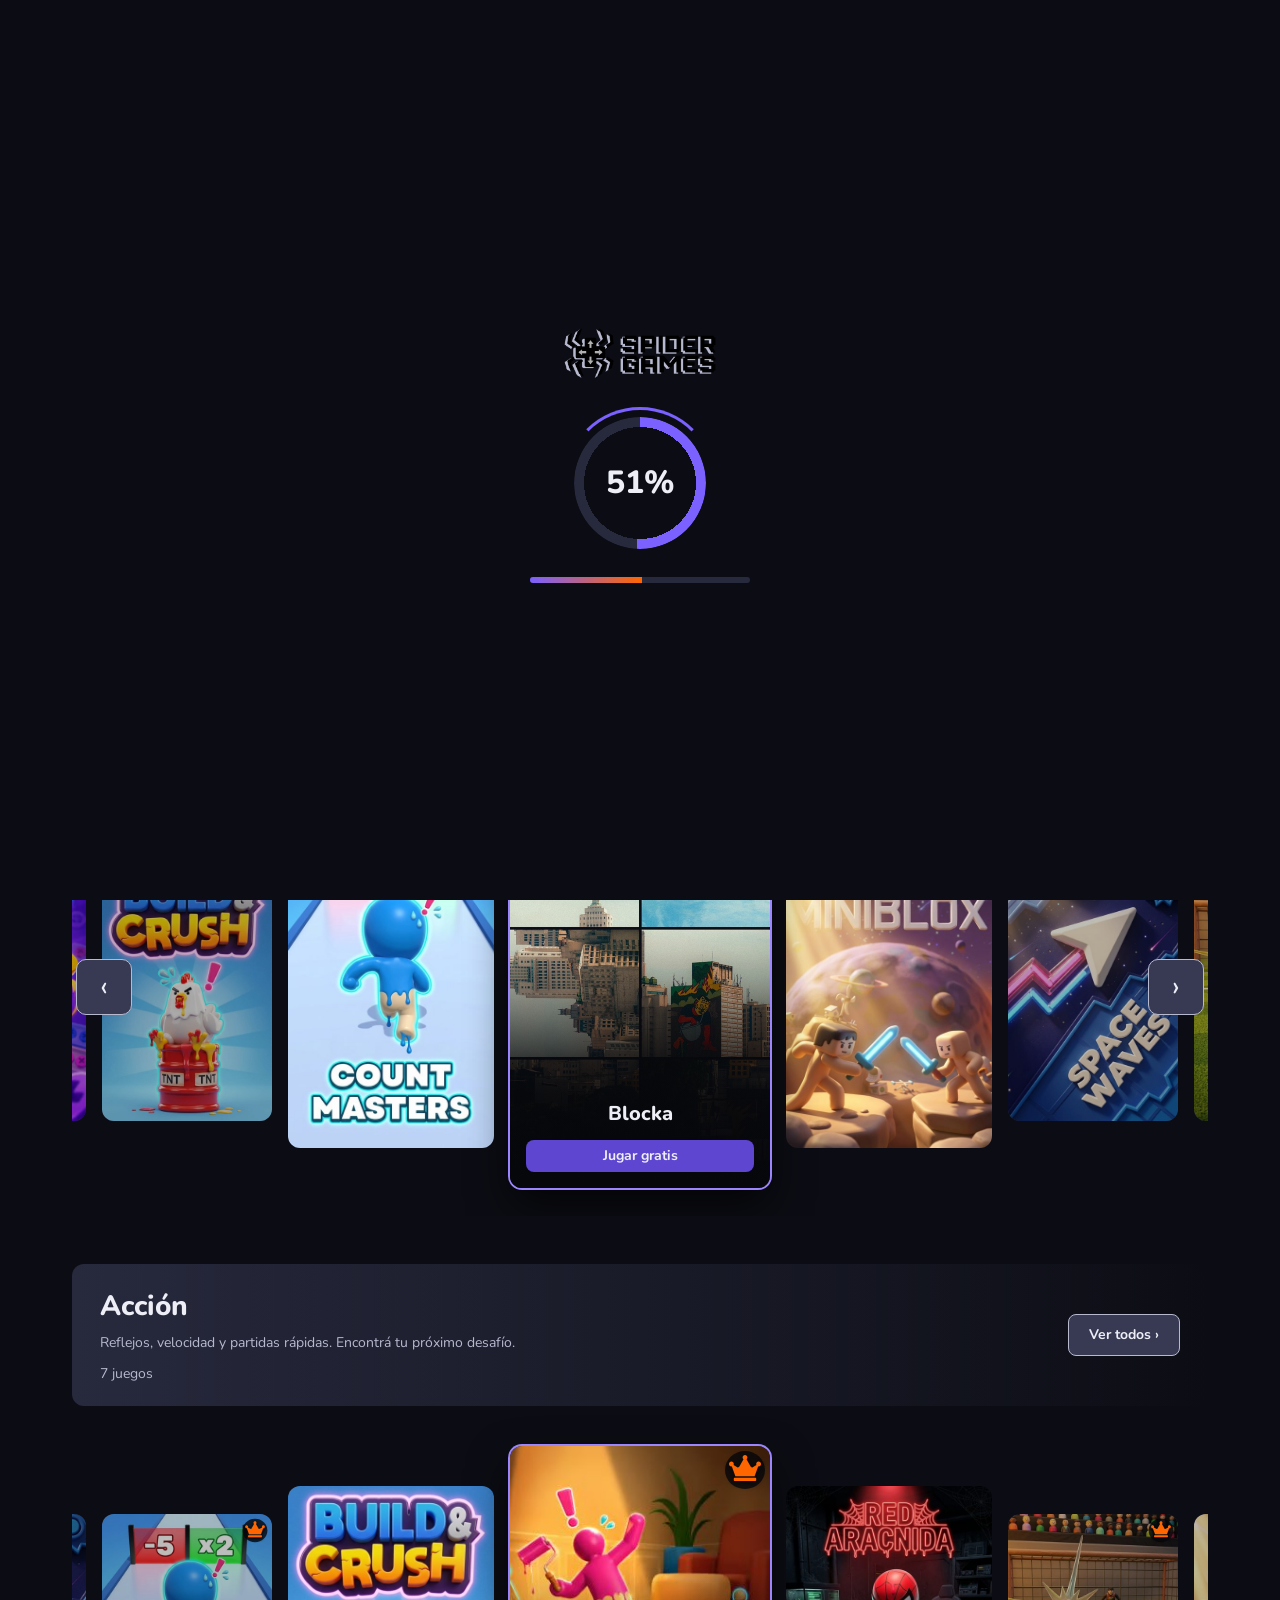
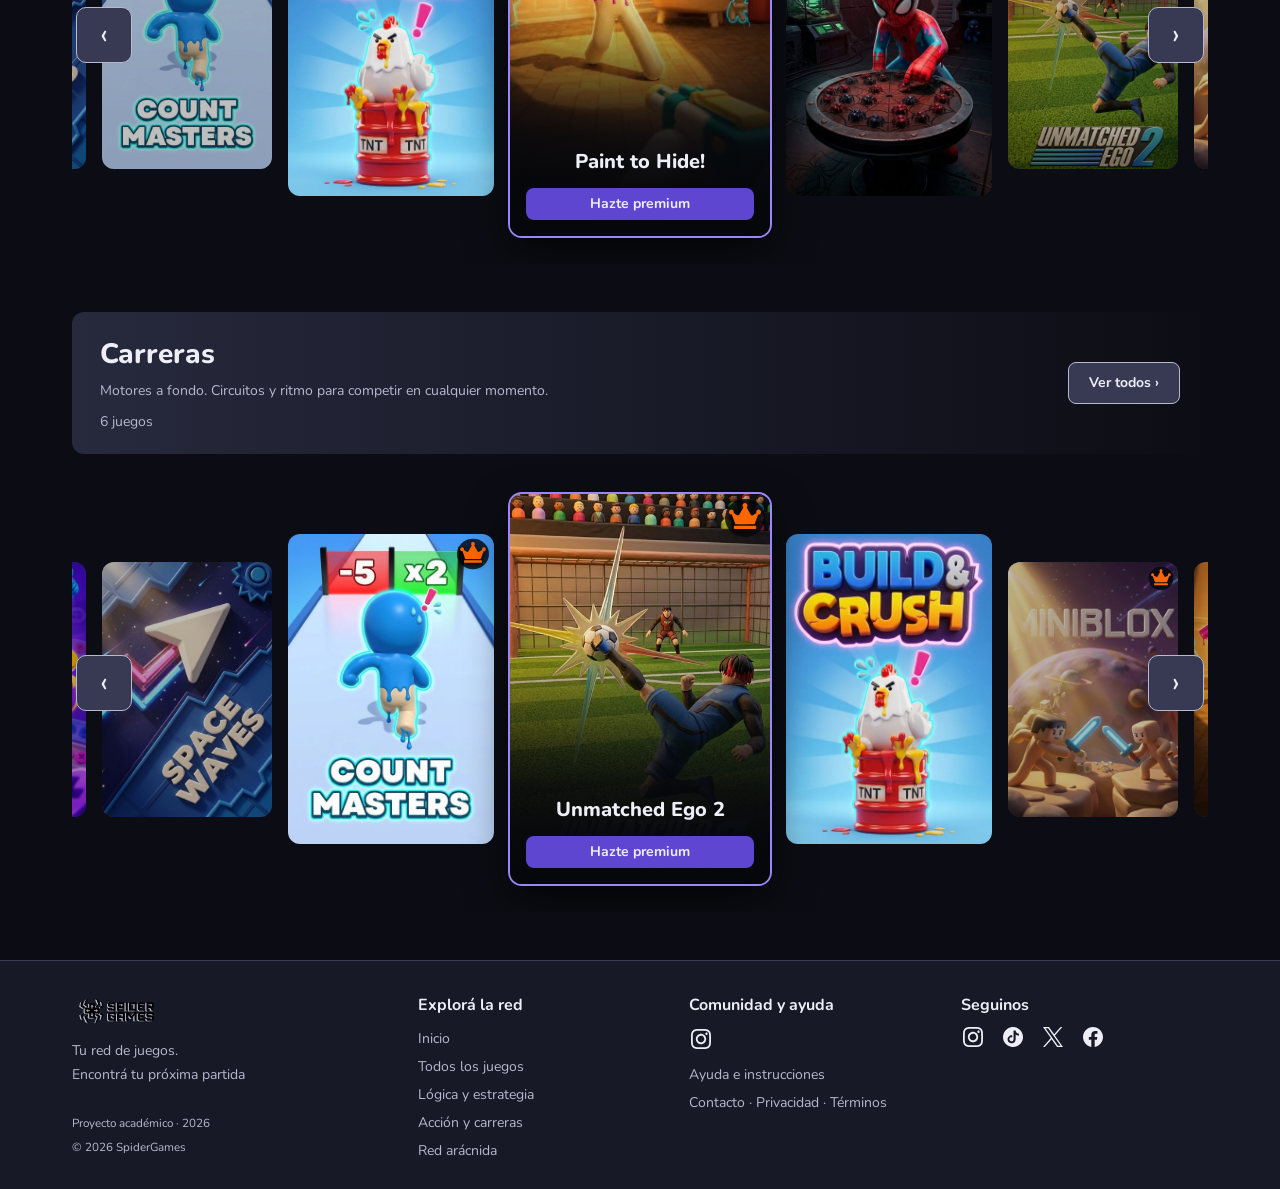
<file: index.html>
<!DOCTYPE html>
<html lang="es">
<head>
    <meta charset="utf-8">
    <meta name="viewport" content="width=device-width,initial-scale=1">
    <title>Inicio · Spider Games</title>
    <link rel="preconnect" href="https://fonts.googleapis.com">
    <link href="https://fonts.googleapis.com/css2?family=Nunito:wght@400;600;700;800&display=swap" rel="stylesheet">
    <link rel="stylesheet" href="css/style.css">
    <link rel="stylesheet" href="css/home.css">
</head>
<body>

  
    <div id="pantalla-carga" role="progressbar" aria-label="Cargando">
        <img src="assets/logo.png" alt="Spider Games">
        <div class="carga-anillo-contenedor">
            <div class="carga-anillo"></div>
            <span id="carga-porcentaje">0%</span>
        </div>
        <div class="carga-barra"><div id="carga-barra-relleno"></div></div>
    </div>

    <header class="encabezado">
        <button class="boton-icono" id="boton-menu-lateral" aria-label="Abrir menú">
            <svg class="icono-cerrado" width="26" height="24" viewBox="0 0 26 24" fill="none" xmlns="http://www.w3.org/2000/svg"><path d="M2 2H22.7059M2 12H24M20.3396 7.64846L24 12L20.3396 16.3515M2 22H22.7059" stroke="#B7B9CF" stroke-width="2" stroke-linecap="round" stroke-linejoin="round"/>
            </svg>
            <svg class="icono-abierto" width="26" height="24" viewBox="0 0 26 24" fill="none" xmlns="http://www.w3.org/2000/svg"><path d="M2 2H24M2 12H24M5.88919 7.64846L2 12L5.88919 16.3515M2 22H24" stroke="#B7B9CF" stroke-width="2" stroke-linecap="round" stroke-linejoin="round"/>
            </svg>

        </button>
        <a class="encabezado-logo" href="index.html"><img src="assets/logo.png" alt="Spider Games"></a>

        <!-- Buscador: los resultados los agrega menu.js dentro de #lista-resultados -->
        <div class="buscador">
            <input id="campo-busqueda" type="search" placeholder="Buscar juegos o categorías" autocomplete="off" aria-label="Buscar">
            <div class="buscador-resultados" id="lista-resultados">
                <a id="mensaje-sin-resultados" hidden>Sin resultados. Probá con otro nombre.</a>
            </div>
        </div>

        <div class="usuario">
            <button class="usuario-boton" id="boton-perfil" aria-label="Mi perfil"><i class="avatar"></i><span><b data-nombre-usuario>Spidey</b> ▾</span></button>
            <div class="menu-perfil" id="menu-perfil">
                <i class="avatar"></i>

                <div class="menu-perfil-nombre">
                    <b data-nombre-usuario>Spidey</b>
                    <svg width="24" height="24" viewBox="0 0 24 24" fill="none" xmlns="http://www.w3.org/2000/svg" aria-hidden="true">
                        <path d="M14 8L13.27 8.73L12.53 9.47L13.53 10.47L14.53 11.47L15.27 10.73L16 10L15 9L14 8ZM8 14V16H10L13.82 12.18L11.82 10.18L8 14Z" fill="currentColor"/>
                        <path d="M12 2C6.49 2 2 6.49 2 12C2 17.51 6.49 22 12 22C17.51 22 22 17.51 22 12C22 6.49 17.51 2 12 2ZM12 20C7.59 20 4 16.41 4 12C4 7.59 7.59 4 12 4C16.41 4 20 7.59 20 12C20 16.41 16.41 20 12 20Z" fill="currentColor"/>
                    </svg>
                </div>
                <small>peterparker@ejemplo.com</small>

                <a href="#" class="menu-perfil-premium"><img src="assets/icons/fa-solid_crown.svg" alt="" width="24" height="19"> Mejorar a premium</a>

                <a href="#">
                    <svg width="24" height="24" viewBox="0 0 24 24" fill="none" xmlns="http://www.w3.org/2000/svg" aria-hidden="true">
                        <path d="M14 8L13.27 8.73L12.53 9.47L13.53 10.47L14.53 11.47L15.27 10.73L16 10L15 9L14 8ZM8 14V16H10L13.82 12.18L11.82 10.18L8 14Z" fill="currentColor"/>
                        <path d="M12 2C6.49 2 2 6.49 2 12C2 17.51 6.49 22 12 22C17.51 22 22 17.51 22 12C22 6.49 17.51 2 12 2ZM12 20C7.59 20 4 16.41 4 12C4 7.59 7.59 4 12 4C16.41 4 20 7.59 20 12C20 16.41 16.41 20 12 20Z" fill="currentColor"/>
                    </svg>
                    Editar perfil
                </a>

                <a href="#">
                    <svg width="24" height="24" viewBox="0 0 24 24" fill="none" xmlns="http://www.w3.org/2000/svg" aria-hidden="true">
                        <path d="M21.2857 4.5H2.71429C2.3192 4.5 2 4.80469 2 5.18182V18.8182C2 19.1953 2.3192 19.5 2.71429 19.5H21.2857C21.6808 19.5 22 19.1953 22 18.8182V5.18182C22 4.80469 21.6808 4.5 21.2857 4.5ZM20.3929 6.8608V17.9659H3.60714V6.8608L2.99107 6.4027L3.8683 5.3267L4.82366 6.03622H19.1786L20.1339 5.3267L21.0112 6.4027L20.3929 6.8608ZM19.1786 6.03409L12 11.3608L4.82143 6.03409L3.86607 5.32457L2.98884 6.40057L3.60491 6.85866L11.2299 12.5178C11.4492 12.6804 11.719 12.7686 11.9967 12.7686C12.2743 12.7686 12.5441 12.6804 12.7634 12.5178L20.3929 6.8608L21.0089 6.4027L20.1317 5.3267L19.1786 6.03409Z" fill="currentColor"/>
                    </svg>
                    Preferencias de notificación
                </a>

                <a href="#">
                    <svg width="24" height="24" viewBox="0 0 24 24" fill="none" xmlns="http://www.w3.org/2000/svg" aria-hidden="true">
                        <path d="M12 3.19L19 6.3V11C19 15.52 16.02 19.69 12 20.93C7.98 19.69 5 15.52 5 11V6.3L12 3.19ZM12 1L3 5V11C3 16.55 6.84 21.74 12 23C17.16 21.74 21 16.55 21 11V5L12 1ZM11 7H13V9H11V7ZM11 11H13V17H11V11Z" fill="currentColor"/>
                    </svg>
                    Preferencias de privacidad
                </a>

                <a href="#">
                    <svg width="24" height="24" viewBox="0 0 24 24" fill="none" xmlns="http://www.w3.org/2000/svg" aria-hidden="true">
                        <path d="M21.6748 14.6648L20.1397 13.3523C20.2123 12.907 20.2498 12.4523 20.2498 11.9976C20.2498 11.5429 20.2123 11.0883 20.1397 10.6429L21.6748 9.33044C21.7906 9.23132 21.8735 9.09929 21.9124 8.95193C21.9513 8.80456 21.9445 8.64883 21.8928 8.50544L21.8717 8.44451C21.4491 7.26331 20.8162 6.16833 20.0037 5.21248L19.9615 5.16326C19.863 5.04736 19.7316 4.96405 19.5847 4.92431C19.4379 4.88456 19.2824 4.89024 19.1389 4.9406L17.2334 5.61794C16.5303 5.04138 15.7451 4.58669 14.8967 4.26794L14.5287 2.27576C14.501 2.12586 14.4282 1.98795 14.3202 1.88036C14.2122 1.77277 14.074 1.70059 13.924 1.67341L13.8607 1.66169C12.6397 1.44138 11.3553 1.44138 10.1342 1.66169L10.0709 1.67341C9.9209 1.70059 9.78271 1.77277 9.6747 1.88036C9.56669 1.98795 9.49398 2.12586 9.46622 2.27576L9.0959 4.27732C8.25424 4.59615 7.47044 5.0506 6.77559 5.62263L4.85606 4.9406C4.71254 4.88984 4.55698 4.88395 4.41003 4.92372C4.26309 4.9635 4.13173 5.04704 4.0334 5.16326L3.99122 5.21248C3.17968 6.16901 2.54693 7.26381 2.12325 8.44451L2.10215 8.50544C1.99668 8.79841 2.0834 9.12654 2.32012 9.33044L3.87403 10.657C3.80137 11.0976 3.76622 11.5476 3.76622 11.9953C3.76622 12.4453 3.80137 12.8953 3.87403 13.3336L2.32012 14.6601C2.20433 14.7593 2.12146 14.8913 2.08252 15.0387C2.04359 15.186 2.05043 15.3418 2.10215 15.4851L2.12325 15.5461C2.54747 16.7273 3.17559 17.8172 3.99122 18.7781L4.0334 18.8273C4.13197 18.9432 4.26333 19.0265 4.41019 19.0663C4.55704 19.106 4.7125 19.1003 4.85606 19.05L6.77559 18.3679C7.47403 18.9422 8.2545 19.3969 9.0959 19.7133L9.46622 21.7148C9.49398 21.8647 9.56669 22.0026 9.6747 22.1102C9.78271 22.2178 9.9209 22.29 10.0709 22.3172L10.1342 22.3289C11.3665 22.5504 12.6284 22.5504 13.8607 22.3289L13.924 22.3172C14.074 22.29 14.2122 22.2178 14.3202 22.1102C14.4282 22.0026 14.501 21.8647 14.5287 21.7148L14.8967 19.7226C15.7448 19.4047 16.5344 18.9485 17.2334 18.3726L19.1389 19.05C19.2824 19.1007 19.438 19.1066 19.5849 19.0669C19.7318 19.0271 19.8632 18.9435 19.9615 18.8273L20.0037 18.7781C20.8193 17.8148 21.4475 16.7273 21.8717 15.5461L21.8928 15.4851C21.9982 15.1969 21.9115 14.8687 21.6748 14.6648ZM18.4756 10.9195C18.5342 11.2734 18.5647 11.6367 18.5647 12C18.5647 12.3633 18.5342 12.7265 18.4756 13.0804L18.3209 14.0203L20.0717 15.5179C19.8063 16.1294 19.4713 16.7082 19.0732 17.2429L16.8982 16.4719L16.1623 17.0765C15.6022 17.5359 14.9787 17.8969 14.3037 18.15L13.4107 18.4851L12.9912 20.7586C12.3293 20.8336 11.661 20.8336 10.999 20.7586L10.5795 18.4804L9.69356 18.1406C9.02559 17.8875 8.4045 17.5265 7.84903 17.0695L7.11309 16.4625L4.92403 17.2406C4.52559 16.7039 4.19278 16.125 3.92559 15.5156L5.69512 14.0039L5.54278 13.0664C5.48653 12.7172 5.45606 12.3562 5.45606 12C5.45606 11.6414 5.48418 11.2828 5.54278 10.9336L5.69512 9.99607L3.92559 8.48435C4.19043 7.87263 4.52559 7.29607 4.92403 6.75935L7.11309 7.53748L7.84903 6.93044C8.4045 6.47341 9.02559 6.11248 9.69356 5.85935L10.5818 5.52419L11.0014 3.24607C11.66 3.17107 12.3326 3.17107 12.9936 3.24607L13.4131 5.51951L14.3061 5.85466C14.9787 6.10779 15.6045 6.46873 16.1647 6.9281L16.9006 7.53279L19.0756 6.76169C19.474 7.29841 19.8068 7.87732 20.074 8.48669L18.3232 9.98435L18.4756 10.9195ZM11.9998 7.6406C9.72168 7.6406 7.87481 9.48748 7.87481 11.7656C7.87481 14.0437 9.72168 15.8906 11.9998 15.8906C14.2779 15.8906 16.1248 14.0437 16.1248 11.7656C16.1248 9.48748 14.2779 7.6406 11.9998 7.6406ZM13.8561 13.6219C13.6126 13.866 13.3233 14.0596 13.0047 14.1916C12.6861 14.3235 12.3446 14.3911 11.9998 14.3906C11.299 14.3906 10.6404 14.1164 10.1436 13.6219C9.8994 13.3784 9.70578 13.089 9.57385 12.7705C9.44192 12.4519 9.37427 12.1104 9.37481 11.7656C9.37481 11.0648 9.64903 10.4062 10.1436 9.90935C10.6404 9.41248 11.299 9.1406 11.9998 9.1406C12.7006 9.1406 13.3592 9.41248 13.8561 9.90935C14.1002 10.1528 14.2938 10.4422 14.4258 10.7607C14.5577 11.0793 14.6253 11.4208 14.6248 11.7656C14.6248 12.4664 14.3506 13.125 13.8561 13.6219Z" fill="currentColor"/>
                    </svg>
                    Configuración de cuenta
                </a>

                <a href="#">
                    <svg width="24" height="24" viewBox="0 0 24 24" fill="none" xmlns="http://www.w3.org/2000/svg" aria-hidden="true">
                        <path d="M21.2857 4.5H2.71429C2.3192 4.5 2 4.80469 2 5.18182V18.8182C2 19.1953 2.3192 19.5 2.71429 19.5H21.2857C21.6808 19.5 22 19.1953 22 18.8182V5.18182C22 4.80469 21.6808 4.5 21.2857 4.5ZM20.3929 6.8608V17.9659H3.60714V6.8608L2.99107 6.4027L3.8683 5.3267L4.82366 6.03622H19.1786L20.1339 5.3267L21.0112 6.4027L20.3929 6.8608ZM19.1786 6.03409L12 11.3608L4.82143 6.03409L3.86607 5.32457L2.98884 6.40057L3.60491 6.85866L11.2299 12.5178C11.4492 12.6804 11.719 12.7686 11.9967 12.7686C12.2743 12.7686 12.5441 12.6804 12.7634 12.5178L20.3929 6.8608L21.0089 6.4027L20.1317 5.3267L19.1786 6.03409Z" fill="currentColor"/>
                    </svg>
                    Soporte
                </a>

                <hr>

                <a href="login.html" class="menu-perfil-salir">
                    <svg width="24" height="24" viewBox="0 0 24 24" fill="none" xmlns="http://www.w3.org/2000/svg" aria-hidden="true">
                        <path d="M17 8L21 12L17 16M21 12H7M13 16V17C13 17.7956 12.6839 18.5587 12.1213 19.1213C11.5587 19.6839 10.7956 20 10 20H6C5.20435 20 4.44129 19.6839 3.87868 19.1213C3.31607 18.5587 3 17.7956 3 17V7C3 6.20435 3.31607 5.44129 3.87868 4.87868C4.44129 4.31607 5.20435 4 6 4H10C10.7956 4 11.5587 4.31607 12.1213 4.87868C12.6839 5.44129 13 6.20435 13 7V8" stroke="currentColor" stroke-width="2" stroke-linecap="round" stroke-linejoin="round"/>
                    </svg>
                    Cerrar sesión
                </a>
            </div>
        </div>
    </header>

    
    <nav class="menu-lateral" id="menu-lateral" aria-label="Menú de SpiderGames">
        <a href="index.html"><svg width="24" height="24" viewBox="0 0 24 24" fill="none" xmlns="http://www.w3.org/2000/svg"><path d="M21.9475 11.7175C21.9625 11.695 21.985 11.665 21.9925 11.635V11.6275C22 11.6125 22 11.5975 22.0075 11.5825C22.0075 11.5675 22.015 11.5525 22.015 11.53V11.47C22.015 11.455 22.0075 11.44 22.0075 11.425V11.4175C22.0075 11.4025 22 11.3875 21.9925 11.38V11.3725L21.97 11.3275C21.9625 11.3125 21.955 11.305 21.9475 11.29L21.94 11.2825C21.9325 11.2675 21.9175 11.26 21.91 11.245C21.8992 11.2331 21.8865 11.2229 21.8725 11.215L21.865 11.2075C21.8483 11.2003 21.8331 11.1901 21.82 11.1775C19.885 10.135 18.82 8.7025 18.67 6.925C18.55 5.5675 19.015 4.5025 19.015 4.495V4.4875C19.0225 4.4725 19.03 4.4575 19.03 4.4425V4.435C19.0375 4.42 19.0375 4.405 19.0375 4.39V4.27C19.0353 4.24131 19.0277 4.21331 19.015 4.1875C19.015 4.1875 19.015 4.18 19.0075 4.18C19.0019 4.16647 18.9943 4.15383 18.985 4.1425C18.9775 4.1275 18.9625 4.1125 18.955 4.105V4.0975L18.9475 4.09L18.9325 4.075L18.9175 4.06L18.91 4.0525C18.895 4.045 18.8875 4.03 18.8725 4.0225C18.8725 4.0225 18.865 4.0225 18.865 4.015C18.8575 4.015 18.8425 4.0075 18.835 4C18.835 4 18.8275 4 18.8275 3.9925C18.8125 3.985 18.7975 3.9775 18.7825 3.9775H18.775C18.76 3.97 18.745 3.97 18.73 3.97H18.6025C18.5875 3.97 18.5725 3.9775 18.5575 3.9775C16.45 4.6075 14.6875 4.3525 13.3225 3.1975C12.2875 2.3275 11.86 1.2475 11.86 1.24L11.8375 1.195C11.83 1.18 11.8225 1.1725 11.815 1.1575L11.8075 1.15C11.8 1.135 11.785 1.1275 11.7775 1.1125L11.7475 1.0825L11.74 1.075C11.7175 1.06 11.6875 1.0375 11.6575 1.03H11.65C11.635 1.0225 11.62 1.0225 11.605 1.015C11.575 1.0075 11.56 1 11.545 1H11.4775C11.4625 1 11.4475 1.0075 11.4325 1.0075H11.425C11.41 1.0075 11.4025 1.015 11.3875 1.0225C11.3875 1.0225 11.38 1.0225 11.38 1.03L11.335 1.0525H11.3275C11.3125 1.06 11.305 1.0675 11.29 1.075L11.2825 1.0825C11.2675 1.09 11.26 1.105 11.245 1.1125L11.215 1.1425L11.2075 1.15C11.2 1.165 11.1925 1.18 11.185 1.1875C10.1425 3.1225 8.71 4.1875 6.9325 4.3375C5.5825 4.4725 4.5175 4 4.51 4H4.5025L4.4575 3.9775H4.45C4.435 3.9775 4.42 3.97 4.4125 3.97H4.2925C4.2625 3.9775 4.2325 3.985 4.2025 4C4.2025 4 4.195 4 4.195 4.0075C4.18 4.0075 4.165 4.015 4.1575 4.0225C4.135 4.0375 4.1275 4.045 4.1125 4.0525H4.105L4.0975 4.06C4.0975 4.0675 4.0975 4.075 4.09 4.075C4.0825 4.0825 4.0825 4.09 4.075 4.09L4.0675 4.0975C4.06 4.1125 4.045 4.1275 4.0375 4.1425C4.0375 4.1425 4.0375 4.15 4.03 4.15C4.03 4.1575 4.0225 4.1725 4.015 4.18C4.015 4.18 4.015 4.1875 4.0075 4.1875C4.0075 4.2025 4 4.2175 3.9925 4.24C3.9925 4.255 3.985 4.27 3.985 4.285V4.3975C3.985 4.4125 3.9925 4.4275 3.9925 4.4425C4.6225 6.55 4.3675 8.3125 3.2125 9.6775C2.3425 10.7125 1.27 11.1325 1.2475 11.14L1.2025 11.1625H1.195C1.18 11.17 1.1725 11.1775 1.1575 11.185L1.15 11.1925C1.135 11.2 1.1275 11.215 1.1125 11.2225L1.105 11.23C1.0975 11.2375 1.09 11.2525 1.075 11.26L1.0675 11.2675C1.0525 11.29 1.0375 11.32 1.0225 11.35V11.3575C1.015 11.3725 1.015 11.3875 1.0075 11.4025C1.0075 11.4175 1 11.4325 1 11.4475V11.5075C1 11.5225 1.0075 11.5375 1.0075 11.5525V11.56C1.0075 11.575 1.015 11.59 1.0225 11.5975V11.605L1.045 11.65C1.0525 11.665 1.06 11.6725 1.0675 11.6875L1.075 11.695C1.0825 11.71 1.0975 11.7175 1.105 11.7325C1.1125 11.74 1.1275 11.755 1.1425 11.7625L1.15 11.77C1.165 11.7775 1.18 11.785 1.195 11.8C3.13 12.8425 4.195 14.275 4.345 16.0525C4.48 17.4325 4.015 18.4975 4.015 18.505V18.5125C4.0075 18.5275 4 18.5425 4 18.5575V18.565C3.9925 18.58 3.9925 18.595 3.9925 18.61V18.73C4 18.76 4.0075 18.79 4.0225 18.82C4.0225 18.82 4.0225 18.8275 4.03 18.8275C4.0375 18.8425 4.045 18.8575 4.0525 18.865C4.06 18.88 4.075 18.895 4.0825 18.9025V18.91L4.09 18.9175L4.105 18.9325L4.12 18.9475L4.1275 18.955C4.1425 18.9625 4.15 18.9775 4.165 18.985C4.165 18.985 4.1725 18.985 4.1725 18.9925C4.1875 19 4.195 19.0075 4.21 19.015C4.21 19.015 4.2175 19.015 4.2175 19.0225C4.2325 19.03 4.2475 19.0375 4.2625 19.0375H4.27C4.285 19.045 4.3 19.045 4.315 19.045H4.4275C4.4425 19.045 4.4575 19.0375 4.4725 19.0375C6.58 18.4 8.3425 18.6625 9.7075 19.8175C10.7425 20.6875 11.17 21.7675 11.17 21.775L11.1925 21.82C11.2 21.835 11.2075 21.8425 11.215 21.8575L11.2225 21.865C11.23 21.88 11.245 21.8875 11.2525 21.9025L11.2825 21.9325L11.29 21.94C11.3125 21.955 11.3425 21.9775 11.3725 21.985H11.38C11.395 21.9925 11.41 21.9925 11.425 22C11.44 22 11.455 22.0075 11.47 22.0075H11.56C11.575 22.0075 11.5825 22 11.5975 22H11.605C11.6342 21.9917 11.6621 21.9791 11.6875 21.9625L11.695 21.955C11.7025 21.9475 11.7175 21.94 11.725 21.9325L11.7325 21.925C11.7475 21.9175 11.755 21.9025 11.7625 21.895L11.77 21.8875C11.7775 21.88 11.785 21.8725 11.7925 21.8575L11.8 21.85C11.8075 21.835 11.815 21.8275 11.8225 21.8125C12.865 19.8775 14.2975 18.8125 16.075 18.6625C17.425 18.5425 18.49 19.0075 18.4975 19.015C18.5125 19.0225 18.5275 19.03 18.5425 19.03H18.55C18.565 19.0375 18.58 19.0375 18.595 19.0375H18.7225C18.7525 19.03 18.7825 19.0225 18.8125 19.0075C18.8125 19.0075 18.82 19.0075 18.82 19C18.835 18.9925 18.85 18.985 18.8575 18.9775C18.8725 18.97 18.8875 18.955 18.895 18.9475H18.9025L18.91 18.94L18.925 18.925L18.94 18.91L18.9475 18.9025C18.955 18.8875 18.97 18.88 18.9775 18.865C18.9775 18.865 18.9775 18.8575 18.985 18.8575C18.9925 18.8425 19 18.835 19.0075 18.82C19.0075 18.82 19.0075 18.8125 19.015 18.8125C19.0225 18.7975 19.03 18.7825 19.03 18.7675C19.0375 18.7525 19.0375 18.7375 19.0375 18.7225V18.61C19.0375 18.595 19.03 18.58 19.03 18.565C18.4 16.4575 18.655 14.695 19.81 13.33C20.68 12.295 21.76 11.8675 21.7675 11.8675L21.8125 11.845H21.82C21.835 11.8375 21.8425 11.83 21.8575 11.8225L21.865 11.815C21.88 11.8075 21.8875 11.7925 21.9025 11.785L21.9325 11.755C21.94 11.725 21.94 11.725 21.9475 11.7175ZM20.35 11.125H17.2375C15.1075 9.925 15.6775 8.0875 15.8125 7.735L17.9575 5.59C17.8975 5.9875 17.875 6.4525 17.9125 6.9475C18.07 8.905 19.1725 10.24 20.35 11.125ZM8.125 14.02C8.0725 13.405 7.8325 12.595 7.0675 11.875H10.615L8.14 14.35C8.14 14.245 8.1325 14.1325 8.125 14.02ZM11.89 7.0975C11.965 7.1725 12.0475 7.2475 12.13 7.3225C12.58 7.705 13.2775 8.0875 14.2675 8.0875H14.395L11.89 10.5925V7.0975ZM11.14 10.5925L8.665 8.1175C8.77 8.1175 8.8825 8.1175 8.995 8.11C9.61 8.0575 10.42 7.8175 11.14 7.0525V10.5925ZM10.6075 11.125H7.1125C7.1875 11.05 7.2625 10.9675 7.3375 10.885C7.735 10.4125 8.14 9.6775 8.1025 8.62L10.6075 11.125ZM11.14 12.4075V15.91C11.065 15.835 10.9825 15.76 10.9 15.685C10.45 15.3025 9.7525 14.92 8.7625 14.92H8.635L11.14 12.4075ZM11.89 12.4075L14.365 14.8825C14.26 14.8825 14.1475 14.8825 14.035 14.89C13.42 14.9425 12.61 15.1825 11.89 15.9475V12.4075ZM12.4225 11.875H15.925C15.85 11.95 15.775 12.0325 15.7 12.115C15.3025 12.5875 14.8975 13.3225 14.935 14.38L12.4225 11.875ZM12.4225 11.125L14.8975 8.65C14.8975 8.755 14.8975 8.8675 14.905 8.98C14.9575 9.595 15.1975 10.405 15.9625 11.125H12.4225ZM12.82 3.7525C14.3125 5.0275 16.0375 5.1925 17.5 4.9825L15.295 7.1875C12.94 7.8475 12.0475 6.145 11.89 5.8V2.7625C12.13 3.085 12.4375 3.43 12.82 3.7525ZM6.9625 5.1025C8.92 4.945 10.255 3.8425 11.14 2.665V5.7775C9.94 7.9075 8.1025 7.3375 7.75 7.2025L5.605 5.0575C6.0025 5.11 6.46 5.14 6.9625 5.1025ZM3.7675 10.195C5.0425 8.7025 5.2075 6.9775 4.9975 5.515L7.2025 7.72C7.8625 10.0675 6.16 10.9675 5.815 11.125H2.7775C3.1 10.885 3.445 10.5775 3.7675 10.195ZM2.68 11.875H5.7925C7.9225 13.075 7.3525 14.9125 7.2175 15.265L5.0725 17.41C5.1325 17.0125 5.155 16.5475 5.1175 16.0525C4.96 14.095 3.8575 12.76 2.68 11.875ZM10.21 19.2475C9.055 18.265 7.7575 17.9425 6.5575 17.9425C6.205 17.9425 5.86 17.9725 5.53 18.0175L7.735 15.8125C10.09 15.1525 10.9825 16.855 11.14 17.2V20.2375C10.9 19.915 10.5925 19.57 10.21 19.2475ZM16.0675 17.8975C14.11 18.055 12.775 19.1575 11.89 20.335V17.2225C13.09 15.0925 14.9275 15.6625 15.28 15.7975L17.425 17.9425C17.0275 17.89 16.57 17.86 16.0675 17.8975ZM19.2625 12.805C17.9875 14.2975 17.8225 16.0225 18.0325 17.485L15.8275 15.28C15.1675 12.925 16.87 12.0325 17.215 11.875H20.2525C19.93 12.115 19.585 12.4225 19.2625 12.805Z" fill="#B7B9CF"/></svg>Inicio</a>
        <a href="#"><img src="assets/icons/fa-solid_crown.svg" alt="" width="24" height="19">Juegos premium</a>
        <a href="#"><svg width="24" height="24" viewBox="0 0 24 24" fill="none" xmlns="http://www.w3.org/2000/svg"><path d="M19.5492 10.9969C19.0942 9.97281 18.4328 9.05364 17.6063 8.2969L16.9242 7.67111C16.9011 7.65045 16.8732 7.63578 16.843 7.62841C16.8129 7.62103 16.7814 7.62116 16.7513 7.6288C16.7212 7.63644 16.6935 7.65134 16.6705 7.6722C16.6475 7.69307 16.63 7.71925 16.6195 7.74846L16.3148 8.62268C16.125 9.17111 15.7758 9.73127 15.2812 10.2821C15.2484 10.3172 15.2109 10.3266 15.1852 10.3289C15.1594 10.3313 15.1195 10.3266 15.0844 10.2938C15.0516 10.2656 15.0352 10.2235 15.0375 10.1813C15.1242 8.77033 14.7023 7.17893 13.7789 5.4469C13.0148 4.00783 11.9531 2.88518 10.6266 2.10236L9.65859 1.53283C9.53203 1.45783 9.37031 1.55627 9.37734 1.70393L9.42891 2.82893C9.46406 3.59768 9.375 4.27736 9.16406 4.84221C8.90625 5.53361 8.53594 6.1758 8.0625 6.75236C7.73303 7.15307 7.35959 7.51549 6.94922 7.83283C5.96087 8.5926 5.15722 9.56612 4.59844 10.6805C4.04103 11.8046 3.75068 13.0422 3.75 14.2969C3.75 15.4031 3.96797 16.4742 4.39922 17.4844C4.81562 18.457 5.41654 19.3396 6.16875 20.0836C6.92813 20.8336 7.80938 21.4242 8.79141 21.8344C9.80859 22.261 10.8867 22.4766 12 22.4766C13.1133 22.4766 14.1914 22.261 15.2086 21.8367C16.1882 21.429 17.079 20.8343 17.8312 20.086C18.5906 19.336 19.1859 18.4594 19.6008 17.4867C20.0314 16.4793 20.2523 15.3948 20.25 14.2992C20.25 13.1555 20.0156 12.0446 19.5492 10.9969Z" fill="#B7B9CF"/></svg>Tendencias</a>
        <a href="#"><svg width="24" height="24" viewBox="0 0 24 24" fill="none" xmlns="http://www.w3.org/2000/svg"><path d="M19.5492 10.9969C19.0942 9.97281 18.4328 9.05364 17.6063 8.2969L16.9242 7.67111C16.9011 7.65045 16.8732 7.63578 16.843 7.62841C16.8129 7.62103 16.7814 7.62116 16.7513 7.6288C16.7212 7.63644 16.6935 7.65134 16.6705 7.6722C16.6475 7.69307 16.63 7.71925 16.6195 7.74846L16.3148 8.62268C16.125 9.17111 15.7758 9.73127 15.2812 10.2821C15.2484 10.3172 15.2109 10.3266 15.1852 10.3289C15.1594 10.3313 15.1195 10.3266 15.0844 10.2938C15.0516 10.2656 15.0352 10.2235 15.0375 10.1813C15.1242 8.77033 14.7023 7.17893 13.7789 5.4469C13.0148 4.00783 11.9531 2.88518 10.6266 2.10236L9.65859 1.53283C9.53203 1.45783 9.37031 1.55627 9.37734 1.70393L9.42891 2.82893C9.46406 3.59768 9.375 4.27736 9.16406 4.84221C8.90625 5.53361 8.53594 6.1758 8.0625 6.75236C7.73303 7.15307 7.35959 7.51549 6.94922 7.83283C5.96087 8.5926 5.15722 9.56612 4.59844 10.6805C4.04103 11.8046 3.75068 13.0422 3.75 14.2969C3.75 15.4031 3.96797 16.4742 4.39922 17.4844C4.81562 18.457 5.41654 19.3396 6.16875 20.0836C6.92813 20.8336 7.80938 21.4242 8.79141 21.8344C9.80859 22.261 10.8867 22.4766 12 22.4766C13.1133 22.4766 14.1914 22.261 15.2086 21.8367C16.1882 21.429 17.079 20.8343 17.8312 20.086C18.5906 19.336 19.1859 18.4594 19.6008 17.4867C20.0314 16.4793 20.2523 15.3948 20.25 14.2992C20.25 13.1555 20.0156 12.0446 19.5492 10.9969Z" fill="#B7B9CF"/></svg>Novedades</a>
        <a href="#"><svg width="24" height="24" viewBox="0 0 24 24" fill="none" xmlns="http://www.w3.org/2000/svg"><path d="M12 1.125C7.5 1.125 4.5 4.875 4.5 8.625C4.5 17.625 8.25 22.875 12 22.875C15.75 22.875 19.5 17.625 19.5 8.625C19.5 4.875 16.5 1.125 12 1.125ZM6 7.875C6.36563 9.375 7.64062 12.1828 10.5 13.875L8.25 16.125C5.07656 14.1984 5.25 9.375 6 7.875ZM18 7.875C18.75 9.375 18.9234 14.1984 15.75 16.125L13.5 13.875C16.3594 12.1828 17.6344 9.375 18 7.875Z" fill="#B7B9CF"/></svg>Originales</a>
        <a href="#"><svg width="24" height="24" viewBox="0 0 24 24" fill="none" xmlns="http://www.w3.org/2000/svg"><path d="M4.19995 6.00002C5.1937 6.00002 5.99995 5.19377 5.99995 4.20002C5.99995 3.20627 5.1937 2.40002 4.19995 2.40002C3.2062 2.40002 2.39995 3.20627 2.39995 4.20002C2.39995 5.19377 3.2062 6.00002 4.19995 6.00002ZM3.59995 7.20002C2.2762 7.20002 1.19995 8.27627 1.19995 9.60002V14.4C1.19995 15.0638 1.7362 15.6 2.39995 15.6C2.76745 15.6 3.0937 15.435 3.31495 15.18L4.21495 20.5988C4.3237 21.2513 4.94245 21.6938 5.59495 21.585C6.24745 21.4763 6.68995 20.8575 6.5812 20.205L5.81245 15.6038H6.4012L7.5262 20.6625C7.6687 21.3113 8.30995 21.7163 8.9587 21.5738C9.60745 21.4313 10.0125 20.79 9.86995 20.1413L7.7212 10.4663L12.0825 12.4838C12.1012 12.495 12.1237 12.5025 12.1425 12.51C12.4649 12.645 12.8175 12.6263 13.1137 12.4838C13.2412 12.4238 13.3612 12.3375 13.4625 12.2325C13.5787 12.1125 13.6687 11.97 13.7287 11.805C13.7325 11.7938 13.7362 11.7788 13.74 11.7675L13.8337 11.4863C14.0475 10.845 14.52 10.3275 15.135 10.0538L15.435 9.92252C15.4725 9.90752 15.5062 9.89252 15.5437 9.87752L14.91 12.2588C14.7 13.05 14.9062 13.8938 15.4612 14.4975L18.1124 17.3888L18.9375 20.6925C19.0987 21.3338 19.7512 21.7275 20.3925 21.5663C21.0337 21.405 21.4274 20.7525 21.2662 20.1113L20.4037 16.6575C20.3324 16.365 20.1862 16.0988 19.9837 15.8775L18.1274 13.8525L18.8512 11.3963L19.2112 12.2588C19.3762 12.6563 19.6799 12.9825 20.0662 13.1775L21.0674 13.6763C21.66 13.9725 22.3799 13.7325 22.6762 13.14C22.9725 12.5475 22.7325 11.8275 22.14 11.5313L21.3375 11.13L20.7637 9.75002C20.1224 8.20877 18.615 7.20377 16.9424 7.20377C16.0875 7.20377 15.2437 7.38377 14.4637 7.72877L14.1637 7.86002C13.2557 8.26555 12.4949 8.94126 11.985 9.79502L7.0987 7.53377C6.6262 7.31252 6.1087 7.20002 5.58745 7.20002H3.59995ZM18.6 6.00002C19.5937 6.00002 20.4 5.19377 20.4 4.20002C20.4 3.20627 19.5937 2.40002 18.6 2.40002C17.6062 2.40002 16.8 3.20627 16.8 4.20002C16.8 5.19377 17.6062 6.00002 18.6 6.00002ZM14.3137 14.985L13.3762 17.325L11.1487 19.5525C10.6799 20.0213 10.6799 20.7825 11.1487 21.2513C11.6174 21.72 12.3787 21.72 12.8475 21.2513L15.1612 18.9375C15.3337 18.765 15.4687 18.5588 15.5587 18.3338L16.1025 16.9763L14.5762 15.3113C14.4825 15.21 14.3962 15.1013 14.3137 14.9888V14.985Z" fill="#B7B9CF"/></svg>Multijugador</a>
        <a href="#"><svg width="24" height="24" viewBox="0 0 24 24" fill="none" xmlns="http://www.w3.org/2000/svg"><path d="M21.29 16.71L22.71 15.29L19.5 12.11L16.5 11.26L18.41 11L22.6 7.80001L21.4 6.20001L17.59 9.05001L14.91 9.50001L18.11 6.31001L17 1.76001L15 2.24001L15.86 5.69001L14.76 6.83001C14.5295 6.28884 14.145 5.82739 13.6542 5.50304C13.1635 5.17869 12.5883 5.00576 12 5.00576C11.4118 5.00576 10.8366 5.17869 10.3458 5.50304C9.85512 5.82739 9.47058 6.28884 9.24004 6.83001L8.11004 5.69001L9.00004 2.24001L7.00004 1.76001L5.89004 6.31001L9.09004 9.50001L6.40004 9.05001L2.60004 6.20001L1.40004 7.80001L5.60004 11L7.46004 11.31L4.46004 12.16L1.29004 15.29L2.71004 16.71L5.50004 13.89L7.87004 13.22L4.00004 16.54V22H6.00004V17.46L7.56004 16.12C7.73362 17.1723 8.2753 18.1287 9.08849 18.8188C9.90168 19.5088 10.9335 19.8876 12 19.8876C13.0665 19.8876 14.0984 19.5088 14.9116 18.8188C15.7248 18.1287 16.2665 17.1723 16.44 16.12L18 17.46V22H20V16.54L16.13 13.22L18.5 13.89L21.29 16.71Z" fill="#B7B9CF"/></svg>Todos los juegos</a>
        <h5>Categorías</h5>
        <a href="#"><svg width="24" height="24" viewBox="0 0 24 24" fill="none" xmlns="http://www.w3.org/2000/svg"><path d="M9.51789 22C9.02789 20.4023 8.28872 19.2112 7.30039 18.4265C5.81789 17.25 3.46239 17.9815 2.59239 16.7675C1.72239 15.5535 3.20189 13.3215 3.72089 12.0045C4.23989 10.6875 1.73089 10.222 2.02389 9.848C2.21889 9.59867 3.48706 8.87933 5.82839 7.69C6.49339 3.89667 8.95022 2 13.1989 2C19.5719 2 21.9999 7.403 21.9999 10.84C21.9999 14.276 19.0599 17.978 14.8719 18.7765C14.4976 19.3218 15.0376 20.3963 16.4919 22" stroke="#B7B9CF" stroke-width="2.3335" stroke-linecap="round" stroke-linejoin="round"/><path fill-rule="evenodd" clip-rule="evenodd" d="M9.74986 7.25C9.42286 8.517 9.52003 9.40683 10.0414 9.9195C10.5624 10.4318 11.4504 10.7668 12.7054 10.9245C12.4204 12.5588 12.7675 13.3255 13.7469 13.2245C14.7259 13.1238 15.3142 12.7172 15.5119 12.0045C17.0419 12.4345 17.8712 12.0745 17.9999 10.9245C18.1924 9.1995 17.2624 7.824 16.8809 7.824C16.4994 7.824 15.5119 7.7775 15.5119 7.25C15.5119 6.7225 14.3579 6.425 13.3164 6.425C12.2749 6.425 12.9014 5.7225 11.4714 6C10.518 6.185 9.94419 6.60167 9.74986 7.25Z" fill="#B7B9CF" stroke="#B7B9CF" stroke-width="2" stroke-linejoin="round"/><path d="M15.2498 12.75C14.7413 13.0655 14.0438 13.59 13.7498 14C13.0153 15.025 12.4198 15.649 12.2898 16.304" stroke="#B7B9CF" stroke-width="2" stroke-linecap="round"/></svg>Lógica</a>
        <a href="#"><svg width="24" height="24" viewBox="0 0 24 24" fill="none" xmlns="http://www.w3.org/2000/svg"><path d="M16.6157 8.0567L16.6128 8.08795L16.6392 8.07135L20.8853 5.46979L18.7222 9.80377L18.7075 9.83307L18.7388 9.82623L22.897 8.95807L19.7739 12.4258L19.7573 12.4444L19.7817 12.4512L23.0718 13.3165L19.8677 15.0518L19.8452 15.0635L19.8657 15.0782L22.3657 16.8028H19.2358L19.2466 16.8253L20.4595 19.4171L17.9683 18.5616C17.9686 18.5606 17.9698 18.5596 17.9702 18.5587C17.9725 18.5529 17.9746 18.5465 17.9771 18.5391L17.9497 18.5245C17.4735 19.1297 16.8692 19.7036 16.1226 20.2256C18.4917 17.6171 18.7357 14.5952 17.5659 12.212C16.388 9.81236 13.7792 8.06438 10.4722 8.04303C11.2076 7.64577 11.9509 7.43403 12.6763 7.38385L12.73 7.38092L12.6821 7.35455C12.6263 7.32429 12.5702 7.29328 12.5142 7.26178C12.4615 7.23217 12.4087 7.20163 12.356 7.17291L13.3022 4.59967L14.1733 7.21295L14.1919 7.19147L17.0503 3.72662L16.6157 8.0567ZM8.68408 10.5069L8.69971 10.5206L8.70947 10.502L8.95752 10.0049C8.98972 9.94056 9.02234 9.88392 9.05713 9.83405L9.84033 11.7305C9.36798 12.5113 9.35917 13.3835 9.27979 14.9151L9.31006 14.919C9.69395 13.3976 10.0732 12.5381 10.7358 11.7676C11.3454 11.1616 11.9846 10.8588 12.6177 10.7833C13.2509 10.7077 13.8795 10.8592 14.4683 11.1622C15.6453 11.7679 16.6612 12.9794 17.23 14.1924C17.257 14.6086 17.0834 15.0484 16.7632 15.4913C16.4425 15.9348 15.9754 16.3802 15.4175 16.8047C14.3039 17.652 12.8312 18.4157 11.4497 18.9239L9.896 17.6827L9.8667 17.6602L9.87061 17.6973L10.0376 19.3604C9.55813 19.4756 9.1148 19.5465 8.73291 19.5616C8.35016 19.5766 8.03038 19.5363 7.79736 19.4317L6.48291 16.8116L6.48193 16.8096L4.18408 13.4708C5.03712 13.2248 5.969 12.7601 6.86377 11.8653L7.01904 11.711L7.0249 11.7051L7.02295 11.6973L6.42627 8.38776L8.68408 10.5069ZM6.54346 4.82916C6.58033 4.83145 6.61431 4.84354 6.65186 4.86432L6.78271 4.95319C6.87943 5.0269 6.99142 5.1493 7.11182 5.30768C7.2321 5.46592 7.36061 5.65911 7.4917 5.87213C7.72781 6.25553 7.97479 6.70685 8.27393 7.13385C8.57043 7.55708 8.919 7.95861 9.36279 8.25006C9.29418 8.38115 9.19548 8.47658 9.04541 8.60846C8.89378 8.7417 8.69108 8.91209 8.49658 9.14557L5.14795 6.0069L5.11377 5.97467L5.12158 6.02155L6.09033 11.4024C4.70136 12.7046 3.32584 12.8591 2.26611 12.879C2.23902 11.7404 1.82107 11.038 1.4751 10.459C1.28416 10.1424 1.11489 9.86354 1.01025 9.52057C0.905911 9.17835 0.865915 8.77111 0.934082 8.19733C2.35313 5.74469 4.25556 4.98445 6.03271 4.98444H6.14014V4.98639L6.14795 4.98248L6.2417 4.93073C6.36302 4.86073 6.44465 4.83027 6.51514 4.83014L6.54346 4.82916Z" fill="#B7B9CF" stroke="#B7B9CF" stroke-width="0.03125"/></svg>Acción</a>
        <a href="#"><svg width="24" height="24" viewBox="0 0 24 24" fill="none" xmlns="http://www.w3.org/2000/svg"><path d="M7.9888 2.53121C8.00955 2.42615 8.00899 2.318 7.98716 2.21316C7.96533 2.10832 7.92268 2.00894 7.86172 1.92089C7.80077 1.83284 7.72277 1.75793 7.63232 1.70058C7.54188 1.64324 7.44085 1.60464 7.33522 1.58707C7.22958 1.5695 7.12149 1.57332 7.01736 1.5983C6.91323 1.62328 6.81517 1.66891 6.729 1.73248C6.64283 1.79606 6.5703 1.87629 6.51571 1.96842C6.46112 2.06055 6.42558 2.1627 6.4112 2.26881L3.2112 21.4688C3.19045 21.5739 3.19101 21.682 3.21284 21.7869C3.23467 21.8917 3.27732 21.9911 3.33828 22.0791C3.39923 22.1672 3.47724 22.2421 3.56768 22.2994C3.65812 22.3568 3.75915 22.3954 3.86479 22.413C3.97042 22.4305 4.07851 22.4267 4.18264 22.4017C4.28677 22.3767 4.38483 22.3311 4.471 22.2675C4.55717 22.204 4.6297 22.1237 4.68429 22.0316C4.73888 21.9395 4.77442 21.8373 4.7888 21.7312L5.8608 15.2992C7.1504 15.488 8.544 15.5504 9.6416 16.32C10.3207 16.808 11.106 17.1277 11.9328 17.2528C13.4784 17.4864 14.8608 16.6368 16.3872 16.8784L18.4496 17.1888C18.8656 17.2528 19.2976 16.9328 19.36 16.5168L20.7744 7.02241L20.7808 7.01601C20.8018 6.80715 20.743 6.59809 20.6163 6.43074C20.4896 6.26338 20.3043 6.1501 20.0976 6.11361L18.0352 5.80321C16.4944 5.57441 15.1088 6.40001 13.5824 6.17121C12.8978 6.06725 12.2466 5.80601 11.68 5.40801C10.4976 4.58081 9.0896 4.44321 7.7024 4.24801L7.9888 2.53121ZM7.0448 8.19201L7.5728 5.03681C8.5312 5.16801 9.5456 5.24321 10.4336 5.62721L9.9616 8.77121C9.0496 8.39841 8.0192 8.32641 7.0448 8.19201ZM5.9936 14.512L6.5216 11.3536C7.5136 11.4912 8.5648 11.5616 9.4944 11.9424L9.9744 8.78081C11.0272 9.21281 11.8288 9.95361 13.0032 10.1264L13.4832 6.95841C14.664 7.13601 15.6416 6.67521 16.776 6.58401L16.296 9.72961C15.16 9.82561 14.1776 10.3056 13 10.1296L12.5424 13.2944C11.3648 13.1184 10.5616 12.3744 9.504 11.944L9.024 15.1056C8.072 14.7232 7.0032 14.656 5.9936 14.512ZM12.544 13.296C13.7184 13.472 14.7056 12.9888 15.8416 12.8944L16.296 9.72961C17.344 9.63361 18.416 9.90721 19.4448 10.064L18.9968 13.2256C17.9664 13.0704 16.8912 12.7952 15.8432 12.8944L15.3632 16.056C14.2288 16.1328 13.2272 16.632 12.064 16.456L12.544 13.296Z" fill="#B7B9CF"/></svg>Carreras</a>
        <a href="#"><svg width="24" height="24" viewBox="0 0 24 24" fill="none" xmlns="http://www.w3.org/2000/svg"><path d="M20 17H19.37C19.98 14.79 20.78 10.37 18.64 7.26001C17.21 5.18001 14.78 4.09001 11.42 4.01001L9.71 2.30001C9.5 2.09001 9.21 1.99001 8.9 2.01001C8.6 2.04001 8.33 2.20001 8.17 2.45001L2.17 11.45C1.91 11.85 1.96 12.37 2.29 12.71L4.29 14.71C4.63 15.05 5.16 15.1 5.55 14.83L8.3 13H8.86L5.53 17H4C2.9 17 2 17.9 2 19V20C2 21.1 2.9 22 4 22H20C21.1 22 22 21.1 22 20V19C22 17.9 21.1 17 20 17ZM9.5 9.75001C9.16848 9.75001 8.85054 9.61832 8.61612 9.3839C8.3817 9.14948 8.25 8.83153 8.25 8.50001C8.25 8.16849 8.3817 7.85055 8.61612 7.61613C8.85054 7.38171 9.16848 7.25001 9.5 7.25001C9.83152 7.25001 10.1495 7.38171 10.3839 7.61613C10.6183 7.85055 10.75 8.16849 10.75 8.50001C10.75 8.83153 10.6183 9.14948 10.3839 9.3839C10.1495 9.61832 9.83152 9.75001 9.5 9.75001Z" fill="#B7B9CF"/></svg>Estrategia</a>
        <a href="#"><svg width="24" height="24" viewBox="0 0 24 24" fill="none" xmlns="http://www.w3.org/2000/svg"><path d="M21 9.5C21 7.04 19.02 5.04 16.57 5C15.79 3.2 14.01 2 12 2C9.99 2 8.21 3.2 7.43 5C6.24911 5.01966 5.12317 5.50228 4.29461 6.34393C3.46605 7.18558 3.00115 8.31895 3 9.5C3 9.75 3.02 10 3.07 10.26C2.37 11.2 2 12.34 2 13.5C2 16.53 4.47 19 7.5 19H11V22H13V19H16.5C19.53 19 22 16.53 22 13.5C22 12.34 21.62 11.21 20.93 10.26C20.98 10 21 9.75 21 9.5Z" fill="#B7B9CF"/></svg>Aventura</a>
        <a href="#"><svg width="24" height="24" viewBox="0 0 24 24" fill="none" xmlns="http://www.w3.org/2000/svg"><path d="M19.5 21C19.5 21.3978 19.342 21.7794 19.0607 22.0607C18.7794 22.342 18.3979 22.5 18 22.5H9.00005C8.60222 22.5 8.22069 22.342 7.93939 22.0607C7.65808 21.7794 7.50005 21.3978 7.50005 21V18H19.5V21ZM15 1.5C16.5913 1.5 18.1175 2.13214 19.2427 3.25736C20.3679 4.38258 21 5.9087 21 7.5V11.376C20.9997 12.7731 20.6741 14.151 20.049 15.4005L19.5 16.5H7.50005L3.62105 12.621C3.32506 12.3241 3.12363 11.9462 3.04217 11.5349C2.9607 11.1237 3.00285 10.6975 3.1633 10.3102C3.32375 9.92287 3.59531 9.59174 3.94373 9.35856C4.29214 9.12539 4.70181 9.00062 5.12105 9H6.00005V7.5C6.00005 5.9087 6.63219 4.38258 7.75741 3.25736C8.88263 2.13214 10.4087 1.5 12 1.5H15Z" fill="#B7B9CF"/></svg>Lucha</a>
        <a href="#"><svg width="24" height="24" viewBox="0 0 24 24" fill="none" xmlns="http://www.w3.org/2000/svg"><path d="M11.1826 2.72251C11.6439 2.29501 12.3563 2.29501 12.8139 2.72251L16.2001 5.86126V5.40001C16.2001 4.73626 16.7363 4.20001 17.4001 4.20001H18.6001C19.2638 4.20001 19.8001 4.73626 19.8001 5.40001V9.20626L21.2176 10.5225C21.5776 10.86 21.6976 11.3813 21.5176 11.8388C21.3376 12.2963 20.8951 12.6 20.4001 12.6H19.8001V19.2C19.8001 20.5238 18.7239 21.6 17.4001 21.6H6.6001C5.27635 21.6 4.2001 20.5238 4.2001 19.2V12.6H3.6001C3.1051 12.6 2.6626 12.2963 2.4826 11.8388C2.3026 11.3813 2.4226 10.8563 2.7826 10.5225L11.1826 2.72251ZM10.5001 10.8C10.0013 10.8 9.6001 11.2013 9.6001 11.7V14.7C9.6001 15.1988 10.0013 15.6 10.5001 15.6H13.5001C13.9988 15.6 14.4001 15.1988 14.4001 14.7V11.7C14.4001 11.2013 13.9988 10.8 13.5001 10.8H10.5001Z" fill="#B7B9CF"/></svg>Simulación</a>
        <a href="#"><svg width="24" height="24" viewBox="0 0 24 24" fill="none" xmlns="http://www.w3.org/2000/svg"><path d="M16.1784 22.5H12.8438C12.62 22.5 12.4054 22.4111 12.2471 22.2529C12.0889 22.0946 12 21.88 12 21.6562V20.3573C12.0006 20.1578 11.9606 19.9603 11.8823 19.7768C11.8041 19.5933 11.6892 19.4276 11.5448 19.29C11.1802 18.9342 10.6505 18.7369 10.0969 18.7505C9.09562 18.7739 8.25 19.6551 8.25 20.6751V21.6562C8.25 21.88 8.16111 22.0946 8.00287 22.2529C7.84464 22.4111 7.63003 22.5 7.40625 22.5H4.10719C3.76481 22.5 3.42578 22.4325 3.10946 22.3015C2.79314 22.1705 2.50573 21.9785 2.26363 21.7364C1.77469 21.2474 1.5 20.5843 1.5 19.8928V16.5937C1.5 16.37 1.58889 16.1553 1.74713 15.9971C1.90536 15.8389 2.11997 15.75 2.34375 15.75H3.64266C4.07203 15.75 4.48969 15.5662 4.81875 15.2344C5.00182 15.0498 5.14659 14.8309 5.24474 14.5902C5.34288 14.3495 5.39246 14.0918 5.39062 13.8319C5.37656 12.8386 4.55906 12 3.60516 12H2.34375C2.11997 12 1.90536 11.9111 1.74713 11.7529C1.58889 11.5946 1.5 11.38 1.5 11.1562V7.85717C1.5 7.51479 1.56744 7.17576 1.69846 6.85944C1.82948 6.54313 2.02153 6.25571 2.26363 6.01361C2.75257 5.52467 3.41572 5.24998 4.10719 5.24998H6.69656C6.79602 5.24998 6.8914 5.21048 6.96173 5.14015C7.03205 5.06982 7.07156 4.97444 7.07156 4.87498V4.57123C7.07156 4.16331 7.15281 3.75948 7.31057 3.3833C7.46832 3.00712 7.69943 2.66612 7.99039 2.38022C8.28135 2.09432 8.62635 1.86924 9.00524 1.71811C9.38413 1.56698 9.78933 1.49283 10.1972 1.49998C11.8608 1.52905 13.2141 2.92405 13.2141 4.6092V4.87498C13.2141 4.97444 13.2536 5.06982 13.3239 5.14015C13.3942 5.21048 13.4896 5.24998 13.5891 5.24998H16.1784C16.5161 5.24998 16.8505 5.3165 17.1625 5.44573C17.4745 5.57497 17.758 5.76439 17.9968 6.00318C18.2356 6.24197 18.425 6.52546 18.5543 6.83745C18.6835 7.14945 18.75 7.48384 18.75 7.82155V10.4109C18.75 10.5104 18.7895 10.6058 18.8598 10.6761C18.9302 10.7464 19.0255 10.7859 19.125 10.7859H19.3903C21.105 10.7859 22.5 12.1453 22.5 13.8159C22.5 15.532 21.1223 16.9284 19.4288 16.9284H19.125C19.0255 16.9284 18.9302 16.9679 18.8598 17.0383C18.7895 17.1086 18.75 17.204 18.75 17.3034V19.9284C18.75 20.2661 18.6835 20.6005 18.5543 20.9125C18.425 21.2245 18.2356 21.508 17.9968 21.7468C17.758 21.9856 17.4745 22.175 17.1625 22.3042C16.8505 22.4335 16.5161 22.5 16.1784 22.5Z" fill="#B7B9CF"/></svg>Puzzles</a>
        <a href="#"><svg width="24" height="24" viewBox="0 0 24 24" fill="none" xmlns="http://www.w3.org/2000/svg"><path d="M12 2C6.48 2 2 6.48 2 12C2 17.52 6.48 22 12 22C17.52 22 22 17.52 22 12C22 6.48 17.52 2 12 2ZM13 5.3L14.35 4.35C16.1593 4.90977 17.7114 6.0933 18.73 7.69L18.34 9.03L16.99 9.49L13 6.7V5.3ZM9.65 4.35L11 5.3V6.7L7.01 9.49L5.66 9.03L5.27 7.69C6.295 6.09919 7.84466 4.91749 9.65 4.35ZM7.08 17.11L5.94 17.21C4.6866 15.7639 3.99767 13.9137 4 12C4 11.88 4.01 11.77 4.02 11.65L5.02 10.92L6.4 11.4L7.86 15.74L7.08 17.11ZM14.5 19.59C13.71 19.85 12.87 20 12 20C11.13 20 10.29 19.85 9.5 19.59L8.81 18.1L9.45 17H14.56L15.2 18.11L14.5 19.59ZM14.27 15H9.73L8.38 10.98L12 8.44L15.63 10.98L14.27 15ZM18.06 17.21L16.92 17.11L16.13 15.74L17.59 11.4L18.98 10.93L19.98 11.66C19.99 11.77 20 11.88 20 12C20 13.99 19.27 15.81 18.06 17.21Z" fill="#B7B9CF"/></svg>Deportes</a>
        <a href="#"><svg width="24" height="24" viewBox="0 0 24 24" fill="none" xmlns="http://www.w3.org/2000/svg"><path d="M21.5801 16.09L20.4901 8.43C20.3538 7.47722 19.8782 6.60566 19.1506 5.97551C18.4231 5.34536 17.4926 4.99897 16.5301 5H7.47012C5.48012 5 3.79012 6.46 3.51012 8.43L2.42012 16.09C2.34417 16.619 2.4367 17.1585 2.68457 17.632C2.93245 18.1055 3.3231 18.489 3.80113 18.728C4.27916 18.967 4.8203 19.0494 5.34782 18.9637C5.87534 18.8779 6.36246 18.6282 6.74012 18.25L9.00012 16H15.0001L17.2501 18.25C17.7301 18.73 18.3801 19 19.0501 19C20.6101 19 21.8001 17.63 21.5801 16.09ZM11.0001 11H9.00012V13H8.00012V11H6.00012V10H8.00012V8H9.00012V10H11.0001V11ZM15.0001 10C14.4501 10 14.0001 9.55 14.0001 9C14.0001 8.45 14.4501 8 15.0001 8C15.5501 8 16.0001 8.45 16.0001 9C16.0001 9.55 15.5501 10 15.0001 10ZM17.0001 13C16.4501 13 16.0001 12.55 16.0001 12C16.0001 11.45 16.4501 11 17.0001 11C17.5501 11 18.0001 11.45 18.0001 12C18.0001 12.55 17.5501 13 17.0001 13Z" fill="#B7B9CF"/></svg>Arcade</a>
        <a href="#"><svg width="24" height="24" viewBox="0 0 24 24" fill="none" xmlns="http://www.w3.org/2000/svg"><path d="M20.1 2C19.0043 1.99778 17.9503 2.41981 17.1589 3.17764C16.3675 3.93546 15.9002 4.97022 15.855 6.065L15.465 15H19.5V22H21V2H20.1ZM12.75 14.625V2H11.25V14.625C9.96 15.045 9 16.51 9 18.25C9 20.32 10.345 22 12 22C13.655 22 15 20.32 15 18.25C15 16.505 14.04 15.04 12.75 14.625ZM9.5 5.75C9.5 3.68 7.82 2 5.75 2C3.68 2 2 3.68 2 5.75C2 9.21 3.045 12.85 5 13.6V22H6.5V13.6C8.455 12.85 9.5 9.205 9.5 5.75ZM3.5 5.75C3.5 4.775 4.13 3.95 5 3.64V11.775C4.24 10.87 3.5 8.71 3.5 5.75ZM6.5 3.64C7.37 3.95 8 4.775 8 5.75C8 8.71 7.26 10.87 6.5 11.775V3.64Z" fill="#B7B9CF"/></svg>Cocina</a>
        <a href="#"><svg width="24" height="24" viewBox="0 0 24 24" fill="none" xmlns="http://www.w3.org/2000/svg"><path d="M11.1562 0.75C11.0071 0.75 10.864 0.809263 10.7585 0.914752C10.653 1.02024 10.5938 1.16332 10.5938 1.3125V3.67969C6.60328 4.3492 3.5625 7.81922 3.5625 12C3.5625 16.1808 6.60328 19.6508 10.5938 20.3203V22.6875C10.5938 22.8367 10.653 22.9798 10.7585 23.0852C10.864 23.1907 11.0071 23.25 11.1562 23.25H12.8438C12.9929 23.25 13.136 23.1907 13.2415 23.0852C13.347 22.9798 13.4062 22.8367 13.4062 22.6875V20.3203C17.3967 19.6508 20.4375 16.1808 20.4375 12C20.4375 7.81922 17.3967 4.3492 13.4062 3.67969V1.3125C13.4062 1.16332 13.347 1.02024 13.2415 0.914752C13.136 0.809263 12.9929 0.75 12.8438 0.75H11.1562ZM10.5938 8.02148V9.32812C10.5938 9.47731 10.653 9.62038 10.7585 9.72587C10.864 9.83136 11.0071 9.89062 11.1562 9.89062H12.8438C12.9929 9.89062 13.136 9.83136 13.2415 9.72587C13.347 9.62038 13.4062 9.47731 13.4062 9.32812V8.02148C15.0448 8.60067 16.2188 10.1632 16.2188 12C16.2188 13.8368 15.0448 15.3994 13.4062 15.9785V14.6719C13.4062 14.5227 13.347 14.3796 13.2415 14.2741C13.136 14.1686 12.9929 14.1094 12.8438 14.1094H11.1562C11.0071 14.1094 10.864 14.1686 10.7585 14.2741C10.653 14.3796 10.5938 14.5227 10.5938 14.6719V15.9785C8.95523 15.3993 7.78125 13.8368 7.78125 12C7.78125 10.1632 8.95523 8.60063 10.5938 8.02148Z" fill="#B7B9CF"/></svg>Disparos</a>
        <a href="#"><svg width="24" height="24" viewBox="0 0 24 24" fill="none" xmlns="http://www.w3.org/2000/svg"><path d="M20 3H4C2.9 3 2 3.9 2 5V17C2 18.1 2.9 19 4 19H7V21C7 21.36 7.19 21.69 7.51 21.87C7.66 21.96 7.83 22 8 22C8.17 22 8.36 21.95 8.51 21.86L13.27 19H19.99C21.09 19 21.99 18.1 21.99 17V5C21.99 3.9 21.09 3 19.99 3H20ZM13 16H11V14H13V16ZM14.47 11.97C14.05 12.39 13.55 12.69 13 12.85V12.99H11V11.99C11 11.44 11.45 10.99 12 10.99C12.2967 10.9902 12.5868 10.9024 12.8335 10.7376C13.0803 10.5729 13.2726 10.3386 13.3861 10.0645C13.4996 9.79034 13.5292 9.4887 13.4711 9.19774C13.4131 8.90678 13.27 8.63959 13.06 8.43C12.49 7.86 11.51 7.86 10.94 8.43C10.66 8.71 10.5 9.09 10.5 9.49H8.5C8.5 8.56 8.86 7.68 9.53 7.02C10.85 5.7 13.16 5.7 14.48 7.02C15.14 7.68 15.51 8.56 15.51 9.49C15.51 10.42 15.15 11.3 14.48 11.96L14.47 11.97Z" fill="#B7B9CF"/></svg>Trivia</a>
        <a href="#"><svg width="24" height="24" viewBox="0 0 24 24" fill="none" xmlns="http://www.w3.org/2000/svg"><path d="M17 2H7C5.9 2 5 2.9 5 4V20C5 21.1 5.9 22 7 22H17C18.1 22 19 21.1 19 20V4C19 2.9 18.1 2 17 2ZM12 17L9 12L12 7L15 12L12 17Z" fill="#B7B9CF"/></svg>Cartas</a>
        <h5>© 2026 SpiderGames</h5>
    </nav>

    <template id="molde-resultado-busqueda"><a href="#"><img alt=""><span></span></a></template>

    <div class="aviso" id="aviso" role="status">
        <div><b></b><span></span></div>
        <button aria-label="Cerrar">✕</button>
    </div>

    <main class="contenedor">

        <section class="destacado">
            <img src="assets/games/spider.jpg" alt="Spider-Man juega Peg Solitaire en su guarida">
            <div class="destacado-texto"> 
                <p class="texto-ayuda">Destacado para vos · Peg Solitaire</p>
                <h1>Red Aracnida</h1>
                <p>Tu próximo desafío de lógica. Saltá entre telarañas, planeá cada movimiento y dejá una sola ficha.</p>
                <a class="boton boton-primario boton-grande" href="game.html">Jugar Red Aracnida gratis</a>
            </div>
        </section>

        <section class="seccion">
            <div class="seccion-encabezado">
                    <div>
                     <h2>Más relevantes</h2>
                            <p class="texto-ayuda">Pensá tu próximo movimiento. Solo desafíos para jugar a tu ritmo.</p>
                            <p class="texto-ayuda seccion-cantidad">6 juegos</p>
                    </div>
                    <a class="boton boton-secundario" href="#">Ver todos ›</a>
            </div>
            <div class="carrusel">
                <button class="flecha flecha-anterior" aria-label="Anterior"><span>‹</span></button>
                <div class="carrusel-pista">
                    
                    <article class="tarjeta-juego">
                        <img src="assets/games/build-and-crush.jpg" alt="Build &amp; Crush" loading="lazy">
                        <div class="tarjeta-info"><h3>Build &amp; Crush</h3><a class="boton boton-primario" data-juego="build-and-crush" href="#">Jugar gratis</a></div>
                    </article>
                    <article class="tarjeta-juego">
                        <img src="assets/games/count-masters.jpg" alt="Count Masters" loading="lazy">
                        <span class="tarjeta-corona"></span>
                        <div class="tarjeta-info"><h3>Count Masters</h3><a class="boton boton-primario" data-juego="count-masters" href="#">Hazte premium</a></div>
                    </article>
                    <article class="tarjeta-juego">
                        <img src="assets/games/blocka-card.jpg" alt="Blocka" loading="lazy">
                        <div class="tarjeta-info"><h3>Blocka</h3><a class="boton boton-primario" data-juego="blocka" href="blocka.html">Jugar gratis</a></div>
                    </article>
                    <article class="tarjeta-juego">
                        <img src="assets/games/uniblox.jpg" alt="Miniblox" loading="lazy">
                        <span class="tarjeta-corona"></span>
                        <div class="tarjeta-info"><h3>Miniblox</h3><a class="boton boton-primario" data-juego="miniblox" href="#" data-premium="1">Hazte premium</a></div>
                    </article>
                    <article class="tarjeta-juego">
                        <img src="assets/games/space-waves.jpg" alt="Space Waves" loading="lazy">
                        <div class="tarjeta-info"><h3>Space Waves</h3><a class="boton boton-primario" data-juego="space-waves" href="#">Jugar gratis</a></div>
                    </article>
                    <article class="tarjeta-juego">
                        <img src="assets/games/unmatched-ego-2.jpg" alt="Unmatched Ego 2" loading="lazy">
                        <span class="tarjeta-corona"></span>
                        <div class="tarjeta-info"><h3>Unmatched Ego 2</h3><a class="boton boton-primario" data-juego="unmatched-ego-2" href="#">Hazte premium</a></div>
                    </article>
                    <article class="tarjeta-juego">
                        <img src="assets/games/paint-to-hide.jpg" alt="Paint to Hide!" loading="lazy">
                        <span class="tarjeta-corona"></span>
                        <div class="tarjeta-info"><h3>Paint to Hide!</h3><a class="boton boton-primario" data-juego="paint-to-hide" href="#">Hazte premium</a></div>
                    </article>
                    <article class="tarjeta-juego">
                        <img src="assets/games/screw-sorting.jpg" alt="Screw Sorting" loading="lazy">
                        <div class="tarjeta-info"><h3>Screw Sorting</h3><a class="boton boton-primario" data-juego="screw-sorting" href="#">Jugar gratis</a></div>
                    </article>
                </div>
                <button class="flecha flecha-siguiente" aria-label="Siguiente"><span>›</span></button>
            </div>
        </section>

        <section class="seccion">
            <div class="seccion-encabezado">
                <div>
                    <h2>Acción</h2>
                        <p class="texto-ayuda">Reflejos, velocidad y partidas rápidas. Encontrá tu próximo desafío.</p>
                        <p class="texto-ayuda seccion-cantidad">7 juegos</p>
                </div>
                <a class="boton boton-secundario" href="#">Ver todos ›</a>
            </div>
            <div class="carrusel">
                <button class="flecha flecha-anterior" aria-label="Anterior"><span>‹</span></button>
                <div class="carrusel-pista">
                    <article class="tarjeta-juego">
                        <img src="assets/games/count-masters.jpg" alt="Count Masters" loading="lazy">
                        <span class="tarjeta-corona"></span>
                        <div class="tarjeta-info"><h3>Count Masters</h3><a class="boton boton-primario" data-juego="count-masters" href="#">Hazte premium</a></div>
                    </article>
                    <article class="tarjeta-juego">
                        <img src="assets/games/build-and-crush.jpg" alt="Build &amp; Crush" loading="lazy">
                        <div class="tarjeta-info"><h3>Build &amp; Crush</h3><a class="boton boton-primario" data-juego="build-and-crush" href="#">Jugar gratis</a></div>
                    </article>
                    <article class="tarjeta-juego">
                        <img src="assets/games/paint-to-hide.jpg" alt="Paint to Hide!" loading="lazy">
                        <span class="tarjeta-corona"></span>
                        <div class="tarjeta-info"><h3>Paint to Hide!</h3><a class="boton boton-primario" data-juego="paint-to-hide" href="#">Hazte premium</a></div>
                    </article>
                    <article class="tarjeta-juego">
                        <img src="assets/games/red-aracnida-card.jpg" alt="Peg Solitaire: Red arácnida" loading="lazy">
                        <div class="tarjeta-info"><h3>Peg Solitaire: Red arácnida</h3><a class="boton boton-primario" data-juego="red-aracnida" href="game.html">Jugar gratis</a></div>
                    </article>
                    <article class="tarjeta-juego">
                        <img src="assets/games/unmatched-ego-2.jpg" alt="Unmatched Ego 2" loading="lazy">
                        <span class="tarjeta-corona"></span>
                        <div class="tarjeta-info"><h3>Unmatched Ego 2</h3><a class="boton boton-primario" data-juego="unmatched-ego-2" href="#">Hazte premium</a></div>
                    </article>
                    <article class="tarjeta-juego">
                        <img src="assets/games/uniblox.jpg" alt="Miniblox" loading="lazy">
                        <span class="tarjeta-corona"></span>
                        <div class="tarjeta-info"><h3>Miniblox</h3><a class="boton boton-primario" data-juego="miniblox" href="#" data-premium="1">Hazte premium</a></div>
                    </article>
                    <article class="tarjeta-juego">
                        <img src="assets/games/space-waves.jpg" alt="Space Waves" loading="lazy">
                        <div class="tarjeta-info"><h3>Space Waves</h3><a class="boton boton-primario" data-juego="space-waves" href="#">Jugar gratis</a></div>
                    </article>
                </div>
                <button class="flecha flecha-siguiente" aria-label="Siguiente"><span>›</span></button>
            </div>
        </section>

        <section class="seccion">
            <div class="seccion-encabezado">
                <div>
                    <h2>Carreras</h2>
                        <p class="texto-ayuda">Motores a fondo. Circuitos y ritmo para competir en cualquier momento.</p>
                        <p class="texto-ayuda seccion-cantidad">6 juegos</p>
                </div>
                <a class="boton boton-secundario" href="#">Ver todos ›</a>
            </div>
            <div class="carrusel">
                <button class="flecha flecha-anterior" aria-label="Anterior"><span>‹</span></button>
                <div class="carrusel-pista">
                    <article class="tarjeta-juego">
                        <img src="assets/games/space-waves.jpg" alt="Space Waves" loading="lazy">
                        <div class="tarjeta-info"><h3>Space Waves</h3><a class="boton boton-primario" data-juego="space-waves" href="#">Jugar gratis</a></div>
                    </article>
                    <article class="tarjeta-juego">
                        <img src="assets/games/count-masters.jpg" alt="Count Masters" loading="lazy">
                        <span class="tarjeta-corona"></span>
                        <div class="tarjeta-info"><h3>Count Masters</h3><a class="boton boton-primario" data-juego="count-masters" href="#">Hazte premium</a></div>
                    </article>
                    <article class="tarjeta-juego">
                        <img src="assets/games/unmatched-ego-2.jpg" alt="Unmatched Ego 2" loading="lazy">
                        <span class="tarjeta-corona"></span>
                        <div class="tarjeta-info"><h3>Unmatched Ego 2</h3><a class="boton boton-primario" data-juego="unmatched-ego-2" href="#">Hazte premium</a></div>
                    </article>
                    <article class="tarjeta-juego">
                        <img src="assets/games/build-and-crush.jpg" alt="Build &amp; Crush" loading="lazy">
                        <div class="tarjeta-info"><h3>Build &amp; Crush</h3><a class="boton boton-primario" data-juego="build-and-crush" href="#">Jugar gratis</a></div>
                    </article>
                    <article class="tarjeta-juego">
                        <img src="assets/games/uniblox.jpg" alt="Miniblox" loading="lazy">
                        <span class="tarjeta-corona"></span>
                        <div class="tarjeta-info"><h3>Miniblox</h3><a class="boton boton-primario" data-juego="miniblox" href="#" data-premium="1">Hazte premium</a></div>
                    </article>
                    <article class="tarjeta-juego">
                        <img src="assets/games/paint-to-hide.jpg" alt="Paint to Hide!" loading="lazy">
                        <span class="tarjeta-corona"></span>
                        <div class="tarjeta-info"><h3>Paint to Hide!</h3><a class="boton boton-primario" data-juego="paint-to-hide" href="#">Hazte premium</a></div>
                    </article>
                    <article class="tarjeta-juego">
                        <img src="assets/games/screw-sorting.jpg" alt="Screw Sorting" loading="lazy">
                        <div class="tarjeta-info"><h3>Screw Sorting</h3><a class="boton boton-primario" data-juego="screw-sorting" href="#">Jugar gratis</a></div>
                    </article>
                </div>
                <button class="flecha flecha-siguiente" aria-label="Siguiente"><span>›</span></button>
            </div>
        </section>
    </main>

    <footer class="pie-de-pagina">
        <div class="contenedor pie-columnas">
            <div>
                <img src="assets/logo.png" alt="Spider Games">
                <p>Tu red de juegos.<br>Encontrá tu próxima partida</p><br>
                <small>Proyecto académico · 2026</small>
                <small>© 2026 SpiderGames</small>
            </div>
            <div>
                <h4>Explorá la red</h4>
                <a href="index.html">Inicio</a>
                <a href="#">Todos los juegos</a>
                <a href="#">Lógica y estrategia</a>
                <a href="#">Acción y carreras</a>
                <a href="game.html">Red arácnida</a>
            </div>
            <div>
                <h4>Comunidad y ayuda</h4>
                <a href="#" aria-label="Instagram"><svg width="24" height="24" viewBox="0 0 24 24" fill="none" xmlns="http://www.w3.org/2000/svg"><path fill-rule="evenodd" clip-rule="evenodd" d="M7.87727 2.06C8.94364 2.01091 9.28364 2 12 2C14.7164 2 15.0564 2.01182 16.1218 2.06C17.1873 2.10818 17.9145 2.27818 18.5509 2.52455C19.2173 2.77636 19.8218 3.17 20.3218 3.67909C20.8309 4.17818 21.2236 4.78182 21.4745 5.44909C21.7218 6.08545 21.8909 6.81273 21.94 7.87636C21.9891 8.94455 22 9.28455 22 12C22 14.7155 21.9882 15.0564 21.94 16.1227C21.8918 17.1864 21.7218 17.9136 21.4745 18.55C21.2235 19.2173 20.8302 19.8219 20.3218 20.3218C19.8218 20.8309 19.2173 21.2236 18.5509 21.4745C17.9145 21.7218 17.1873 21.8909 16.1236 21.94C15.0564 21.9891 14.7164 22 12 22C9.28364 22 8.94364 21.9882 7.87727 21.94C6.81364 21.8918 6.08636 21.7218 5.45 21.4745C4.78269 21.2235 4.17807 20.8302 3.67818 20.3218C3.16962 19.8223 2.77595 19.218 2.52455 18.5509C2.27818 17.9145 2.10909 17.1873 2.06 16.1236C2.01091 15.0555 2 14.7155 2 12C2 9.28455 2.01182 8.94364 2.06 7.87818C2.10818 6.81273 2.27818 6.08545 2.52455 5.44909C2.77622 4.78195 3.1702 4.17763 3.67909 3.67818C4.17837 3.16973 4.78235 2.77607 5.44909 2.52455C6.08545 2.27818 6.81364 2.10909 7.87727 2.06ZM16.04 3.86C14.9855 3.81182 14.6691 3.80182 11.9991 3.80182C9.32909 3.80182 9.01273 3.81182 7.95818 3.86C6.98273 3.90455 6.45364 4.06727 6.10091 4.20455C5.63455 4.38636 5.30091 4.60182 4.95091 4.95182C4.61884 5.27436 4.36347 5.66736 4.20364 6.10182C4.06636 6.45455 3.90364 6.98364 3.85909 7.95909C3.81091 9.01364 3.80091 9.33 3.80091 12C3.80091 14.67 3.81091 14.9864 3.85909 16.0409C3.90364 17.0164 4.06636 17.5455 4.20364 17.8982C4.36364 18.3318 4.61909 18.7255 4.95091 19.0482C5.27364 19.38 5.66727 19.6355 6.10091 19.7955C6.45364 19.9327 6.98273 20.0955 7.95818 20.14C9.01273 20.1882 9.32818 20.1982 11.9991 20.1982C14.67 20.1982 14.9855 20.1882 16.04 20.14C17.0155 20.0955 17.5445 19.9327 17.8973 19.7955C18.3636 19.6136 18.6973 19.3982 19.0473 19.0482C19.3791 18.7255 19.6345 18.3318 19.7945 17.8982C19.9318 17.5455 20.0945 17.0164 20.1391 16.0409C20.1873 14.9864 20.1973 14.67 20.1973 12C20.1973 9.33 20.1873 9.01364 20.1391 7.95909C20.0945 6.98364 19.9318 6.45455 19.7945 6.10182C19.6127 5.63545 19.3973 5.30182 19.0473 4.95182C18.7247 4.61975 18.3317 4.36438 17.8973 4.20455C17.5445 4.06727 17.0155 3.90455 16.04 3.86ZM10.7218 15.0827C11.4351 15.3797 12.2294 15.4197 12.969 15.1961C13.7086 14.9725 14.3476 14.499 14.7769 13.8566C15.2062 13.2142 15.3991 12.4426 15.3228 11.6737C15.2464 10.9049 14.9055 10.1863 14.3582 9.64091C14.0093 9.29225 13.5875 9.02528 13.123 8.85922C12.6586 8.69317 12.1631 8.63215 11.6723 8.68056C11.1814 8.72897 10.7074 8.88562 10.2844 9.13921C9.86132 9.3928 9.49977 9.73704 9.22573 10.1471C8.95169 10.5572 8.77199 11.023 8.69956 11.5109C8.62713 11.9988 8.66377 12.4966 8.80686 12.9687C8.94994 13.4407 9.19589 13.8751 9.52702 14.2407C9.85815 14.6062 10.2662 14.8938 10.7218 15.0827ZM8.36545 8.36545C8.84275 7.88816 9.40938 7.50955 10.033 7.25124C10.6566 6.99293 11.325 6.85998 12 6.85998C12.675 6.85998 13.3434 6.99293 13.967 7.25124C14.5906 7.50955 15.1573 7.88816 15.6345 8.36545C16.1118 8.84275 16.4905 9.40938 16.7488 10.033C17.0071 10.6566 17.14 11.325 17.14 12C17.14 12.675 17.0071 13.3434 16.7488 13.967C16.4905 14.5906 16.1118 15.1573 15.6345 15.6345C14.6706 16.5985 13.3632 17.14 12 17.14C10.6368 17.14 9.3294 16.5985 8.36545 15.6345C7.40151 14.6706 6.85998 13.3632 6.85998 12C6.85998 10.6368 7.40151 9.3294 8.36545 8.36545ZM18.28 7.62545C18.3983 7.51388 18.493 7.37971 18.5585 7.23089C18.624 7.08206 18.6589 6.92161 18.6613 6.75903C18.6637 6.59645 18.6334 6.43504 18.5723 6.28437C18.5111 6.1337 18.4204 5.99683 18.3054 5.88185C18.1904 5.76688 18.0536 5.67614 17.9029 5.61502C17.7522 5.55389 17.5908 5.52361 17.4282 5.52598C17.2657 5.52835 17.1052 5.56332 16.9564 5.62881C16.8076 5.69431 16.6734 5.789 16.5618 5.90727C16.3448 6.1373 16.226 6.44284 16.2306 6.75903C16.2352 7.07522 16.3629 7.37716 16.5865 7.60077C16.8101 7.82437 17.1121 7.95203 17.4282 7.95664C17.7444 7.96125 18.05 7.84245 18.28 7.62545Z" fill="#EDEEF6"/></svg></a>
                <a href="#">Ayuda e instrucciones</a>
                <a href="#">Contacto · Privacidad · Términos</a>
            </div>
            <div>
            <h4>Seguinos</h4>
            <div class="redes">
                <a href="#" aria-label="Instagram"><svg width="24" height="24" viewBox="0 0 24 24" fill="none" xmlns="http://www.w3.org/2000/svg"><path fill-rule="evenodd" clip-rule="evenodd" d="M7.87727 2.06C8.94364 2.01091 9.28364 2 12 2C14.7164 2 15.0564 2.01182 16.1218 2.06C17.1873 2.10818 17.9145 2.27818 18.5509 2.52455C19.2173 2.77636 19.8218 3.17 20.3218 3.67909C20.8309 4.17818 21.2236 4.78182 21.4745 5.44909C21.7218 6.08545 21.8909 6.81273 21.94 7.87636C21.9891 8.94455 22 9.28455 22 12C22 14.7155 21.9882 15.0564 21.94 16.1227C21.8918 17.1864 21.7218 17.9136 21.4745 18.55C21.2235 19.2173 20.8302 19.8219 20.3218 20.3218C19.8218 20.8309 19.2173 21.2236 18.5509 21.4745C17.9145 21.7218 17.1873 21.8909 16.1236 21.94C15.0564 21.9891 14.7164 22 12 22C9.28364 22 8.94364 21.9882 7.87727 21.94C6.81364 21.8918 6.08636 21.7218 5.45 21.4745C4.78269 21.2235 4.17807 20.8302 3.67818 20.3218C3.16962 19.8223 2.77595 19.218 2.52455 18.5509C2.27818 17.9145 2.10909 17.1873 2.06 16.1236C2.01091 15.0555 2 14.7155 2 12C2 9.28455 2.01182 8.94364 2.06 7.87818C2.10818 6.81273 2.27818 6.08545 2.52455 5.44909C2.77622 4.78195 3.1702 4.17763 3.67909 3.67818C4.17837 3.16973 4.78235 2.77607 5.44909 2.52455C6.08545 2.27818 6.81364 2.10909 7.87727 2.06ZM16.04 3.86C14.9855 3.81182 14.6691 3.80182 11.9991 3.80182C9.32909 3.80182 9.01273 3.81182 7.95818 3.86C6.98273 3.90455 6.45364 4.06727 6.10091 4.20455C5.63455 4.38636 5.30091 4.60182 4.95091 4.95182C4.61884 5.27436 4.36347 5.66736 4.20364 6.10182C4.06636 6.45455 3.90364 6.98364 3.85909 7.95909C3.81091 9.01364 3.80091 9.33 3.80091 12C3.80091 14.67 3.81091 14.9864 3.85909 16.0409C3.90364 17.0164 4.06636 17.5455 4.20364 17.8982C4.36364 18.3318 4.61909 18.7255 4.95091 19.0482C5.27364 19.38 5.66727 19.6355 6.10091 19.7955C6.45364 19.9327 6.98273 20.0955 7.95818 20.14C9.01273 20.1882 9.32818 20.1982 11.9991 20.1982C14.67 20.1982 14.9855 20.1882 16.04 20.14C17.0155 20.0955 17.5445 19.9327 17.8973 19.7955C18.3636 19.6136 18.6973 19.3982 19.0473 19.0482C19.3791 18.7255 19.6345 18.3318 19.7945 17.8982C19.9318 17.5455 20.0945 17.0164 20.1391 16.0409C20.1873 14.9864 20.1973 14.67 20.1973 12C20.1973 9.33 20.1873 9.01364 20.1391 7.95909C20.0945 6.98364 19.9318 6.45455 19.7945 6.10182C19.6127 5.63545 19.3973 5.30182 19.0473 4.95182C18.7247 4.61975 18.3317 4.36438 17.8973 4.20455C17.5445 4.06727 17.0155 3.90455 16.04 3.86ZM10.7218 15.0827C11.4351 15.3797 12.2294 15.4197 12.969 15.1961C13.7086 14.9725 14.3476 14.499 14.7769 13.8566C15.2062 13.2142 15.3991 12.4426 15.3228 11.6737C15.2464 10.9049 14.9055 10.1863 14.3582 9.64091C14.0093 9.29225 13.5875 9.02528 13.123 8.85922C12.6586 8.69317 12.1631 8.63215 11.6723 8.68056C11.1814 8.72897 10.7074 8.88562 10.2844 9.13921C9.86132 9.3928 9.49977 9.73704 9.22573 10.1471C8.95169 10.5572 8.77199 11.023 8.69956 11.5109C8.62713 11.9988 8.66377 12.4966 8.80686 12.9687C8.94994 13.4407 9.19589 13.8751 9.52702 14.2407C9.85815 14.6062 10.2662 14.8938 10.7218 15.0827ZM8.36545 8.36545C8.84275 7.88816 9.40938 7.50955 10.033 7.25124C10.6566 6.99293 11.325 6.85998 12 6.85998C12.675 6.85998 13.3434 6.99293 13.967 7.25124C14.5906 7.50955 15.1573 7.88816 15.6345 8.36545C16.1118 8.84275 16.4905 9.40938 16.7488 10.033C17.0071 10.6566 17.14 11.325 17.14 12C17.14 12.675 17.0071 13.3434 16.7488 13.967C16.4905 14.5906 16.1118 15.1573 15.6345 15.6345C14.6706 16.5985 13.3632 17.14 12 17.14C10.6368 17.14 9.3294 16.5985 8.36545 15.6345C7.40151 14.6706 6.85998 13.3632 6.85998 12C6.85998 10.6368 7.40151 9.3294 8.36545 8.36545ZM18.28 7.62545C18.3983 7.51388 18.493 7.37971 18.5585 7.23089C18.624 7.08206 18.6589 6.92161 18.6613 6.75903C18.6637 6.59645 18.6334 6.43504 18.5723 6.28437C18.5111 6.1337 18.4204 5.99683 18.3054 5.88185C18.1904 5.76688 18.0536 5.67614 17.9029 5.61502C17.7522 5.55389 17.5908 5.52361 17.4282 5.52598C17.2657 5.52835 17.1052 5.56332 16.9564 5.62881C16.8076 5.69431 16.6734 5.789 16.5618 5.90727C16.3448 6.1373 16.226 6.44284 16.2306 6.75903C16.2352 7.07522 16.3629 7.37716 16.5865 7.60077C16.8101 7.82437 17.1121 7.95203 17.4282 7.95664C17.7444 7.96125 18.05 7.84245 18.28 7.62545Z" fill="#EDEEF6"/></svg></a>
                <a href="#" aria-label="TikTok"><svg width="24" height="24" viewBox="0 0 24 24" fill="none" xmlns="http://www.w3.org/2000/svg"><rect width="24" height="24" fill="#181926"/><path d="M12 2C10.0222 2 8.08879 2.58649 6.4443 3.6853C4.79981 4.78412 3.51809 6.3459 2.76121 8.17316C2.00433 10.0004 1.8063 12.0111 2.19215 13.9509C2.578 15.8907 3.53041 17.6725 4.92894 19.0711C6.32746 20.4696 8.10929 21.422 10.0491 21.8078C11.9889 22.1937 13.9996 21.9957 15.8268 21.2388C17.6541 20.4819 19.2159 19.2002 20.3147 17.5557C21.4135 15.9112 22 13.9778 22 12C21.9974 9.34865 20.9429 6.80664 19.0681 4.93186C17.1934 3.05707 14.6514 2.00265 12 2ZM17.939 9.713V10.359C17.939 10.4084 17.9291 10.4574 17.9099 10.5029C17.8907 10.5485 17.8625 10.5897 17.8271 10.6242C17.7917 10.6587 17.7497 10.6858 17.7037 10.7038C17.6576 10.7218 17.6084 10.7303 17.559 10.729C16.5032 10.6544 15.493 10.2689 14.656 9.621V14.349C14.6558 14.8723 14.5513 15.3903 14.3487 15.8727C14.1461 16.3552 13.8494 16.7924 13.476 17.159C13.0995 17.5351 12.6517 17.8324 12.1589 18.0333C11.6661 18.2342 11.1382 18.3347 10.606 18.329C9.53587 18.3274 8.50876 17.9076 7.744 17.159C7.25739 16.6684 6.9069 16.0596 6.727 15.3924C6.5471 14.7252 6.544 14.0227 6.718 13.354C6.877 12.712 7.198 12.122 7.651 11.641C7.98883 11.2281 8.41468 10.8959 8.8974 10.6687C9.38012 10.4415 9.90751 10.3251 10.441 10.328H11.261V12.031C11.2614 12.0805 11.2512 12.1294 11.2311 12.1746C11.2111 12.2199 11.1816 12.2603 11.1447 12.2932C11.1078 12.3261 11.0643 12.3508 11.0171 12.3656C10.9699 12.3804 10.9201 12.385 10.871 12.379C10.3949 12.236 9.88186 12.2834 9.44004 12.5113C8.99822 12.7392 8.66214 13.1297 8.50265 13.6005C8.34315 14.0714 8.37269 14.5858 8.58505 15.0352C8.79741 15.4847 9.176 15.8342 9.641 16.01C9.911 16.165 10.213 16.256 10.523 16.277C10.763 16.287 11.003 16.257 11.231 16.185C11.6116 16.0566 11.9427 15.8126 12.1781 15.4871C12.4134 15.1615 12.5414 14.7707 12.544 14.369V5.754C12.544 5.65869 12.5818 5.56728 12.6491 5.49979C12.7164 5.43231 12.8077 5.39426 12.903 5.394H14.318C14.4099 5.39411 14.4984 5.4294 14.5651 5.49262C14.6319 5.55584 14.6719 5.6422 14.677 5.734C14.7286 6.17523 14.8687 6.6015 15.089 6.98727C15.3093 7.37303 15.6052 7.71035 15.959 7.979C16.4371 8.33789 17.0049 8.55796 17.6 8.615C17.6891 8.62262 17.7725 8.66228 17.8346 8.72663C17.8968 8.79097 17.9335 8.87566 17.938 8.965L17.939 9.713Z" fill="#EDEEF6"/></svg></a>
                <a href="#" aria-label="X"><svg width="24" height="24" viewBox="0 0 24 24" fill="none" xmlns="http://www.w3.org/2000/svg"><path d="M13.9205 10.4667L21.375 2H19.6136L13.1477 9.35556L7.97727 2H2L9.81818 13.1222L2 22H3.76136L10.5909 14.2333L16.0455 22H22L13.8977 10.4667H13.9205ZM11.5 13.2111L10.7045 12.1L4.40909 3.28889H7.125L12.2045 10.4L13 11.5111L19.6136 20.7556H16.8977L11.5 13.2111Z" fill="#EDEEF6"/></svg></a>
                <a href="#" aria-label="YouTube"><svg width="24" height="24" viewBox="0 0 24 24" fill="none" xmlns="http://www.w3.org/2000/svg"><mask id="mask0_904_835" style="mask-type:luminance" maskUnits="userSpaceOnUse" x="2" y="2" width="20" height="20"><path d="M2 2H22V22H2V2Z" fill="white"/></mask><g mask="url(#mask0_904_835)"><path fill-rule="evenodd" clip-rule="evenodd" d="M2 12.0558C2 17.0283 5.61083 21.1617 10.3333 22V14.7775H7.83333V12H10.3333V9.7775C10.3333 7.2775 11.9442 5.88917 14.2225 5.88917C14.9442 5.88917 15.7225 6 16.4442 6.11083V8.66667H15.1667C13.9442 8.66667 13.6667 9.2775 13.6667 10.0558V12H16.3333L15.8892 14.7775H13.6667V22C18.3892 21.1617 22 17.0283 22 12.0558C22 6.525 17.5 2 12 2C6.5 2 2 6.525 2 12.0558Z" fill="#EDEEF6"/></g></svg></a>
            </div>
            </div>
        </div>
    </footer>

    <script src="js/games-data.js"></script>
    <script src="js/menu.js"></script>
    <script src="js/carousel.js"></script>
    <script src="js/loading.js"></script>
</body>
</html>
</file>
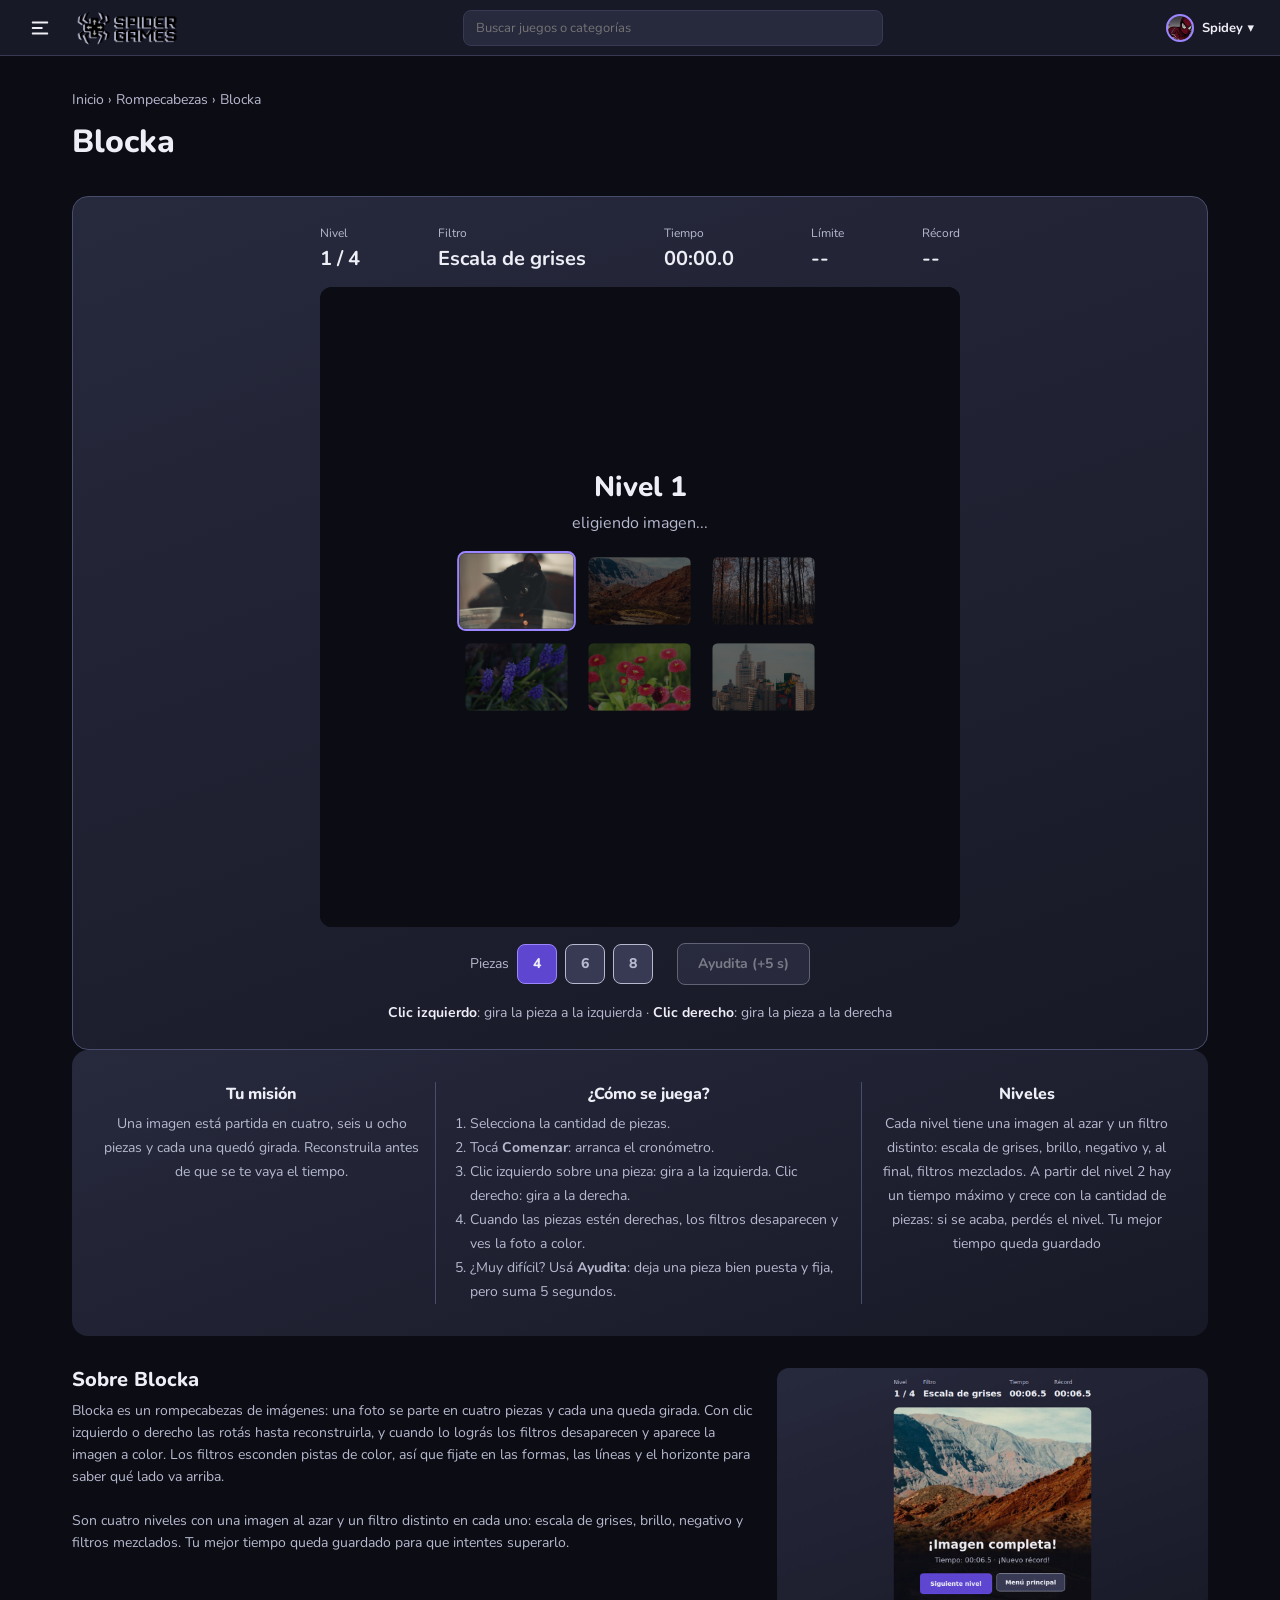
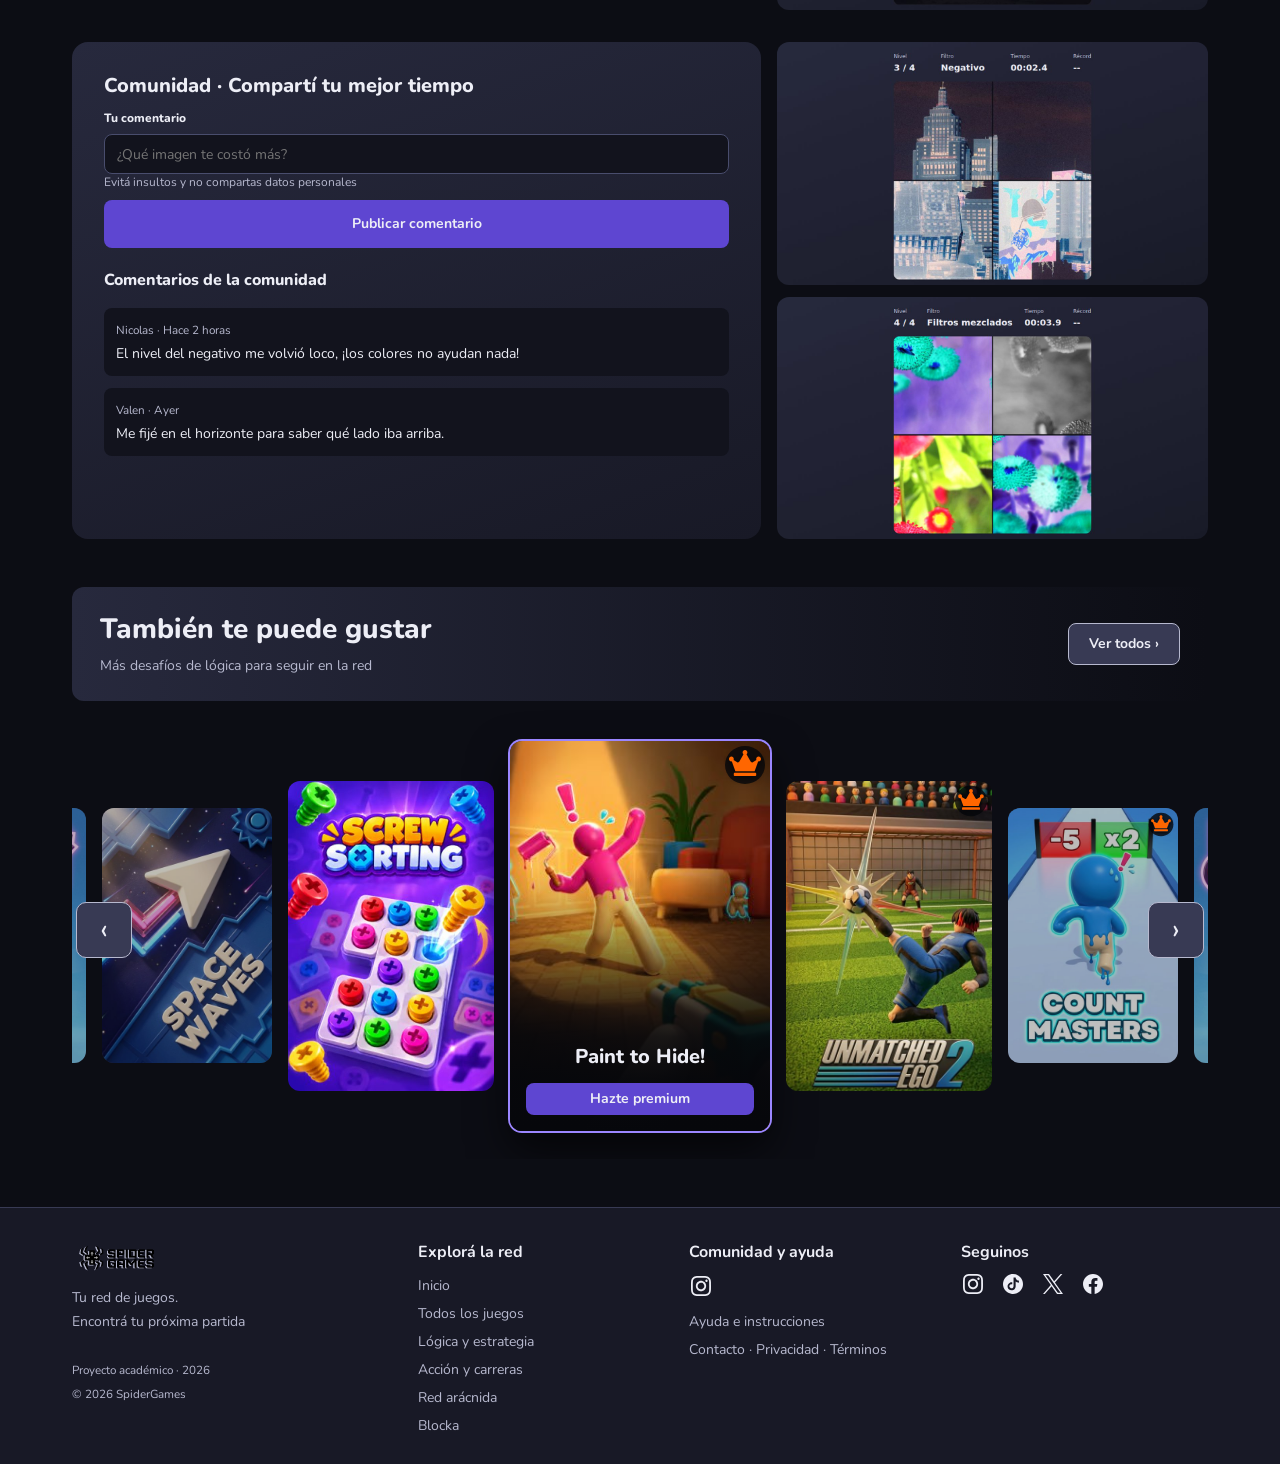
<file: blocka.html>
<!DOCTYPE html>
<html lang="es">
<head>
    <meta charset="utf-8">
    <meta name="viewport" content="width=device-width,initial-scale=1">
    <title>Blocka · Spider Games</title>
    <link rel="preconnect" href="https://fonts.googleapis.com">
    <link href="https://fonts.googleapis.com/css2?family=Nunito:wght@400;600;700;800&display=swap" rel="stylesheet">
    <link rel="stylesheet" href="css/style.css">
    <link rel="stylesheet" href="css/game.css">
    <link rel="stylesheet" href="css/blocka.css">
</head>
<body>


    <header class="encabezado">
        
        <button class="boton-icono" id="boton-menu-lateral" aria-label="Abrir menú">
            <svg width="22" height="22" viewBox="0 0 24 24" fill="none" stroke="#EDEEF6" stroke-width="2" stroke-linecap="round"><path d="M4 6h16M4 12h10M4 18h16"/></svg>
        </button>
        <a class="encabezado-logo" href="index.html"><img src="assets/logo.png" alt="Spider Games"></a>

       
        <div class="buscador">
            <input id="campo-busqueda" type="search" placeholder="Buscar juegos o categorías" autocomplete="off" aria-label="Buscar">
            <div class="buscador-resultados" id="lista-resultados">
                <a id="mensaje-sin-resultados" hidden>Sin resultados. Probá con otro nombre.</a>
            </div>
        </div>

        <div class="usuario">
            <button class="usuario-boton" id="boton-perfil" aria-label="Mi perfil"><i class="avatar"></i><span><b data-nombre-usuario>Spidey</b> ▾</span></button>
            <div class="menu-perfil" id="menu-perfil">
                <i class="avatar"></i>

                <div class="menu-perfil-nombre">
                    <b data-nombre-usuario>Spidey</b>
                    <svg width="24" height="24" viewBox="0 0 24 24" fill="none" xmlns="http://www.w3.org/2000/svg" aria-hidden="true">
                        <path d="M14 8L13.27 8.73L12.53 9.47L13.53 10.47L14.53 11.47L15.27 10.73L16 10L15 9L14 8ZM8 14V16H10L13.82 12.18L11.82 10.18L8 14Z" fill="currentColor"/>
                        <path d="M12 2C6.49 2 2 6.49 2 12C2 17.51 6.49 22 12 22C17.51 22 22 17.51 22 12C22 6.49 17.51 2 12 2ZM12 20C7.59 20 4 16.41 4 12C4 7.59 7.59 4 12 4C16.41 4 20 7.59 20 12C20 16.41 16.41 20 12 20Z" fill="currentColor"/>
                    </svg>
                </div>
                <small>peterparker@ejemplo.com</small>

                <a href="#" class="menu-perfil-premium"><img src="assets/icons/fa-solid_crown.svg" alt="" width="24" height="19"> Mejorar a premium</a>

                <a href="#">
                    <svg width="24" height="24" viewBox="0 0 24 24" fill="none" xmlns="http://www.w3.org/2000/svg" aria-hidden="true">
                        <path d="M14 8L13.27 8.73L12.53 9.47L13.53 10.47L14.53 11.47L15.27 10.73L16 10L15 9L14 8ZM8 14V16H10L13.82 12.18L11.82 10.18L8 14Z" fill="currentColor"/>
                        <path d="M12 2C6.49 2 2 6.49 2 12C2 17.51 6.49 22 12 22C17.51 22 22 17.51 22 12C22 6.49 17.51 2 12 2ZM12 20C7.59 20 4 16.41 4 12C4 7.59 7.59 4 12 4C16.41 4 20 7.59 20 12C20 16.41 16.41 20 12 20Z" fill="currentColor"/>
                    </svg>
                    Editar perfil
                </a>

                <a href="#">
                    <svg width="24" height="24" viewBox="0 0 24 24" fill="none" xmlns="http://www.w3.org/2000/svg" aria-hidden="true">
                        <path d="M21.2857 4.5H2.71429C2.3192 4.5 2 4.80469 2 5.18182V18.8182C2 19.1953 2.3192 19.5 2.71429 19.5H21.2857C21.6808 19.5 22 19.1953 22 18.8182V5.18182C22 4.80469 21.6808 4.5 21.2857 4.5ZM20.3929 6.8608V17.9659H3.60714V6.8608L2.99107 6.4027L3.8683 5.3267L4.82366 6.03622H19.1786L20.1339 5.3267L21.0112 6.4027L20.3929 6.8608ZM19.1786 6.03409L12 11.3608L4.82143 6.03409L3.86607 5.32457L2.98884 6.40057L3.60491 6.85866L11.2299 12.5178C11.4492 12.6804 11.719 12.7686 11.9967 12.7686C12.2743 12.7686 12.5441 12.6804 12.7634 12.5178L20.3929 6.8608L21.0089 6.4027L20.1317 5.3267L19.1786 6.03409Z" fill="currentColor"/>
                    </svg>
                    Preferencias de notificación
                </a>

                <a href="#">
                    <svg width="24" height="24" viewBox="0 0 24 24" fill="none" xmlns="http://www.w3.org/2000/svg" aria-hidden="true">
                        <path d="M12 3.19L19 6.3V11C19 15.52 16.02 19.69 12 20.93C7.98 19.69 5 15.52 5 11V6.3L12 3.19ZM12 1L3 5V11C3 16.55 6.84 21.74 12 23C17.16 21.74 21 16.55 21 11V5L12 1ZM11 7H13V9H11V7ZM11 11H13V17H11V11Z" fill="currentColor"/>
                    </svg>
                    Preferencias de privacidad
                </a>

                <a href="#">
                    <svg width="24" height="24" viewBox="0 0 24 24" fill="none" xmlns="http://www.w3.org/2000/svg" aria-hidden="true">
                        <path d="M21.6748 14.6648L20.1397 13.3523C20.2123 12.907 20.2498 12.4523 20.2498 11.9976C20.2498 11.5429 20.2123 11.0883 20.1397 10.6429L21.6748 9.33044C21.7906 9.23132 21.8735 9.09929 21.9124 8.95193C21.9513 8.80456 21.9445 8.64883 21.8928 8.50544L21.8717 8.44451C21.4491 7.26331 20.8162 6.16833 20.0037 5.21248L19.9615 5.16326C19.863 5.04736 19.7316 4.96405 19.5847 4.92431C19.4379 4.88456 19.2824 4.89024 19.1389 4.9406L17.2334 5.61794C16.5303 5.04138 15.7451 4.58669 14.8967 4.26794L14.5287 2.27576C14.501 2.12586 14.4282 1.98795 14.3202 1.88036C14.2122 1.77277 14.074 1.70059 13.924 1.67341L13.8607 1.66169C12.6397 1.44138 11.3553 1.44138 10.1342 1.66169L10.0709 1.67341C9.9209 1.70059 9.78271 1.77277 9.6747 1.88036C9.56669 1.98795 9.49398 2.12586 9.46622 2.27576L9.0959 4.27732C8.25424 4.59615 7.47044 5.0506 6.77559 5.62263L4.85606 4.9406C4.71254 4.88984 4.55698 4.88395 4.41003 4.92372C4.26309 4.9635 4.13173 5.04704 4.0334 5.16326L3.99122 5.21248C3.17968 6.16901 2.54693 7.26381 2.12325 8.44451L2.10215 8.50544C1.99668 8.79841 2.0834 9.12654 2.32012 9.33044L3.87403 10.657C3.80137 11.0976 3.76622 11.5476 3.76622 11.9953C3.76622 12.4453 3.80137 12.8953 3.87403 13.3336L2.32012 14.6601C2.20433 14.7593 2.12146 14.8913 2.08252 15.0387C2.04359 15.186 2.05043 15.3418 2.10215 15.4851L2.12325 15.5461C2.54747 16.7273 3.17559 17.8172 3.99122 18.7781L4.0334 18.8273C4.13197 18.9432 4.26333 19.0265 4.41019 19.0663C4.55704 19.106 4.7125 19.1003 4.85606 19.05L6.77559 18.3679C7.47403 18.9422 8.2545 19.3969 9.0959 19.7133L9.46622 21.7148C9.49398 21.8647 9.56669 22.0026 9.6747 22.1102C9.78271 22.2178 9.9209 22.29 10.0709 22.3172L10.1342 22.3289C11.3665 22.5504 12.6284 22.5504 13.8607 22.3289L13.924 22.3172C14.074 22.29 14.2122 22.2178 14.3202 22.1102C14.4282 22.0026 14.501 21.8647 14.5287 21.7148L14.8967 19.7226C15.7448 19.4047 16.5344 18.9485 17.2334 18.3726L19.1389 19.05C19.2824 19.1007 19.438 19.1066 19.5849 19.0669C19.7318 19.0271 19.8632 18.9435 19.9615 18.8273L20.0037 18.7781C20.8193 17.8148 21.4475 16.7273 21.8717 15.5461L21.8928 15.4851C21.9982 15.1969 21.9115 14.8687 21.6748 14.6648ZM18.4756 10.9195C18.5342 11.2734 18.5647 11.6367 18.5647 12C18.5647 12.3633 18.5342 12.7265 18.4756 13.0804L18.3209 14.0203L20.0717 15.5179C19.8063 16.1294 19.4713 16.7082 19.0732 17.2429L16.8982 16.4719L16.1623 17.0765C15.6022 17.5359 14.9787 17.8969 14.3037 18.15L13.4107 18.4851L12.9912 20.7586C12.3293 20.8336 11.661 20.8336 10.999 20.7586L10.5795 18.4804L9.69356 18.1406C9.02559 17.8875 8.4045 17.5265 7.84903 17.0695L7.11309 16.4625L4.92403 17.2406C4.52559 16.7039 4.19278 16.125 3.92559 15.5156L5.69512 14.0039L5.54278 13.0664C5.48653 12.7172 5.45606 12.3562 5.45606 12C5.45606 11.6414 5.48418 11.2828 5.54278 10.9336L5.69512 9.99607L3.92559 8.48435C4.19043 7.87263 4.52559 7.29607 4.92403 6.75935L7.11309 7.53748L7.84903 6.93044C8.4045 6.47341 9.02559 6.11248 9.69356 5.85935L10.5818 5.52419L11.0014 3.24607C11.66 3.17107 12.3326 3.17107 12.9936 3.24607L13.4131 5.51951L14.3061 5.85466C14.9787 6.10779 15.6045 6.46873 16.1647 6.9281L16.9006 7.53279L19.0756 6.76169C19.474 7.29841 19.8068 7.87732 20.074 8.48669L18.3232 9.98435L18.4756 10.9195ZM11.9998 7.6406C9.72168 7.6406 7.87481 9.48748 7.87481 11.7656C7.87481 14.0437 9.72168 15.8906 11.9998 15.8906C14.2779 15.8906 16.1248 14.0437 16.1248 11.7656C16.1248 9.48748 14.2779 7.6406 11.9998 7.6406ZM13.8561 13.6219C13.6126 13.866 13.3233 14.0596 13.0047 14.1916C12.6861 14.3235 12.3446 14.3911 11.9998 14.3906C11.299 14.3906 10.6404 14.1164 10.1436 13.6219C9.8994 13.3784 9.70578 13.089 9.57385 12.7705C9.44192 12.4519 9.37427 12.1104 9.37481 11.7656C9.37481 11.0648 9.64903 10.4062 10.1436 9.90935C10.6404 9.41248 11.299 9.1406 11.9998 9.1406C12.7006 9.1406 13.3592 9.41248 13.8561 9.90935C14.1002 10.1528 14.2938 10.4422 14.4258 10.7607C14.5577 11.0793 14.6253 11.4208 14.6248 11.7656C14.6248 12.4664 14.3506 13.125 13.8561 13.6219Z" fill="currentColor"/>
                    </svg>
                    Configuración de cuenta
                </a>

                <a href="#">
                    <svg width="24" height="24" viewBox="0 0 24 24" fill="none" xmlns="http://www.w3.org/2000/svg" aria-hidden="true">
                        <path d="M21.2857 4.5H2.71429C2.3192 4.5 2 4.80469 2 5.18182V18.8182C2 19.1953 2.3192 19.5 2.71429 19.5H21.2857C21.6808 19.5 22 19.1953 22 18.8182V5.18182C22 4.80469 21.6808 4.5 21.2857 4.5ZM20.3929 6.8608V17.9659H3.60714V6.8608L2.99107 6.4027L3.8683 5.3267L4.82366 6.03622H19.1786L20.1339 5.3267L21.0112 6.4027L20.3929 6.8608ZM19.1786 6.03409L12 11.3608L4.82143 6.03409L3.86607 5.32457L2.98884 6.40057L3.60491 6.85866L11.2299 12.5178C11.4492 12.6804 11.719 12.7686 11.9967 12.7686C12.2743 12.7686 12.5441 12.6804 12.7634 12.5178L20.3929 6.8608L21.0089 6.4027L20.1317 5.3267L19.1786 6.03409Z" fill="currentColor"/>
                    </svg>
                    Soporte
                </a>

                <hr>

                <a href="login.html" class="menu-perfil-salir">
                    <svg width="24" height="24" viewBox="0 0 24 24" fill="none" xmlns="http://www.w3.org/2000/svg" aria-hidden="true">
                        <path d="M17 8L21 12L17 16M21 12H7M13 16V17C13 17.7956 12.6839 18.5587 12.1213 19.1213C11.5587 19.6839 10.7956 20 10 20H6C5.20435 20 4.44129 19.6839 3.87868 19.1213C3.31607 18.5587 3 17.7956 3 17V7C3 6.20435 3.31607 5.44129 3.87868 4.87868C4.44129 4.31607 5.20435 4 6 4H10C10.7956 4 11.5587 4.31607 12.1213 4.87868C12.6839 5.44129 13 6.20435 13 7V8" stroke="currentColor" stroke-width="2" stroke-linecap="round" stroke-linejoin="round"/>
                    </svg>
                    Cerrar sesión
                </a>
            </div>
        </div>
    </header>

    <div class="fondo-oscuro" id="fondo-oscuro-menu"></div>
    <nav class="menu-lateral" id="menu-lateral" aria-label="Menú de SpiderGames">
        <a href="index.html"><svg width="24" height="24" viewBox="0 0 24 24" fill="none" xmlns="http://www.w3.org/2000/svg"><path d="M21.9475 11.7175C21.9625 11.695 21.985 11.665 21.9925 11.635V11.6275C22 11.6125 22 11.5975 22.0075 11.5825C22.0075 11.5675 22.015 11.5525 22.015 11.53V11.47C22.015 11.455 22.0075 11.44 22.0075 11.425V11.4175C22.0075 11.4025 22 11.3875 21.9925 11.38V11.3725L21.97 11.3275C21.9625 11.3125 21.955 11.305 21.9475 11.29L21.94 11.2825C21.9325 11.2675 21.9175 11.26 21.91 11.245C21.8992 11.2331 21.8865 11.2229 21.8725 11.215L21.865 11.2075C21.8483 11.2003 21.8331 11.1901 21.82 11.1775C19.885 10.135 18.82 8.7025 18.67 6.925C18.55 5.5675 19.015 4.5025 19.015 4.495V4.4875C19.0225 4.4725 19.03 4.4575 19.03 4.4425V4.435C19.0375 4.42 19.0375 4.405 19.0375 4.39V4.27C19.0353 4.24131 19.0277 4.21331 19.015 4.1875C19.015 4.1875 19.015 4.18 19.0075 4.18C19.0019 4.16647 18.9943 4.15383 18.985 4.1425C18.9775 4.1275 18.9625 4.1125 18.955 4.105V4.0975L18.9475 4.09L18.9325 4.075L18.9175 4.06L18.91 4.0525C18.895 4.045 18.8875 4.03 18.8725 4.0225C18.8725 4.0225 18.865 4.0225 18.865 4.015C18.8575 4.015 18.8425 4.0075 18.835 4C18.835 4 18.8275 4 18.8275 3.9925C18.8125 3.985 18.7975 3.9775 18.7825 3.9775H18.775C18.76 3.97 18.745 3.97 18.73 3.97H18.6025C18.5875 3.97 18.5725 3.9775 18.5575 3.9775C16.45 4.6075 14.6875 4.3525 13.3225 3.1975C12.2875 2.3275 11.86 1.2475 11.86 1.24L11.8375 1.195C11.83 1.18 11.8225 1.1725 11.815 1.1575L11.8075 1.15C11.8 1.135 11.785 1.1275 11.7775 1.1125L11.7475 1.0825L11.74 1.075C11.7175 1.06 11.6875 1.0375 11.6575 1.03H11.65C11.635 1.0225 11.62 1.0225 11.605 1.015C11.575 1.0075 11.56 1 11.545 1H11.4775C11.4625 1 11.4475 1.0075 11.4325 1.0075H11.425C11.41 1.0075 11.4025 1.015 11.3875 1.0225C11.3875 1.0225 11.38 1.0225 11.38 1.03L11.335 1.0525H11.3275C11.3125 1.06 11.305 1.0675 11.29 1.075L11.2825 1.0825C11.2675 1.09 11.26 1.105 11.245 1.1125L11.215 1.1425L11.2075 1.15C11.2 1.165 11.1925 1.18 11.185 1.1875C10.1425 3.1225 8.71 4.1875 6.9325 4.3375C5.5825 4.4725 4.5175 4 4.51 4H4.5025L4.4575 3.9775H4.45C4.435 3.9775 4.42 3.97 4.4125 3.97H4.2925C4.2625 3.9775 4.2325 3.985 4.2025 4C4.2025 4 4.195 4 4.195 4.0075C4.18 4.0075 4.165 4.015 4.1575 4.0225C4.135 4.0375 4.1275 4.045 4.1125 4.0525H4.105L4.0975 4.06C4.0975 4.0675 4.0975 4.075 4.09 4.075C4.0825 4.0825 4.0825 4.09 4.075 4.09L4.0675 4.0975C4.06 4.1125 4.045 4.1275 4.0375 4.1425C4.0375 4.1425 4.0375 4.15 4.03 4.15C4.03 4.1575 4.0225 4.1725 4.015 4.18C4.015 4.18 4.015 4.1875 4.0075 4.1875C4.0075 4.2025 4 4.2175 3.9925 4.24C3.9925 4.255 3.985 4.27 3.985 4.285V4.3975C3.985 4.4125 3.9925 4.4275 3.9925 4.4425C4.6225 6.55 4.3675 8.3125 3.2125 9.6775C2.3425 10.7125 1.27 11.1325 1.2475 11.14L1.2025 11.1625H1.195C1.18 11.17 1.1725 11.1775 1.1575 11.185L1.15 11.1925C1.135 11.2 1.1275 11.215 1.1125 11.2225L1.105 11.23C1.0975 11.2375 1.09 11.2525 1.075 11.26L1.0675 11.2675C1.0525 11.29 1.0375 11.32 1.0225 11.35V11.3575C1.015 11.3725 1.015 11.3875 1.0075 11.4025C1.0075 11.4175 1 11.4325 1 11.4475V11.5075C1 11.5225 1.0075 11.5375 1.0075 11.5525V11.56C1.0075 11.575 1.015 11.59 1.0225 11.5975V11.605L1.045 11.65C1.0525 11.665 1.06 11.6725 1.0675 11.6875L1.075 11.695C1.0825 11.71 1.0975 11.7175 1.105 11.7325C1.1125 11.74 1.1275 11.755 1.1425 11.7625L1.15 11.77C1.165 11.7775 1.18 11.785 1.195 11.8C3.13 12.8425 4.195 14.275 4.345 16.0525C4.48 17.4325 4.015 18.4975 4.015 18.505V18.5125C4.0075 18.5275 4 18.5425 4 18.5575V18.565C3.9925 18.58 3.9925 18.595 3.9925 18.61V18.73C4 18.76 4.0075 18.79 4.0225 18.82C4.0225 18.82 4.0225 18.8275 4.03 18.8275C4.0375 18.8425 4.045 18.8575 4.0525 18.865C4.06 18.88 4.075 18.895 4.0825 18.9025V18.91L4.09 18.9175L4.105 18.9325L4.12 18.9475L4.1275 18.955C4.1425 18.9625 4.15 18.9775 4.165 18.985C4.165 18.985 4.1725 18.985 4.1725 18.9925C4.1875 19 4.195 19.0075 4.21 19.015C4.21 19.015 4.2175 19.015 4.2175 19.0225C4.2325 19.03 4.2475 19.0375 4.2625 19.0375H4.27C4.285 19.045 4.3 19.045 4.315 19.045H4.4275C4.4425 19.045 4.4575 19.0375 4.4725 19.0375C6.58 18.4 8.3425 18.6625 9.7075 19.8175C10.7425 20.6875 11.17 21.7675 11.17 21.775L11.1925 21.82C11.2 21.835 11.2075 21.8425 11.215 21.8575L11.2225 21.865C11.23 21.88 11.245 21.8875 11.2525 21.9025L11.2825 21.9325L11.29 21.94C11.3125 21.955 11.3425 21.9775 11.3725 21.985H11.38C11.395 21.9925 11.41 21.9925 11.425 22C11.44 22 11.455 22.0075 11.47 22.0075H11.56C11.575 22.0075 11.5825 22 11.5975 22H11.605C11.6342 21.9917 11.6621 21.9791 11.6875 21.9625L11.695 21.955C11.7025 21.9475 11.7175 21.94 11.725 21.9325L11.7325 21.925C11.7475 21.9175 11.755 21.9025 11.7625 21.895L11.77 21.8875C11.7775 21.88 11.785 21.8725 11.7925 21.8575L11.8 21.85C11.8075 21.835 11.815 21.8275 11.8225 21.8125C12.865 19.8775 14.2975 18.8125 16.075 18.6625C17.425 18.5425 18.49 19.0075 18.4975 19.015C18.5125 19.0225 18.5275 19.03 18.5425 19.03H18.55C18.565 19.0375 18.58 19.0375 18.595 19.0375H18.7225C18.7525 19.03 18.7825 19.0225 18.8125 19.0075C18.8125 19.0075 18.82 19.0075 18.82 19C18.835 18.9925 18.85 18.985 18.8575 18.9775C18.8725 18.97 18.8875 18.955 18.895 18.9475H18.9025L18.91 18.94L18.925 18.925L18.94 18.91L18.9475 18.9025C18.955 18.8875 18.97 18.88 18.9775 18.865C18.9775 18.865 18.9775 18.8575 18.985 18.8575C18.9925 18.8425 19 18.835 19.0075 18.82C19.0075 18.82 19.0075 18.8125 19.015 18.8125C19.0225 18.7975 19.03 18.7825 19.03 18.7675C19.0375 18.7525 19.0375 18.7375 19.0375 18.7225V18.61C19.0375 18.595 19.03 18.58 19.03 18.565C18.4 16.4575 18.655 14.695 19.81 13.33C20.68 12.295 21.76 11.8675 21.7675 11.8675L21.8125 11.845H21.82C21.835 11.8375 21.8425 11.83 21.8575 11.8225L21.865 11.815C21.88 11.8075 21.8875 11.7925 21.9025 11.785L21.9325 11.755C21.94 11.725 21.94 11.725 21.9475 11.7175ZM20.35 11.125H17.2375C15.1075 9.925 15.6775 8.0875 15.8125 7.735L17.9575 5.59C17.8975 5.9875 17.875 6.4525 17.9125 6.9475C18.07 8.905 19.1725 10.24 20.35 11.125ZM8.125 14.02C8.0725 13.405 7.8325 12.595 7.0675 11.875H10.615L8.14 14.35C8.14 14.245 8.1325 14.1325 8.125 14.02ZM11.89 7.0975C11.965 7.1725 12.0475 7.2475 12.13 7.3225C12.58 7.705 13.2775 8.0875 14.2675 8.0875H14.395L11.89 10.5925V7.0975ZM11.14 10.5925L8.665 8.1175C8.77 8.1175 8.8825 8.1175 8.995 8.11C9.61 8.0575 10.42 7.8175 11.14 7.0525V10.5925ZM10.6075 11.125H7.1125C7.1875 11.05 7.2625 10.9675 7.3375 10.885C7.735 10.4125 8.14 9.6775 8.1025 8.62L10.6075 11.125ZM11.14 12.4075V15.91C11.065 15.835 10.9825 15.76 10.9 15.685C10.45 15.3025 9.7525 14.92 8.7625 14.92H8.635L11.14 12.4075ZM11.89 12.4075L14.365 14.8825C14.26 14.8825 14.1475 14.8825 14.035 14.89C13.42 14.9425 12.61 15.1825 11.89 15.9475V12.4075ZM12.4225 11.875H15.925C15.85 11.95 15.775 12.0325 15.7 12.115C15.3025 12.5875 14.8975 13.3225 14.935 14.38L12.4225 11.875ZM12.4225 11.125L14.8975 8.65C14.8975 8.755 14.8975 8.8675 14.905 8.98C14.9575 9.595 15.1975 10.405 15.9625 11.125H12.4225ZM12.82 3.7525C14.3125 5.0275 16.0375 5.1925 17.5 4.9825L15.295 7.1875C12.94 7.8475 12.0475 6.145 11.89 5.8V2.7625C12.13 3.085 12.4375 3.43 12.82 3.7525ZM6.9625 5.1025C8.92 4.945 10.255 3.8425 11.14 2.665V5.7775C9.94 7.9075 8.1025 7.3375 7.75 7.2025L5.605 5.0575C6.0025 5.11 6.46 5.14 6.9625 5.1025ZM3.7675 10.195C5.0425 8.7025 5.2075 6.9775 4.9975 5.515L7.2025 7.72C7.8625 10.0675 6.16 10.9675 5.815 11.125H2.7775C3.1 10.885 3.445 10.5775 3.7675 10.195ZM2.68 11.875H5.7925C7.9225 13.075 7.3525 14.9125 7.2175 15.265L5.0725 17.41C5.1325 17.0125 5.155 16.5475 5.1175 16.0525C4.96 14.095 3.8575 12.76 2.68 11.875ZM10.21 19.2475C9.055 18.265 7.7575 17.9425 6.5575 17.9425C6.205 17.9425 5.86 17.9725 5.53 18.0175L7.735 15.8125C10.09 15.1525 10.9825 16.855 11.14 17.2V20.2375C10.9 19.915 10.5925 19.57 10.21 19.2475ZM16.0675 17.8975C14.11 18.055 12.775 19.1575 11.89 20.335V17.2225C13.09 15.0925 14.9275 15.6625 15.28 15.7975L17.425 17.9425C17.0275 17.89 16.57 17.86 16.0675 17.8975ZM19.2625 12.805C17.9875 14.2975 17.8225 16.0225 18.0325 17.485L15.8275 15.28C15.1675 12.925 16.87 12.0325 17.215 11.875H20.2525C19.93 12.115 19.585 12.4225 19.2625 12.805Z" fill="#B7B9CF"/></svg>Inicio</a>
        <a href="#"><img src="assets/icons/fa-solid_crown.svg" alt="" width="24" height="19">Juegos premium</a>
        <a href="#"><svg width="24" height="24" viewBox="0 0 24 24" fill="none" xmlns="http://www.w3.org/2000/svg"><path d="M19.5492 10.9969C19.0942 9.97281 18.4328 9.05364 17.6063 8.2969L16.9242 7.67111C16.9011 7.65045 16.8732 7.63578 16.843 7.62841C16.8129 7.62103 16.7814 7.62116 16.7513 7.6288C16.7212 7.63644 16.6935 7.65134 16.6705 7.6722C16.6475 7.69307 16.63 7.71925 16.6195 7.74846L16.3148 8.62268C16.125 9.17111 15.7758 9.73127 15.2812 10.2821C15.2484 10.3172 15.2109 10.3266 15.1852 10.3289C15.1594 10.3313 15.1195 10.3266 15.0844 10.2938C15.0516 10.2656 15.0352 10.2235 15.0375 10.1813C15.1242 8.77033 14.7023 7.17893 13.7789 5.4469C13.0148 4.00783 11.9531 2.88518 10.6266 2.10236L9.65859 1.53283C9.53203 1.45783 9.37031 1.55627 9.37734 1.70393L9.42891 2.82893C9.46406 3.59768 9.375 4.27736 9.16406 4.84221C8.90625 5.53361 8.53594 6.1758 8.0625 6.75236C7.73303 7.15307 7.35959 7.51549 6.94922 7.83283C5.96087 8.5926 5.15722 9.56612 4.59844 10.6805C4.04103 11.8046 3.75068 13.0422 3.75 14.2969C3.75 15.4031 3.96797 16.4742 4.39922 17.4844C4.81562 18.457 5.41654 19.3396 6.16875 20.0836C6.92813 20.8336 7.80938 21.4242 8.79141 21.8344C9.80859 22.261 10.8867 22.4766 12 22.4766C13.1133 22.4766 14.1914 22.261 15.2086 21.8367C16.1882 21.429 17.079 20.8343 17.8312 20.086C18.5906 19.336 19.1859 18.4594 19.6008 17.4867C20.0314 16.4793 20.2523 15.3948 20.25 14.2992C20.25 13.1555 20.0156 12.0446 19.5492 10.9969Z" fill="#B7B9CF"/></svg>Tendencias</a>
        <a href="#"><svg width="24" height="24" viewBox="0 0 24 24" fill="none" xmlns="http://www.w3.org/2000/svg"><path d="M19.5492 10.9969C19.0942 9.97281 18.4328 9.05364 17.6063 8.2969L16.9242 7.67111C16.9011 7.65045 16.8732 7.63578 16.843 7.62841C16.8129 7.62103 16.7814 7.62116 16.7513 7.6288C16.7212 7.63644 16.6935 7.65134 16.6705 7.6722C16.6475 7.69307 16.63 7.71925 16.6195 7.74846L16.3148 8.62268C16.125 9.17111 15.7758 9.73127 15.2812 10.2821C15.2484 10.3172 15.2109 10.3266 15.1852 10.3289C15.1594 10.3313 15.1195 10.3266 15.0844 10.2938C15.0516 10.2656 15.0352 10.2235 15.0375 10.1813C15.1242 8.77033 14.7023 7.17893 13.7789 5.4469C13.0148 4.00783 11.9531 2.88518 10.6266 2.10236L9.65859 1.53283C9.53203 1.45783 9.37031 1.55627 9.37734 1.70393L9.42891 2.82893C9.46406 3.59768 9.375 4.27736 9.16406 4.84221C8.90625 5.53361 8.53594 6.1758 8.0625 6.75236C7.73303 7.15307 7.35959 7.51549 6.94922 7.83283C5.96087 8.5926 5.15722 9.56612 4.59844 10.6805C4.04103 11.8046 3.75068 13.0422 3.75 14.2969C3.75 15.4031 3.96797 16.4742 4.39922 17.4844C4.81562 18.457 5.41654 19.3396 6.16875 20.0836C6.92813 20.8336 7.80938 21.4242 8.79141 21.8344C9.80859 22.261 10.8867 22.4766 12 22.4766C13.1133 22.4766 14.1914 22.261 15.2086 21.8367C16.1882 21.429 17.079 20.8343 17.8312 20.086C18.5906 19.336 19.1859 18.4594 19.6008 17.4867C20.0314 16.4793 20.2523 15.3948 20.25 14.2992C20.25 13.1555 20.0156 12.0446 19.5492 10.9969Z" fill="#B7B9CF"/></svg>Novedades</a>
        <a href="#"><svg width="24" height="24" viewBox="0 0 24 24" fill="none" xmlns="http://www.w3.org/2000/svg"><path d="M12 1.125C7.5 1.125 4.5 4.875 4.5 8.625C4.5 17.625 8.25 22.875 12 22.875C15.75 22.875 19.5 17.625 19.5 8.625C19.5 4.875 16.5 1.125 12 1.125ZM6 7.875C6.36563 9.375 7.64062 12.1828 10.5 13.875L8.25 16.125C5.07656 14.1984 5.25 9.375 6 7.875ZM18 7.875C18.75 9.375 18.9234 14.1984 15.75 16.125L13.5 13.875C16.3594 12.1828 17.6344 9.375 18 7.875Z" fill="#B7B9CF"/></svg>Originales</a>
        <a href="#"><svg width="24" height="24" viewBox="0 0 24 24" fill="none" xmlns="http://www.w3.org/2000/svg"><path d="M4.19995 6.00002C5.1937 6.00002 5.99995 5.19377 5.99995 4.20002C5.99995 3.20627 5.1937 2.40002 4.19995 2.40002C3.2062 2.40002 2.39995 3.20627 2.39995 4.20002C2.39995 5.19377 3.2062 6.00002 4.19995 6.00002ZM3.59995 7.20002C2.2762 7.20002 1.19995 8.27627 1.19995 9.60002V14.4C1.19995 15.0638 1.7362 15.6 2.39995 15.6C2.76745 15.6 3.0937 15.435 3.31495 15.18L4.21495 20.5988C4.3237 21.2513 4.94245 21.6938 5.59495 21.585C6.24745 21.4763 6.68995 20.8575 6.5812 20.205L5.81245 15.6038H6.4012L7.5262 20.6625C7.6687 21.3113 8.30995 21.7163 8.9587 21.5738C9.60745 21.4313 10.0125 20.79 9.86995 20.1413L7.7212 10.4663L12.0825 12.4838C12.1012 12.495 12.1237 12.5025 12.1425 12.51C12.4649 12.645 12.8175 12.6263 13.1137 12.4838C13.2412 12.4238 13.3612 12.3375 13.4625 12.2325C13.5787 12.1125 13.6687 11.97 13.7287 11.805C13.7325 11.7938 13.7362 11.7788 13.74 11.7675L13.8337 11.4863C14.0475 10.845 14.52 10.3275 15.135 10.0538L15.435 9.92252C15.4725 9.90752 15.5062 9.89252 15.5437 9.87752L14.91 12.2588C14.7 13.05 14.9062 13.8938 15.4612 14.4975L18.1124 17.3888L18.9375 20.6925C19.0987 21.3338 19.7512 21.7275 20.3925 21.5663C21.0337 21.405 21.4274 20.7525 21.2662 20.1113L20.4037 16.6575C20.3324 16.365 20.1862 16.0988 19.9837 15.8775L18.1274 13.8525L18.8512 11.3963L19.2112 12.2588C19.3762 12.6563 19.6799 12.9825 20.0662 13.1775L21.0674 13.6763C21.66 13.9725 22.3799 13.7325 22.6762 13.14C22.9725 12.5475 22.7325 11.8275 22.14 11.5313L21.3375 11.13L20.7637 9.75002C20.1224 8.20877 18.615 7.20377 16.9424 7.20377C16.0875 7.20377 15.2437 7.38377 14.4637 7.72877L14.1637 7.86002C13.2557 8.26555 12.4949 8.94126 11.985 9.79502L7.0987 7.53377C6.6262 7.31252 6.1087 7.20002 5.58745 7.20002H3.59995ZM18.6 6.00002C19.5937 6.00002 20.4 5.19377 20.4 4.20002C20.4 3.20627 19.5937 2.40002 18.6 2.40002C17.6062 2.40002 16.8 3.20627 16.8 4.20002C16.8 5.19377 17.6062 6.00002 18.6 6.00002ZM14.3137 14.985L13.3762 17.325L11.1487 19.5525C10.6799 20.0213 10.6799 20.7825 11.1487 21.2513C11.6174 21.72 12.3787 21.72 12.8475 21.2513L15.1612 18.9375C15.3337 18.765 15.4687 18.5588 15.5587 18.3338L16.1025 16.9763L14.5762 15.3113C14.4825 15.21 14.3962 15.1013 14.3137 14.9888V14.985Z" fill="#B7B9CF"/></svg>Multijugador</a>
        <a href="#"><svg width="24" height="24" viewBox="0 0 24 24" fill="none" xmlns="http://www.w3.org/2000/svg"><path d="M21.29 16.71L22.71 15.29L19.5 12.11L16.5 11.26L18.41 11L22.6 7.80001L21.4 6.20001L17.59 9.05001L14.91 9.50001L18.11 6.31001L17 1.76001L15 2.24001L15.86 5.69001L14.76 6.83001C14.5295 6.28884 14.145 5.82739 13.6542 5.50304C13.1635 5.17869 12.5883 5.00576 12 5.00576C11.4118 5.00576 10.8366 5.17869 10.3458 5.50304C9.85512 5.82739 9.47058 6.28884 9.24004 6.83001L8.11004 5.69001L9.00004 2.24001L7.00004 1.76001L5.89004 6.31001L9.09004 9.50001L6.40004 9.05001L2.60004 6.20001L1.40004 7.80001L5.60004 11L7.46004 11.31L4.46004 12.16L1.29004 15.29L2.71004 16.71L5.50004 13.89L7.87004 13.22L4.00004 16.54V22H6.00004V17.46L7.56004 16.12C7.73362 17.1723 8.2753 18.1287 9.08849 18.8188C9.90168 19.5088 10.9335 19.8876 12 19.8876C13.0665 19.8876 14.0984 19.5088 14.9116 18.8188C15.7248 18.1287 16.2665 17.1723 16.44 16.12L18 17.46V22H20V16.54L16.13 13.22L18.5 13.89L21.29 16.71Z" fill="#B7B9CF"/></svg>Todos los juegos</a>
        <h5>Categorías</h5>
        <a href="#"><svg width="24" height="24" viewBox="0 0 24 24" fill="none" xmlns="http://www.w3.org/2000/svg"><path d="M9.51789 22C9.02789 20.4023 8.28872 19.2112 7.30039 18.4265C5.81789 17.25 3.46239 17.9815 2.59239 16.7675C1.72239 15.5535 3.20189 13.3215 3.72089 12.0045C4.23989 10.6875 1.73089 10.222 2.02389 9.848C2.21889 9.59867 3.48706 8.87933 5.82839 7.69C6.49339 3.89667 8.95022 2 13.1989 2C19.5719 2 21.9999 7.403 21.9999 10.84C21.9999 14.276 19.0599 17.978 14.8719 18.7765C14.4976 19.3218 15.0376 20.3963 16.4919 22" stroke="#B7B9CF" stroke-width="2.3335" stroke-linecap="round" stroke-linejoin="round"/><path fill-rule="evenodd" clip-rule="evenodd" d="M9.74986 7.25C9.42286 8.517 9.52003 9.40683 10.0414 9.9195C10.5624 10.4318 11.4504 10.7668 12.7054 10.9245C12.4204 12.5588 12.7675 13.3255 13.7469 13.2245C14.7259 13.1238 15.3142 12.7172 15.5119 12.0045C17.0419 12.4345 17.8712 12.0745 17.9999 10.9245C18.1924 9.1995 17.2624 7.824 16.8809 7.824C16.4994 7.824 15.5119 7.7775 15.5119 7.25C15.5119 6.7225 14.3579 6.425 13.3164 6.425C12.2749 6.425 12.9014 5.7225 11.4714 6C10.518 6.185 9.94419 6.60167 9.74986 7.25Z" fill="#B7B9CF" stroke="#B7B9CF" stroke-width="2" stroke-linejoin="round"/><path d="M15.2498 12.75C14.7413 13.0655 14.0438 13.59 13.7498 14C13.0153 15.025 12.4198 15.649 12.2898 16.304" stroke="#B7B9CF" stroke-width="2" stroke-linecap="round"/></svg>Lógica</a>
        <a href="#"><svg width="24" height="24" viewBox="0 0 24 24" fill="none" xmlns="http://www.w3.org/2000/svg"><path d="M16.6157 8.0567L16.6128 8.08795L16.6392 8.07135L20.8853 5.46979L18.7222 9.80377L18.7075 9.83307L18.7388 9.82623L22.897 8.95807L19.7739 12.4258L19.7573 12.4444L19.7817 12.4512L23.0718 13.3165L19.8677 15.0518L19.8452 15.0635L19.8657 15.0782L22.3657 16.8028H19.2358L19.2466 16.8253L20.4595 19.4171L17.9683 18.5616C17.9686 18.5606 17.9698 18.5596 17.9702 18.5587C17.9725 18.5529 17.9746 18.5465 17.9771 18.5391L17.9497 18.5245C17.4735 19.1297 16.8692 19.7036 16.1226 20.2256C18.4917 17.6171 18.7357 14.5952 17.5659 12.212C16.388 9.81236 13.7792 8.06438 10.4722 8.04303C11.2076 7.64577 11.9509 7.43403 12.6763 7.38385L12.73 7.38092L12.6821 7.35455C12.6263 7.32429 12.5702 7.29328 12.5142 7.26178C12.4615 7.23217 12.4087 7.20163 12.356 7.17291L13.3022 4.59967L14.1733 7.21295L14.1919 7.19147L17.0503 3.72662L16.6157 8.0567ZM8.68408 10.5069L8.69971 10.5206L8.70947 10.502L8.95752 10.0049C8.98972 9.94056 9.02234 9.88392 9.05713 9.83405L9.84033 11.7305C9.36798 12.5113 9.35917 13.3835 9.27979 14.9151L9.31006 14.919C9.69395 13.3976 10.0732 12.5381 10.7358 11.7676C11.3454 11.1616 11.9846 10.8588 12.6177 10.7833C13.2509 10.7077 13.8795 10.8592 14.4683 11.1622C15.6453 11.7679 16.6612 12.9794 17.23 14.1924C17.257 14.6086 17.0834 15.0484 16.7632 15.4913C16.4425 15.9348 15.9754 16.3802 15.4175 16.8047C14.3039 17.652 12.8312 18.4157 11.4497 18.9239L9.896 17.6827L9.8667 17.6602L9.87061 17.6973L10.0376 19.3604C9.55813 19.4756 9.1148 19.5465 8.73291 19.5616C8.35016 19.5766 8.03038 19.5363 7.79736 19.4317L6.48291 16.8116L6.48193 16.8096L4.18408 13.4708C5.03712 13.2248 5.969 12.7601 6.86377 11.8653L7.01904 11.711L7.0249 11.7051L7.02295 11.6973L6.42627 8.38776L8.68408 10.5069ZM6.54346 4.82916C6.58033 4.83145 6.61431 4.84354 6.65186 4.86432L6.78271 4.95319C6.87943 5.0269 6.99142 5.1493 7.11182 5.30768C7.2321 5.46592 7.36061 5.65911 7.4917 5.87213C7.72781 6.25553 7.97479 6.70685 8.27393 7.13385C8.57043 7.55708 8.919 7.95861 9.36279 8.25006C9.29418 8.38115 9.19548 8.47658 9.04541 8.60846C8.89378 8.7417 8.69108 8.91209 8.49658 9.14557L5.14795 6.0069L5.11377 5.97467L5.12158 6.02155L6.09033 11.4024C4.70136 12.7046 3.32584 12.8591 2.26611 12.879C2.23902 11.7404 1.82107 11.038 1.4751 10.459C1.28416 10.1424 1.11489 9.86354 1.01025 9.52057C0.905911 9.17835 0.865915 8.77111 0.934082 8.19733C2.35313 5.74469 4.25556 4.98445 6.03271 4.98444H6.14014V4.98639L6.14795 4.98248L6.2417 4.93073C6.36302 4.86073 6.44465 4.83027 6.51514 4.83014L6.54346 4.82916Z" fill="#B7B9CF" stroke="#B7B9CF" stroke-width="0.03125"/></svg>Acción</a>
        <a href="#"><svg width="24" height="24" viewBox="0 0 24 24" fill="none" xmlns="http://www.w3.org/2000/svg"><path d="M7.9888 2.53121C8.00955 2.42615 8.00899 2.318 7.98716 2.21316C7.96533 2.10832 7.92268 2.00894 7.86172 1.92089C7.80077 1.83284 7.72277 1.75793 7.63232 1.70058C7.54188 1.64324 7.44085 1.60464 7.33522 1.58707C7.22958 1.5695 7.12149 1.57332 7.01736 1.5983C6.91323 1.62328 6.81517 1.66891 6.729 1.73248C6.64283 1.79606 6.5703 1.87629 6.51571 1.96842C6.46112 2.06055 6.42558 2.1627 6.4112 2.26881L3.2112 21.4688C3.19045 21.5739 3.19101 21.682 3.21284 21.7869C3.23467 21.8917 3.27732 21.9911 3.33828 22.0791C3.39923 22.1672 3.47724 22.2421 3.56768 22.2994C3.65812 22.3568 3.75915 22.3954 3.86479 22.413C3.97042 22.4305 4.07851 22.4267 4.18264 22.4017C4.28677 22.3767 4.38483 22.3311 4.471 22.2675C4.55717 22.204 4.6297 22.1237 4.68429 22.0316C4.73888 21.9395 4.77442 21.8373 4.7888 21.7312L5.8608 15.2992C7.1504 15.488 8.544 15.5504 9.6416 16.32C10.3207 16.808 11.106 17.1277 11.9328 17.2528C13.4784 17.4864 14.8608 16.6368 16.3872 16.8784L18.4496 17.1888C18.8656 17.2528 19.2976 16.9328 19.36 16.5168L20.7744 7.02241L20.7808 7.01601C20.8018 6.80715 20.743 6.59809 20.6163 6.43074C20.4896 6.26338 20.3043 6.1501 20.0976 6.11361L18.0352 5.80321C16.4944 5.57441 15.1088 6.40001 13.5824 6.17121C12.8978 6.06725 12.2466 5.80601 11.68 5.40801C10.4976 4.58081 9.0896 4.44321 7.7024 4.24801L7.9888 2.53121ZM7.0448 8.19201L7.5728 5.03681C8.5312 5.16801 9.5456 5.24321 10.4336 5.62721L9.9616 8.77121C9.0496 8.39841 8.0192 8.32641 7.0448 8.19201ZM5.9936 14.512L6.5216 11.3536C7.5136 11.4912 8.5648 11.5616 9.4944 11.9424L9.9744 8.78081C11.0272 9.21281 11.8288 9.95361 13.0032 10.1264L13.4832 6.95841C14.664 7.13601 15.6416 6.67521 16.776 6.58401L16.296 9.72961C15.16 9.82561 14.1776 10.3056 13 10.1296L12.5424 13.2944C11.3648 13.1184 10.5616 12.3744 9.504 11.944L9.024 15.1056C8.072 14.7232 7.0032 14.656 5.9936 14.512ZM12.544 13.296C13.7184 13.472 14.7056 12.9888 15.8416 12.8944L16.296 9.72961C17.344 9.63361 18.416 9.90721 19.4448 10.064L18.9968 13.2256C17.9664 13.0704 16.8912 12.7952 15.8432 12.8944L15.3632 16.056C14.2288 16.1328 13.2272 16.632 12.064 16.456L12.544 13.296Z" fill="#B7B9CF"/></svg>Carreras</a>
        <a href="#"><svg width="24" height="24" viewBox="0 0 24 24" fill="none" xmlns="http://www.w3.org/2000/svg"><path d="M20 17H19.37C19.98 14.79 20.78 10.37 18.64 7.26001C17.21 5.18001 14.78 4.09001 11.42 4.01001L9.71 2.30001C9.5 2.09001 9.21 1.99001 8.9 2.01001C8.6 2.04001 8.33 2.20001 8.17 2.45001L2.17 11.45C1.91 11.85 1.96 12.37 2.29 12.71L4.29 14.71C4.63 15.05 5.16 15.1 5.55 14.83L8.3 13H8.86L5.53 17H4C2.9 17 2 17.9 2 19V20C2 21.1 2.9 22 4 22H20C21.1 22 22 21.1 22 20V19C22 17.9 21.1 17 20 17ZM9.5 9.75001C9.16848 9.75001 8.85054 9.61832 8.61612 9.3839C8.3817 9.14948 8.25 8.83153 8.25 8.50001C8.25 8.16849 8.3817 7.85055 8.61612 7.61613C8.85054 7.38171 9.16848 7.25001 9.5 7.25001C9.83152 7.25001 10.1495 7.38171 10.3839 7.61613C10.6183 7.85055 10.75 8.16849 10.75 8.50001C10.75 8.83153 10.6183 9.14948 10.3839 9.3839C10.1495 9.61832 9.83152 9.75001 9.5 9.75001Z" fill="#B7B9CF"/></svg>Estrategia</a>
        <a href="#"><svg width="24" height="24" viewBox="0 0 24 24" fill="none" xmlns="http://www.w3.org/2000/svg"><path d="M21 9.5C21 7.04 19.02 5.04 16.57 5C15.79 3.2 14.01 2 12 2C9.99 2 8.21 3.2 7.43 5C6.24911 5.01966 5.12317 5.50228 4.29461 6.34393C3.46605 7.18558 3.00115 8.31895 3 9.5C3 9.75 3.02 10 3.07 10.26C2.37 11.2 2 12.34 2 13.5C2 16.53 4.47 19 7.5 19H11V22H13V19H16.5C19.53 19 22 16.53 22 13.5C22 12.34 21.62 11.21 20.93 10.26C20.98 10 21 9.75 21 9.5Z" fill="#B7B9CF"/></svg>Aventura</a>
        <a href="#"><svg width="24" height="24" viewBox="0 0 24 24" fill="none" xmlns="http://www.w3.org/2000/svg"><path d="M19.5 21C19.5 21.3978 19.342 21.7794 19.0607 22.0607C18.7794 22.342 18.3979 22.5 18 22.5H9.00005C8.60222 22.5 8.22069 22.342 7.93939 22.0607C7.65808 21.7794 7.50005 21.3978 7.50005 21V18H19.5V21ZM15 1.5C16.5913 1.5 18.1175 2.13214 19.2427 3.25736C20.3679 4.38258 21 5.9087 21 7.5V11.376C20.9997 12.7731 20.6741 14.151 20.049 15.4005L19.5 16.5H7.50005L3.62105 12.621C3.32506 12.3241 3.12363 11.9462 3.04217 11.5349C2.9607 11.1237 3.00285 10.6975 3.1633 10.3102C3.32375 9.92287 3.59531 9.59174 3.94373 9.35856C4.29214 9.12539 4.70181 9.00062 5.12105 9H6.00005V7.5C6.00005 5.9087 6.63219 4.38258 7.75741 3.25736C8.88263 2.13214 10.4087 1.5 12 1.5H15Z" fill="#B7B9CF"/></svg>Lucha</a>
        <a href="#"><svg width="24" height="24" viewBox="0 0 24 24" fill="none" xmlns="http://www.w3.org/2000/svg"><path d="M11.1826 2.72251C11.6439 2.29501 12.3563 2.29501 12.8139 2.72251L16.2001 5.86126V5.40001C16.2001 4.73626 16.7363 4.20001 17.4001 4.20001H18.6001C19.2638 4.20001 19.8001 4.73626 19.8001 5.40001V9.20626L21.2176 10.5225C21.5776 10.86 21.6976 11.3813 21.5176 11.8388C21.3376 12.2963 20.8951 12.6 20.4001 12.6H19.8001V19.2C19.8001 20.5238 18.7239 21.6 17.4001 21.6H6.6001C5.27635 21.6 4.2001 20.5238 4.2001 19.2V12.6H3.6001C3.1051 12.6 2.6626 12.2963 2.4826 11.8388C2.3026 11.3813 2.4226 10.8563 2.7826 10.5225L11.1826 2.72251ZM10.5001 10.8C10.0013 10.8 9.6001 11.2013 9.6001 11.7V14.7C9.6001 15.1988 10.0013 15.6 10.5001 15.6H13.5001C13.9988 15.6 14.4001 15.1988 14.4001 14.7V11.7C14.4001 11.2013 13.9988 10.8 13.5001 10.8H10.5001Z" fill="#B7B9CF"/></svg>Simulación</a>
        <a href="#"><svg width="24" height="24" viewBox="0 0 24 24" fill="none" xmlns="http://www.w3.org/2000/svg"><path d="M16.1784 22.5H12.8438C12.62 22.5 12.4054 22.4111 12.2471 22.2529C12.0889 22.0946 12 21.88 12 21.6562V20.3573C12.0006 20.1578 11.9606 19.9603 11.8823 19.7768C11.8041 19.5933 11.6892 19.4276 11.5448 19.29C11.1802 18.9342 10.6505 18.7369 10.0969 18.7505C9.09562 18.7739 8.25 19.6551 8.25 20.6751V21.6562C8.25 21.88 8.16111 22.0946 8.00287 22.2529C7.84464 22.4111 7.63003 22.5 7.40625 22.5H4.10719C3.76481 22.5 3.42578 22.4325 3.10946 22.3015C2.79314 22.1705 2.50573 21.9785 2.26363 21.7364C1.77469 21.2474 1.5 20.5843 1.5 19.8928V16.5937C1.5 16.37 1.58889 16.1553 1.74713 15.9971C1.90536 15.8389 2.11997 15.75 2.34375 15.75H3.64266C4.07203 15.75 4.48969 15.5662 4.81875 15.2344C5.00182 15.0498 5.14659 14.8309 5.24474 14.5902C5.34288 14.3495 5.39246 14.0918 5.39062 13.8319C5.37656 12.8386 4.55906 12 3.60516 12H2.34375C2.11997 12 1.90536 11.9111 1.74713 11.7529C1.58889 11.5946 1.5 11.38 1.5 11.1562V7.85717C1.5 7.51479 1.56744 7.17576 1.69846 6.85944C1.82948 6.54313 2.02153 6.25571 2.26363 6.01361C2.75257 5.52467 3.41572 5.24998 4.10719 5.24998H6.69656C6.79602 5.24998 6.8914 5.21048 6.96173 5.14015C7.03205 5.06982 7.07156 4.97444 7.07156 4.87498V4.57123C7.07156 4.16331 7.15281 3.75948 7.31057 3.3833C7.46832 3.00712 7.69943 2.66612 7.99039 2.38022C8.28135 2.09432 8.62635 1.86924 9.00524 1.71811C9.38413 1.56698 9.78933 1.49283 10.1972 1.49998C11.8608 1.52905 13.2141 2.92405 13.2141 4.6092V4.87498C13.2141 4.97444 13.2536 5.06982 13.3239 5.14015C13.3942 5.21048 13.4896 5.24998 13.5891 5.24998H16.1784C16.5161 5.24998 16.8505 5.3165 17.1625 5.44573C17.4745 5.57497 17.758 5.76439 17.9968 6.00318C18.2356 6.24197 18.425 6.52546 18.5543 6.83745C18.6835 7.14945 18.75 7.48384 18.75 7.82155V10.4109C18.75 10.5104 18.7895 10.6058 18.8598 10.6761C18.9302 10.7464 19.0255 10.7859 19.125 10.7859H19.3903C21.105 10.7859 22.5 12.1453 22.5 13.8159C22.5 15.532 21.1223 16.9284 19.4288 16.9284H19.125C19.0255 16.9284 18.9302 16.9679 18.8598 17.0383C18.7895 17.1086 18.75 17.204 18.75 17.3034V19.9284C18.75 20.2661 18.6835 20.6005 18.5543 20.9125C18.425 21.2245 18.2356 21.508 17.9968 21.7468C17.758 21.9856 17.4745 22.175 17.1625 22.3042C16.8505 22.4335 16.5161 22.5 16.1784 22.5Z" fill="#B7B9CF"/></svg>Puzzles</a>
        <a href="#"><svg width="24" height="24" viewBox="0 0 24 24" fill="none" xmlns="http://www.w3.org/2000/svg"><path d="M12 2C6.48 2 2 6.48 2 12C2 17.52 6.48 22 12 22C17.52 22 22 17.52 22 12C22 6.48 17.52 2 12 2ZM13 5.3L14.35 4.35C16.1593 4.90977 17.7114 6.0933 18.73 7.69L18.34 9.03L16.99 9.49L13 6.7V5.3ZM9.65 4.35L11 5.3V6.7L7.01 9.49L5.66 9.03L5.27 7.69C6.295 6.09919 7.84466 4.91749 9.65 4.35ZM7.08 17.11L5.94 17.21C4.6866 15.7639 3.99767 13.9137 4 12C4 11.88 4.01 11.77 4.02 11.65L5.02 10.92L6.4 11.4L7.86 15.74L7.08 17.11ZM14.5 19.59C13.71 19.85 12.87 20 12 20C11.13 20 10.29 19.85 9.5 19.59L8.81 18.1L9.45 17H14.56L15.2 18.11L14.5 19.59ZM14.27 15H9.73L8.38 10.98L12 8.44L15.63 10.98L14.27 15ZM18.06 17.21L16.92 17.11L16.13 15.74L17.59 11.4L18.98 10.93L19.98 11.66C19.99 11.77 20 11.88 20 12C20 13.99 19.27 15.81 18.06 17.21Z" fill="#B7B9CF"/></svg>Deportes</a>
        <a href="#"><svg width="24" height="24" viewBox="0 0 24 24" fill="none" xmlns="http://www.w3.org/2000/svg"><path d="M21.5801 16.09L20.4901 8.43C20.3538 7.47722 19.8782 6.60566 19.1506 5.97551C18.4231 5.34536 17.4926 4.99897 16.5301 5H7.47012C5.48012 5 3.79012 6.46 3.51012 8.43L2.42012 16.09C2.34417 16.619 2.4367 17.1585 2.68457 17.632C2.93245 18.1055 3.3231 18.489 3.80113 18.728C4.27916 18.967 4.8203 19.0494 5.34782 18.9637C5.87534 18.8779 6.36246 18.6282 6.74012 18.25L9.00012 16H15.0001L17.2501 18.25C17.7301 18.73 18.3801 19 19.0501 19C20.6101 19 21.8001 17.63 21.5801 16.09ZM11.0001 11H9.00012V13H8.00012V11H6.00012V10H8.00012V8H9.00012V10H11.0001V11ZM15.0001 10C14.4501 10 14.0001 9.55 14.0001 9C14.0001 8.45 14.4501 8 15.0001 8C15.5501 8 16.0001 8.45 16.0001 9C16.0001 9.55 15.5501 10 15.0001 10ZM17.0001 13C16.4501 13 16.0001 12.55 16.0001 12C16.0001 11.45 16.4501 11 17.0001 11C17.5501 11 18.0001 11.45 18.0001 12C18.0001 12.55 17.5501 13 17.0001 13Z" fill="#B7B9CF"/></svg>Arcade</a>
        <a href="#"><svg width="24" height="24" viewBox="0 0 24 24" fill="none" xmlns="http://www.w3.org/2000/svg"><path d="M20.1 2C19.0043 1.99778 17.9503 2.41981 17.1589 3.17764C16.3675 3.93546 15.9002 4.97022 15.855 6.065L15.465 15H19.5V22H21V2H20.1ZM12.75 14.625V2H11.25V14.625C9.96 15.045 9 16.51 9 18.25C9 20.32 10.345 22 12 22C13.655 22 15 20.32 15 18.25C15 16.505 14.04 15.04 12.75 14.625ZM9.5 5.75C9.5 3.68 7.82 2 5.75 2C3.68 2 2 3.68 2 5.75C2 9.21 3.045 12.85 5 13.6V22H6.5V13.6C8.455 12.85 9.5 9.205 9.5 5.75ZM3.5 5.75C3.5 4.775 4.13 3.95 5 3.64V11.775C4.24 10.87 3.5 8.71 3.5 5.75ZM6.5 3.64C7.37 3.95 8 4.775 8 5.75C8 8.71 7.26 10.87 6.5 11.775V3.64Z" fill="#B7B9CF"/></svg>Cocina</a>
        <a href="#"><svg width="24" height="24" viewBox="0 0 24 24" fill="none" xmlns="http://www.w3.org/2000/svg"><path d="M11.1562 0.75C11.0071 0.75 10.864 0.809263 10.7585 0.914752C10.653 1.02024 10.5938 1.16332 10.5938 1.3125V3.67969C6.60328 4.3492 3.5625 7.81922 3.5625 12C3.5625 16.1808 6.60328 19.6508 10.5938 20.3203V22.6875C10.5938 22.8367 10.653 22.9798 10.7585 23.0852C10.864 23.1907 11.0071 23.25 11.1562 23.25H12.8438C12.9929 23.25 13.136 23.1907 13.2415 23.0852C13.347 22.9798 13.4062 22.8367 13.4062 22.6875V20.3203C17.3967 19.6508 20.4375 16.1808 20.4375 12C20.4375 7.81922 17.3967 4.3492 13.4062 3.67969V1.3125C13.4062 1.16332 13.347 1.02024 13.2415 0.914752C13.136 0.809263 12.9929 0.75 12.8438 0.75H11.1562ZM10.5938 8.02148V9.32812C10.5938 9.47731 10.653 9.62038 10.7585 9.72587C10.864 9.83136 11.0071 9.89062 11.1562 9.89062H12.8438C12.9929 9.89062 13.136 9.83136 13.2415 9.72587C13.347 9.62038 13.4062 9.47731 13.4062 9.32812V8.02148C15.0448 8.60067 16.2188 10.1632 16.2188 12C16.2188 13.8368 15.0448 15.3994 13.4062 15.9785V14.6719C13.4062 14.5227 13.347 14.3796 13.2415 14.2741C13.136 14.1686 12.9929 14.1094 12.8438 14.1094H11.1562C11.0071 14.1094 10.864 14.1686 10.7585 14.2741C10.653 14.3796 10.5938 14.5227 10.5938 14.6719V15.9785C8.95523 15.3993 7.78125 13.8368 7.78125 12C7.78125 10.1632 8.95523 8.60063 10.5938 8.02148Z" fill="#B7B9CF"/></svg>Disparos</a>
        <a href="#"><svg width="24" height="24" viewBox="0 0 24 24" fill="none" xmlns="http://www.w3.org/2000/svg"><path d="M20 3H4C2.9 3 2 3.9 2 5V17C2 18.1 2.9 19 4 19H7V21C7 21.36 7.19 21.69 7.51 21.87C7.66 21.96 7.83 22 8 22C8.17 22 8.36 21.95 8.51 21.86L13.27 19H19.99C21.09 19 21.99 18.1 21.99 17V5C21.99 3.9 21.09 3 19.99 3H20ZM13 16H11V14H13V16ZM14.47 11.97C14.05 12.39 13.55 12.69 13 12.85V12.99H11V11.99C11 11.44 11.45 10.99 12 10.99C12.2967 10.9902 12.5868 10.9024 12.8335 10.7376C13.0803 10.5729 13.2726 10.3386 13.3861 10.0645C13.4996 9.79034 13.5292 9.4887 13.4711 9.19774C13.4131 8.90678 13.27 8.63959 13.06 8.43C12.49 7.86 11.51 7.86 10.94 8.43C10.66 8.71 10.5 9.09 10.5 9.49H8.5C8.5 8.56 8.86 7.68 9.53 7.02C10.85 5.7 13.16 5.7 14.48 7.02C15.14 7.68 15.51 8.56 15.51 9.49C15.51 10.42 15.15 11.3 14.48 11.96L14.47 11.97Z" fill="#B7B9CF"/></svg>Trivia</a>
        <a href="#"><svg width="24" height="24" viewBox="0 0 24 24" fill="none" xmlns="http://www.w3.org/2000/svg"><path d="M17 2H7C5.9 2 5 2.9 5 4V20C5 21.1 5.9 22 7 22H17C18.1 22 19 21.1 19 20V4C19 2.9 18.1 2 17 2ZM12 17L9 12L12 7L15 12L12 17Z" fill="#B7B9CF"/></svg>Cartas</a>
        <h5>© 2026 SpiderGames</h5>
    </nav>

    <template id="molde-resultado-busqueda"><a href="#"><img alt=""><span></span></a></template>

    <template id="molde-comentario"><p><small></small><br><span></span></p></template>

    <div class="aviso" id="aviso" role="status">
        <div><b></b><span></span></div>
        <button aria-label="Cerrar">✕</button>
    </div>

    <main class="contenedor">


        <div class="juego-encabezado">
            <div>
                <nav class="juego-ruta" aria-label="Ruta"><a href="index.html">Inicio</a> › Rompecabezas › Blocka</nav>
                <h1>Blocka</h1>
            </div>
        </div>

        <section class="panel blocka-juego" aria-label="Zona de juego">
            <div class="blocka-hud">
                <div><small>Nivel</small><b id="blocka-nivel">1 / 4</b></div>
                <div><small>Filtro</small><b id="blocka-filtro">Escala de grises</b></div>
                <div><small>Tiempo</small><b id="blocka-tiempo">00:00.0</b></div>
                <div><small>Límite</small><b id="blocka-limite">--</b></div>
                <div><small>Récord</small><b id="blocka-record">--</b></div>
            </div>
            <div class="blocka-tablero">
                <canvas id="blocka-lienzo" width="640" height="640" aria-label="Tablero de Blocka: imagen dividida en cuatro piezas rotadas"></canvas>
                <div class="blocka-capa" id="blocka-capa">
                    <h2 id="blocka-capa-titulo">Nivel 1</h2>
                    <p id="blocka-capa-texto">eligiendo imagen…</p>
                    <div class="blocka-capa-botones" id="blocka-capa-botones"></div>
                </div>
            </div>
            <div class="blocka-acciones">
                <div class="blocka-piezas" role="group" aria-label="Cantidad de piezas">
                    <span>Piezas</span>
                        <button class="blocka-opcion" data-piezas="4" aria-pressed="true">4</button>
                        <button class="blocka-opcion" data-piezas="6" aria-pressed="false">6</button>
                        <button class="blocka-opcion" data-piezas="8" aria-pressed="false">8</button>
                </div>
                <button class="boton boton-secundario" id="blocka-ayudita" disabled>Ayudita (+5 s)</button>
            </div>
            <p class="blocka-ayuda"><b>Clic izquierdo</b>: gira la pieza a la izquierda · <b>Clic derecho</b>: gira la pieza a la derecha</p>
        </section>

        <section class="panel como-jugar">
            <div>
                <h3>Tu misión</h3>
                <p>Una imagen está partida en cuatro, seis u ocho piezas y cada una quedó girada. Reconstruila antes de que se te vaya el tiempo.</p>
            </div>
            <div>
                <h3>¿Cómo se juega?</h3>
                <ol style="text-align:left">
                    <li>Selecciona la cantidad de piezas.</li>
                    <li>Tocá <b>Comenzar</b>: arranca el cronómetro.</li>
                    <li>Clic izquierdo sobre una pieza: gira a la izquierda. Clic derecho: gira a la derecha.</li>
                    <li>Cuando las piezas estén derechas, los filtros desaparecen y ves la foto a color.</li>
                    <li>¿Muy difícil? Usá <b>Ayudita</b>: deja una pieza bien puesta y fija, pero suma 5 segundos.</li>
                </ol>
            </div>
            <div>
                <h3>Niveles</h3>
                <p>Cada nivel tiene una imagen al azar y un filtro distinto: escala de grises, brillo, negativo y, al final, filtros mezclados. A partir del nivel 2 hay un tiempo máximo y crece con la cantidad de piezas: si se acaba, perdés el nivel. Tu mejor tiempo queda guardado</p>
            </div>
        </section>

       <section class="bloque dos-columnas">
    <div>
        <h2>Sobre Blocka</h2>
        <p class="texto-ayuda" style="font-size:14px;line-height:22px">Blocka es un rompecabezas de imágenes: una foto se parte en cuatro piezas y cada una queda girada. Con clic izquierdo o derecho las rotás hasta reconstruirla, y cuando lo lográs los filtros desaparecen y aparece la imagen a color. Los filtros esconden pistas de color, así que fijate en las formas, las líneas y el horizonte para saber qué lado va arriba.<br><br>Son cuatro niveles con una imagen al azar y un filtro distinto en cada uno: escala de grises, brillo, negativo y filtros mezclados. Tu mejor tiempo queda guardado para que intentes superarlo.</p>
    </div>
    <div class="miniaturas">
        <img src="assets/blocka/blocka-captura-3.jpg" alt="Pantalla de victoria de Blocka: la imagen completa y a color">
    </div>
</section>

        <section class="bloque dos-columnas">
            <div class="panel">
                <h2>Comunidad · Compartí tu mejor tiempo</h2>
                <form id="formulario-comentario" novalidate>
                    <div class="campo">
                        <label for="campo-comentario">Tu comentario</label>
                        <input class="campo-input" id="campo-comentario" placeholder="¿Qué imagen te costó más?" maxlength="140">
                        <p class="texto-ayuda">Evitá insultos y no compartas datos personales</p>
                        <p class="campo-mensaje"></p>
                    </div>
                    <button class="boton boton-primario boton-grande" style="width:100%;margin-top:10px" type="submit">Publicar comentario</button>
                </form>
                <h3 style="margin-top:20px;font-size:16px">Comentarios de la comunidad</h3>
                <div class="comentarios">
                    <p><small>Nicolas · Hace 2 horas</small><br>El nivel del negativo me volvió loco, ¡los colores no ayudan nada!</p>
                    <p><small>Valen · Ayer</small><br>Me fijé en el horizonte para saber qué lado iba arriba.</p>
                </div>
            </div>
            <div class="miniaturas">
                <img src="assets/blocka/blocka-captura-1.jpg" alt="Blocka en el nivel 3 con filtro negativo, a medio resolver">
                <img src="assets/blocka/blocka-captura-2.jpg" alt="Blocka en el nivel 4 con un filtro distinto en cada pieza">
            </div>
        </section>

        <section class="seccion">
            <div class="seccion-encabezado">
                <div>
                    <h2>También te puede gustar</h2>
                    <p class="texto-ayuda">Más desafíos de lógica para seguir en la red</p>
                </div>
                <a class="boton boton-secundario" href="#">Ver todos ›</a>
            </div>
            <div class="carrusel">
                <button class="flecha flecha-anterior" aria-label="Anterior"><span>‹</span></button>
                <div class="carrusel-pista">
                    <article class="tarjeta-juego">
                        <img src="assets/games/space-waves.jpg" alt="Space Waves" loading="lazy">
                        <div class="tarjeta-info"><h3>Space Waves</h3><a class="boton boton-primario" data-juego="space-waves" href="#">Jugar gratis</a></div>
                    </article>
                    <article class="tarjeta-juego">
                        <img src="assets/games/screw-sorting.jpg" alt="Screw Sorting" loading="lazy">
                        <div class="tarjeta-info"><h3>Screw Sorting</h3><a class="boton boton-primario" data-juego="screw-sorting" href="#">Jugar gratis</a></div>
                    </article>
                    <article class="tarjeta-juego">
                        <img src="assets/games/paint-to-hide.jpg" alt="Paint to Hide!" loading="lazy">
                        <span class="tarjeta-corona"></span>
                        <div class="tarjeta-info"><h3>Paint to Hide!</h3><a class="boton boton-primario" data-juego="paint-to-hide" href="#">Hazte premium</a></div>
                    </article>
                    <article class="tarjeta-juego">
                        <img src="assets/games/unmatched-ego-2.jpg" alt="Unmatched Ego 2" loading="lazy">
                        <span class="tarjeta-corona"></span>
                        <div class="tarjeta-info"><h3>Unmatched Ego 2</h3><a class="boton boton-primario" data-juego="unmatched-ego-2" href="#">Hazte premium</a></div>
                    </article>
                    <article class="tarjeta-juego">
                        <img src="assets/games/count-masters.jpg" alt="Count Masters" loading="lazy">
                        <span class="tarjeta-corona"></span>
                        <div class="tarjeta-info"><h3>Count Masters</h3><a class="boton boton-primario" data-juego="count-masters" href="#">Hazte premium</a></div>
                    </article>
                    <article class="tarjeta-juego">
                        <img src="assets/games/build-and-crush.jpg" alt="Build &amp; Crush" loading="lazy">
                        <div class="tarjeta-info"><h3>Build &amp; Crush</h3><a class="boton boton-primario" data-juego="build-and-crush" href="#">Jugar gratis</a></div>
                    </article>
                </div>
                <button class="flecha flecha-siguiente" aria-label="Siguiente"><span>›</span></button>
            </div>
        </section>
    </main>

    <footer class="pie-de-pagina">
        <div class="contenedor pie-columnas">
            <div>
                <img src="assets/logo.png" alt="Spider Games">
                <p>Tu red de juegos.<br>Encontrá tu próxima partida</p><br>
                <small>Proyecto académico · 2026</small>
                <small>© 2026 SpiderGames</small>
            </div>
            <div>
                <h4>Explorá la red</h4>
                <a href="index.html">Inicio</a>
                <a href="#">Todos los juegos</a>
                <a href="#">Lógica y estrategia</a>
                <a href="#">Acción y carreras</a>
                <a href="game.html">Red arácnida</a>
                <a href="blocka.html">Blocka</a>
            </div>
            <div>
                <h4>Comunidad y ayuda</h4>
                <a href="#" aria-label="Instagram"><svg width="24" height="24" viewBox="0 0 24 24" fill="none" xmlns="http://www.w3.org/2000/svg"><path fill-rule="evenodd" clip-rule="evenodd" d="M7.87727 2.06C8.94364 2.01091 9.28364 2 12 2C14.7164 2 15.0564 2.01182 16.1218 2.06C17.1873 2.10818 17.9145 2.27818 18.5509 2.52455C19.2173 2.77636 19.8218 3.17 20.3218 3.67909C20.8309 4.17818 21.2236 4.78182 21.4745 5.44909C21.7218 6.08545 21.8909 6.81273 21.94 7.87636C21.9891 8.94455 22 9.28455 22 12C22 14.7155 21.9882 15.0564 21.94 16.1227C21.8918 17.1864 21.7218 17.9136 21.4745 18.55C21.2235 19.2173 20.8302 19.8219 20.3218 20.3218C19.8218 20.8309 19.2173 21.2236 18.5509 21.4745C17.9145 21.7218 17.1873 21.8909 16.1236 21.94C15.0564 21.9891 14.7164 22 12 22C9.28364 22 8.94364 21.9882 7.87727 21.94C6.81364 21.8918 6.08636 21.7218 5.45 21.4745C4.78269 21.2235 4.17807 20.8302 3.67818 20.3218C3.16962 19.8223 2.77595 19.218 2.52455 18.5509C2.27818 17.9145 2.10909 17.1873 2.06 16.1236C2.01091 15.0555 2 14.7155 2 12C2 9.28455 2.01182 8.94364 2.06 7.87818C2.10818 6.81273 2.27818 6.08545 2.52455 5.44909C2.77622 4.78195 3.1702 4.17763 3.67909 3.67818C4.17837 3.16973 4.78235 2.77607 5.44909 2.52455C6.08545 2.27818 6.81364 2.10909 7.87727 2.06ZM16.04 3.86C14.9855 3.81182 14.6691 3.80182 11.9991 3.80182C9.32909 3.80182 9.01273 3.81182 7.95818 3.86C6.98273 3.90455 6.45364 4.06727 6.10091 4.20455C5.63455 4.38636 5.30091 4.60182 4.95091 4.95182C4.61884 5.27436 4.36347 5.66736 4.20364 6.10182C4.06636 6.45455 3.90364 6.98364 3.85909 7.95909C3.81091 9.01364 3.80091 9.33 3.80091 12C3.80091 14.67 3.81091 14.9864 3.85909 16.0409C3.90364 17.0164 4.06636 17.5455 4.20364 17.8982C4.36364 18.3318 4.61909 18.7255 4.95091 19.0482C5.27364 19.38 5.66727 19.6355 6.10091 19.7955C6.45364 19.9327 6.98273 20.0955 7.95818 20.14C9.01273 20.1882 9.32818 20.1982 11.9991 20.1982C14.67 20.1982 14.9855 20.1882 16.04 20.14C17.0155 20.0955 17.5445 19.9327 17.8973 19.7955C18.3636 19.6136 18.6973 19.3982 19.0473 19.0482C19.3791 18.7255 19.6345 18.3318 19.7945 17.8982C19.9318 17.5455 20.0945 17.0164 20.1391 16.0409C20.1873 14.9864 20.1973 14.67 20.1973 12C20.1973 9.33 20.1873 9.01364 20.1391 7.95909C20.0945 6.98364 19.9318 6.45455 19.7945 6.10182C19.6127 5.63545 19.3973 5.30182 19.0473 4.95182C18.7247 4.61975 18.3317 4.36438 17.8973 4.20455C17.5445 4.06727 17.0155 3.90455 16.04 3.86ZM10.7218 15.0827C11.4351 15.3797 12.2294 15.4197 12.969 15.1961C13.7086 14.9725 14.3476 14.499 14.7769 13.8566C15.2062 13.2142 15.3991 12.4426 15.3228 11.6737C15.2464 10.9049 14.9055 10.1863 14.3582 9.64091C14.0093 9.29225 13.5875 9.02528 13.123 8.85922C12.6586 8.69317 12.1631 8.63215 11.6723 8.68056C11.1814 8.72897 10.7074 8.88562 10.2844 9.13921C9.86132 9.3928 9.49977 9.73704 9.22573 10.1471C8.95169 10.5572 8.77199 11.023 8.69956 11.5109C8.62713 11.9988 8.66377 12.4966 8.80686 12.9687C8.94994 13.4407 9.19589 13.8751 9.52702 14.2407C9.85815 14.6062 10.2662 14.8938 10.7218 15.0827ZM8.36545 8.36545C8.84275 7.88816 9.40938 7.50955 10.033 7.25124C10.6566 6.99293 11.325 6.85998 12 6.85998C12.675 6.85998 13.3434 6.99293 13.967 7.25124C14.5906 7.50955 15.1573 7.88816 15.6345 8.36545C16.1118 8.84275 16.4905 9.40938 16.7488 10.033C17.0071 10.6566 17.14 11.325 17.14 12C17.14 12.675 17.0071 13.3434 16.7488 13.967C16.4905 14.5906 16.1118 15.1573 15.6345 15.6345C14.6706 16.5985 13.3632 17.14 12 17.14C10.6368 17.14 9.3294 16.5985 8.36545 15.6345C7.40151 14.6706 6.85998 13.3632 6.85998 12C6.85998 10.6368 7.40151 9.3294 8.36545 8.36545ZM18.28 7.62545C18.3983 7.51388 18.493 7.37971 18.5585 7.23089C18.624 7.08206 18.6589 6.92161 18.6613 6.75903C18.6637 6.59645 18.6334 6.43504 18.5723 6.28437C18.5111 6.1337 18.4204 5.99683 18.3054 5.88185C18.1904 5.76688 18.0536 5.67614 17.9029 5.61502C17.7522 5.55389 17.5908 5.52361 17.4282 5.52598C17.2657 5.52835 17.1052 5.56332 16.9564 5.62881C16.8076 5.69431 16.6734 5.789 16.5618 5.90727C16.3448 6.1373 16.226 6.44284 16.2306 6.75903C16.2352 7.07522 16.3629 7.37716 16.5865 7.60077C16.8101 7.82437 17.1121 7.95203 17.4282 7.95664C17.7444 7.96125 18.05 7.84245 18.28 7.62545Z" fill="#EDEEF6"/></svg></a>
                <a href="#">Ayuda e instrucciones</a>
                <a href="#">Contacto · Privacidad · Términos</a>
            </div>
            <div>
            <h4>Seguinos</h4>
            <div class="redes">
                <a href="#" aria-label="Instagram"><svg width="24" height="24" viewBox="0 0 24 24" fill="none" xmlns="http://www.w3.org/2000/svg"><path fill-rule="evenodd" clip-rule="evenodd" d="M7.87727 2.06C8.94364 2.01091 9.28364 2 12 2C14.7164 2 15.0564 2.01182 16.1218 2.06C17.1873 2.10818 17.9145 2.27818 18.5509 2.52455C19.2173 2.77636 19.8218 3.17 20.3218 3.67909C20.8309 4.17818 21.2236 4.78182 21.4745 5.44909C21.7218 6.08545 21.8909 6.81273 21.94 7.87636C21.9891 8.94455 22 9.28455 22 12C22 14.7155 21.9882 15.0564 21.94 16.1227C21.8918 17.1864 21.7218 17.9136 21.4745 18.55C21.2235 19.2173 20.8302 19.8219 20.3218 20.3218C19.8218 20.8309 19.2173 21.2236 18.5509 21.4745C17.9145 21.7218 17.1873 21.8909 16.1236 21.94C15.0564 21.9891 14.7164 22 12 22C9.28364 22 8.94364 21.9882 7.87727 21.94C6.81364 21.8918 6.08636 21.7218 5.45 21.4745C4.78269 21.2235 4.17807 20.8302 3.67818 20.3218C3.16962 19.8223 2.77595 19.218 2.52455 18.5509C2.27818 17.9145 2.10909 17.1873 2.06 16.1236C2.01091 15.0555 2 14.7155 2 12C2 9.28455 2.01182 8.94364 2.06 7.87818C2.10818 6.81273 2.27818 6.08545 2.52455 5.44909C2.77622 4.78195 3.1702 4.17763 3.67909 3.67818C4.17837 3.16973 4.78235 2.77607 5.44909 2.52455C6.08545 2.27818 6.81364 2.10909 7.87727 2.06ZM16.04 3.86C14.9855 3.81182 14.6691 3.80182 11.9991 3.80182C9.32909 3.80182 9.01273 3.81182 7.95818 3.86C6.98273 3.90455 6.45364 4.06727 6.10091 4.20455C5.63455 4.38636 5.30091 4.60182 4.95091 4.95182C4.61884 5.27436 4.36347 5.66736 4.20364 6.10182C4.06636 6.45455 3.90364 6.98364 3.85909 7.95909C3.81091 9.01364 3.80091 9.33 3.80091 12C3.80091 14.67 3.81091 14.9864 3.85909 16.0409C3.90364 17.0164 4.06636 17.5455 4.20364 17.8982C4.36364 18.3318 4.61909 18.7255 4.95091 19.0482C5.27364 19.38 5.66727 19.6355 6.10091 19.7955C6.45364 19.9327 6.98273 20.0955 7.95818 20.14C9.01273 20.1882 9.32818 20.1982 11.9991 20.1982C14.67 20.1982 14.9855 20.1882 16.04 20.14C17.0155 20.0955 17.5445 19.9327 17.8973 19.7955C18.3636 19.6136 18.6973 19.3982 19.0473 19.0482C19.3791 18.7255 19.6345 18.3318 19.7945 17.8982C19.9318 17.5455 20.0945 17.0164 20.1391 16.0409C20.1873 14.9864 20.1973 14.67 20.1973 12C20.1973 9.33 20.1873 9.01364 20.1391 7.95909C20.0945 6.98364 19.9318 6.45455 19.7945 6.10182C19.6127 5.63545 19.3973 5.30182 19.0473 4.95182C18.7247 4.61975 18.3317 4.36438 17.8973 4.20455C17.5445 4.06727 17.0155 3.90455 16.04 3.86ZM10.7218 15.0827C11.4351 15.3797 12.2294 15.4197 12.969 15.1961C13.7086 14.9725 14.3476 14.499 14.7769 13.8566C15.2062 13.2142 15.3991 12.4426 15.3228 11.6737C15.2464 10.9049 14.9055 10.1863 14.3582 9.64091C14.0093 9.29225 13.5875 9.02528 13.123 8.85922C12.6586 8.69317 12.1631 8.63215 11.6723 8.68056C11.1814 8.72897 10.7074 8.88562 10.2844 9.13921C9.86132 9.3928 9.49977 9.73704 9.22573 10.1471C8.95169 10.5572 8.77199 11.023 8.69956 11.5109C8.62713 11.9988 8.66377 12.4966 8.80686 12.9687C8.94994 13.4407 9.19589 13.8751 9.52702 14.2407C9.85815 14.6062 10.2662 14.8938 10.7218 15.0827ZM8.36545 8.36545C8.84275 7.88816 9.40938 7.50955 10.033 7.25124C10.6566 6.99293 11.325 6.85998 12 6.85998C12.675 6.85998 13.3434 6.99293 13.967 7.25124C14.5906 7.50955 15.1573 7.88816 15.6345 8.36545C16.1118 8.84275 16.4905 9.40938 16.7488 10.033C17.0071 10.6566 17.14 11.325 17.14 12C17.14 12.675 17.0071 13.3434 16.7488 13.967C16.4905 14.5906 16.1118 15.1573 15.6345 15.6345C14.6706 16.5985 13.3632 17.14 12 17.14C10.6368 17.14 9.3294 16.5985 8.36545 15.6345C7.40151 14.6706 6.85998 13.3632 6.85998 12C6.85998 10.6368 7.40151 9.3294 8.36545 8.36545ZM18.28 7.62545C18.3983 7.51388 18.493 7.37971 18.5585 7.23089C18.624 7.08206 18.6589 6.92161 18.6613 6.75903C18.6637 6.59645 18.6334 6.43504 18.5723 6.28437C18.5111 6.1337 18.4204 5.99683 18.3054 5.88185C18.1904 5.76688 18.0536 5.67614 17.9029 5.61502C17.7522 5.55389 17.5908 5.52361 17.4282 5.52598C17.2657 5.52835 17.1052 5.56332 16.9564 5.62881C16.8076 5.69431 16.6734 5.789 16.5618 5.90727C16.3448 6.1373 16.226 6.44284 16.2306 6.75903C16.2352 7.07522 16.3629 7.37716 16.5865 7.60077C16.8101 7.82437 17.1121 7.95203 17.4282 7.95664C17.7444 7.96125 18.05 7.84245 18.28 7.62545Z" fill="#EDEEF6"/></svg></a>
                <a href="#" aria-label="TikTok"><svg width="24" height="24" viewBox="0 0 24 24" fill="none" xmlns="http://www.w3.org/2000/svg"><rect width="24" height="24" fill="#181926"/><path d="M12 2C10.0222 2 8.08879 2.58649 6.4443 3.6853C4.79981 4.78412 3.51809 6.3459 2.76121 8.17316C2.00433 10.0004 1.8063 12.0111 2.19215 13.9509C2.578 15.8907 3.53041 17.6725 4.92894 19.0711C6.32746 20.4696 8.10929 21.422 10.0491 21.8078C11.9889 22.1937 13.9996 21.9957 15.8268 21.2388C17.6541 20.4819 19.2159 19.2002 20.3147 17.5557C21.4135 15.9112 22 13.9778 22 12C21.9974 9.34865 20.9429 6.80664 19.0681 4.93186C17.1934 3.05707 14.6514 2.00265 12 2ZM17.939 9.713V10.359C17.939 10.4084 17.9291 10.4574 17.9099 10.5029C17.8907 10.5485 17.8625 10.5897 17.8271 10.6242C17.7917 10.6587 17.7497 10.6858 17.7037 10.7038C17.6576 10.7218 17.6084 10.7303 17.559 10.729C16.5032 10.6544 15.493 10.2689 14.656 9.621V14.349C14.6558 14.8723 14.5513 15.3903 14.3487 15.8727C14.1461 16.3552 13.8494 16.7924 13.476 17.159C13.0995 17.5351 12.6517 17.8324 12.1589 18.0333C11.6661 18.2342 11.1382 18.3347 10.606 18.329C9.53587 18.3274 8.50876 17.9076 7.744 17.159C7.25739 16.6684 6.9069 16.0596 6.727 15.3924C6.5471 14.7252 6.544 14.0227 6.718 13.354C6.877 12.712 7.198 12.122 7.651 11.641C7.98883 11.2281 8.41468 10.8959 8.8974 10.6687C9.38012 10.4415 9.90751 10.3251 10.441 10.328H11.261V12.031C11.2614 12.0805 11.2512 12.1294 11.2311 12.1746C11.2111 12.2199 11.1816 12.2603 11.1447 12.2932C11.1078 12.3261 11.0643 12.3508 11.0171 12.3656C10.9699 12.3804 10.9201 12.385 10.871 12.379C10.3949 12.236 9.88186 12.2834 9.44004 12.5113C8.99822 12.7392 8.66214 13.1297 8.50265 13.6005C8.34315 14.0714 8.37269 14.5858 8.58505 15.0352C8.79741 15.4847 9.176 15.8342 9.641 16.01C9.911 16.165 10.213 16.256 10.523 16.277C10.763 16.287 11.003 16.257 11.231 16.185C11.6116 16.0566 11.9427 15.8126 12.1781 15.4871C12.4134 15.1615 12.5414 14.7707 12.544 14.369V5.754C12.544 5.65869 12.5818 5.56728 12.6491 5.49979C12.7164 5.43231 12.8077 5.39426 12.903 5.394H14.318C14.4099 5.39411 14.4984 5.4294 14.5651 5.49262C14.6319 5.55584 14.6719 5.6422 14.677 5.734C14.7286 6.17523 14.8687 6.6015 15.089 6.98727C15.3093 7.37303 15.6052 7.71035 15.959 7.979C16.4371 8.33789 17.0049 8.55796 17.6 8.615C17.6891 8.62262 17.7725 8.66228 17.8346 8.72663C17.8968 8.79097 17.9335 8.87566 17.938 8.965L17.939 9.713Z" fill="#EDEEF6"/></svg></a>
                <a href="#" aria-label="X"><svg width="24" height="24" viewBox="0 0 24 24" fill="none" xmlns="http://www.w3.org/2000/svg"><path d="M13.9205 10.4667L21.375 2H19.6136L13.1477 9.35556L7.97727 2H2L9.81818 13.1222L2 22H3.76136L10.5909 14.2333L16.0455 22H22L13.8977 10.4667H13.9205ZM11.5 13.2111L10.7045 12.1L4.40909 3.28889H7.125L12.2045 10.4L13 11.5111L19.6136 20.7556H16.8977L11.5 13.2111Z" fill="#EDEEF6"/></svg></a>
                <a href="#" aria-label="YouTube"><svg width="24" height="24" viewBox="0 0 24 24" fill="none" xmlns="http://www.w3.org/2000/svg"><mask id="mask0_904_835" style="mask-type:luminance" maskUnits="userSpaceOnUse" x="2" y="2" width="20" height="20"><path d="M2 2H22V22H2V2Z" fill="white"/></mask><g mask="url(#mask0_904_835)"><path fill-rule="evenodd" clip-rule="evenodd" d="M2 12.0558C2 17.0283 5.61083 21.1617 10.3333 22V14.7775H7.83333V12H10.3333V9.7775C10.3333 7.2775 11.9442 5.88917 14.2225 5.88917C14.9442 5.88917 15.7225 6 16.4442 6.11083V8.66667H15.1667C13.9442 8.66667 13.6667 9.2775 13.6667 10.0558V12H16.3333L15.8892 14.7775H13.6667V22C18.3892 21.1617 22 17.0283 22 12.0558C22 6.525 17.5 2 12 2C6.5 2 2 6.525 2 12.0558Z" fill="#EDEEF6"/></g></svg></a>
            </div>
            </div>
        </div>
    </footer>

    <script src="js/games-data.js"></script>
    <script src="js/menu.js"></script>
    <script src="js/carousel.js"></script>
    <script src="js/game.js"></script>
    <script src="js/blocka.js"></script>
</body>
</html>
</file>
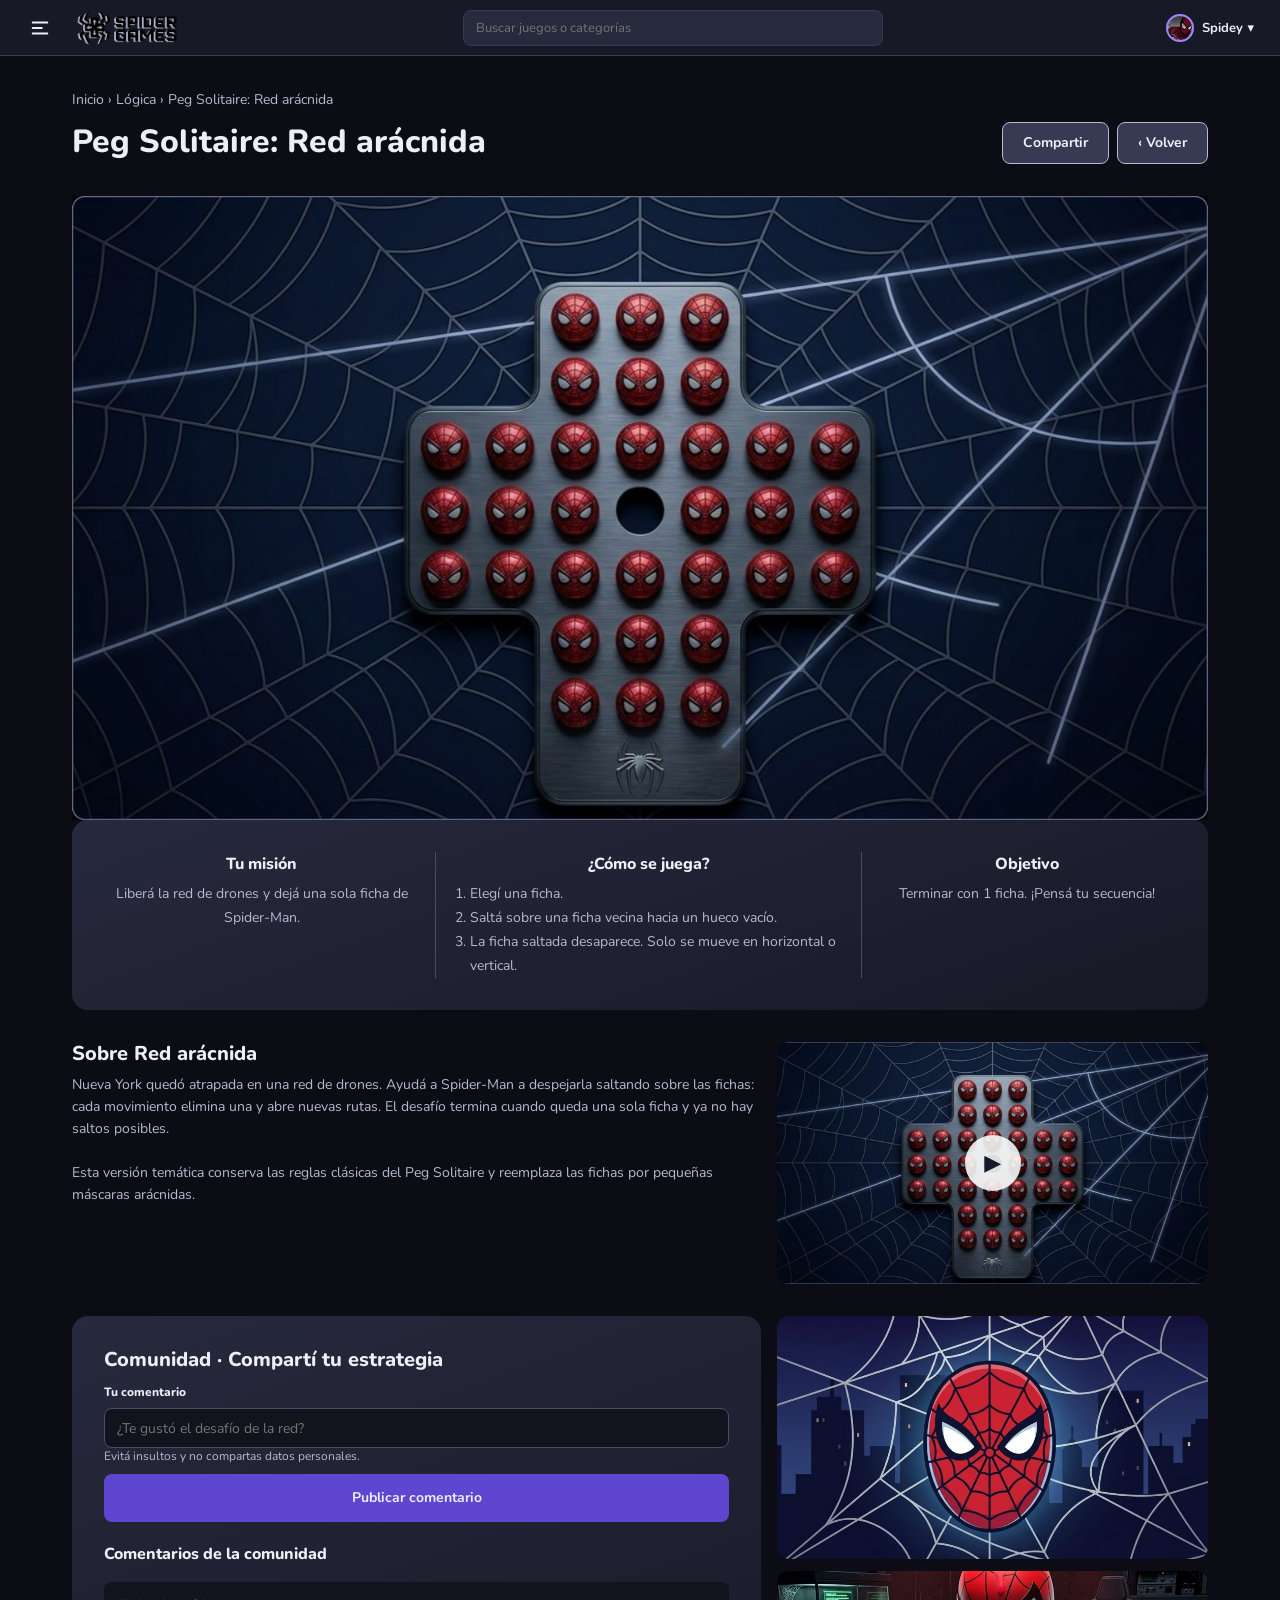
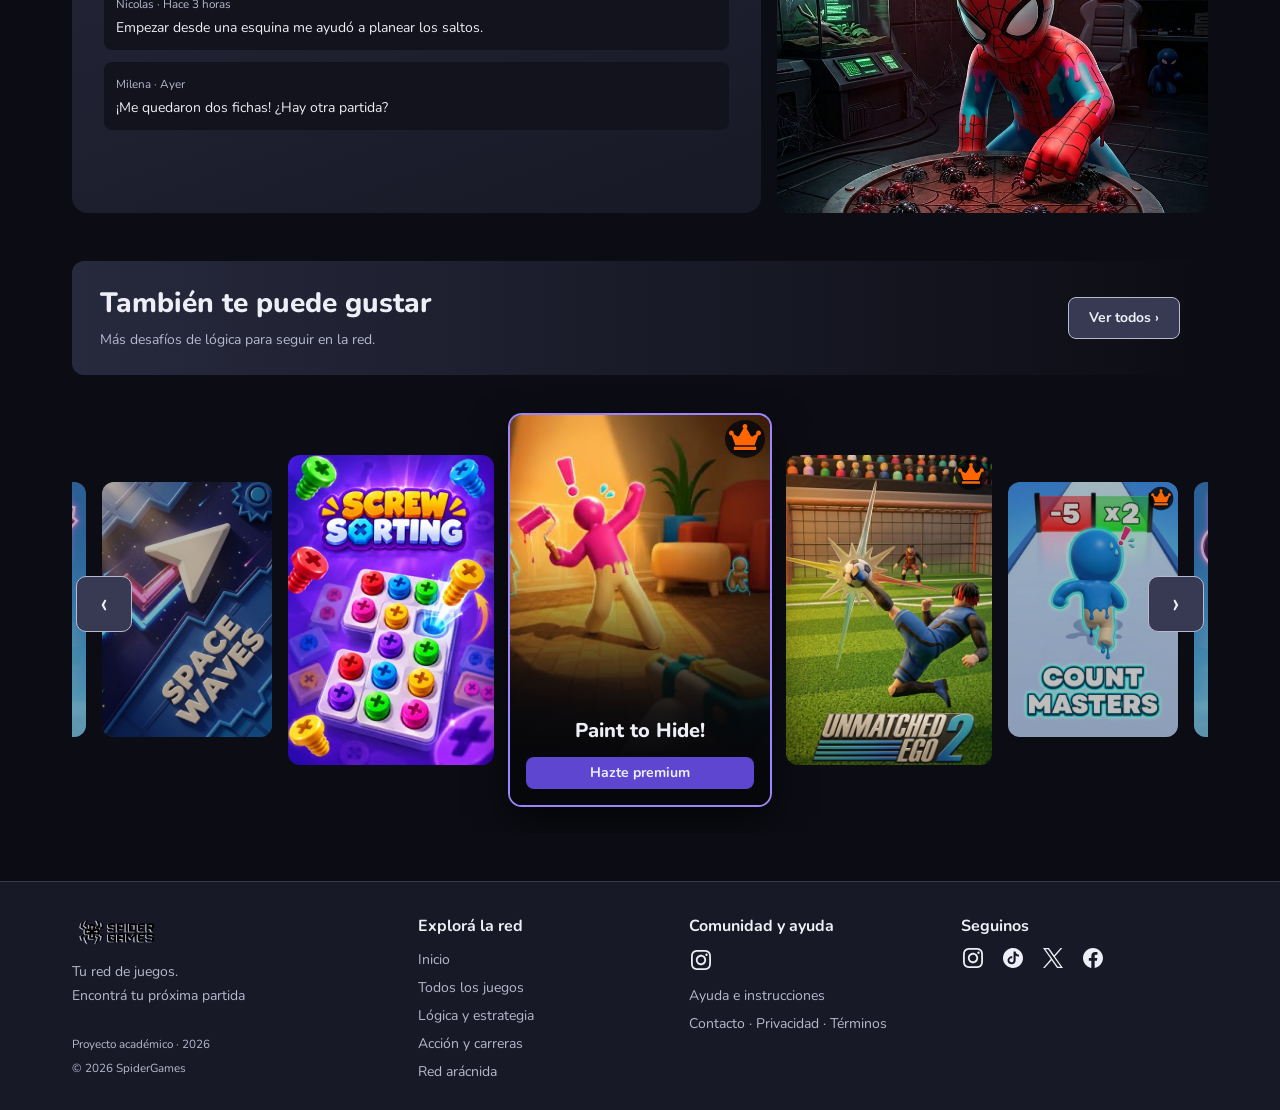
<file: game.html>
<!DOCTYPE html>
<html lang="es">
<head>
    <meta charset="utf-8">
    <meta name="viewport" content="width=device-width,initial-scale=1">
    <title>Peg Solitaire: Red arácnida · Spider Games</title>
    <link rel="preconnect" href="https://fonts.googleapis.com">
    <link href="https://fonts.googleapis.com/css2?family=Nunito:wght@400;600;700;800&display=swap" rel="stylesheet">
    <link rel="stylesheet" href="css/style.css">
    <link rel="stylesheet" href="css/game.css">
</head>
<body>


    <header class="encabezado">
        
        <button class="boton-icono" id="boton-menu-lateral" aria-label="Abrir menú">
            <svg width="22" height="22" viewBox="0 0 24 24" fill="none" stroke="#EDEEF6" stroke-width="2" stroke-linecap="round"><path d="M4 6h16M4 12h10M4 18h16"/></svg>
        </button>
        <a class="encabezado-logo" href="index.html"><img src="assets/logo.png" alt="Spider Games"></a>

       
        <div class="buscador">
            <input id="campo-busqueda" type="search" placeholder="Buscar juegos o categorías" autocomplete="off" aria-label="Buscar">
            <div class="buscador-resultados" id="lista-resultados">
                <a id="mensaje-sin-resultados" hidden>Sin resultados. Probá con otro nombre.</a>
            </div>
        </div>

            <div class="usuario">
            <button class="usuario-boton" id="boton-perfil" aria-label="Mi perfil"><i class="avatar"></i><span><b data-nombre-usuario>Spidey</b> ▾</span></button>
            <div class="menu-perfil" id="menu-perfil">
                <i class="avatar"></i>

                <div class="menu-perfil-nombre">
                    <b data-nombre-usuario>Spidey</b>
                    <svg width="24" height="24" viewBox="0 0 24 24" fill="none" xmlns="http://www.w3.org/2000/svg" aria-hidden="true">
                        <path d="M14 8L13.27 8.73L12.53 9.47L13.53 10.47L14.53 11.47L15.27 10.73L16 10L15 9L14 8ZM8 14V16H10L13.82 12.18L11.82 10.18L8 14Z" fill="currentColor"/>
                        <path d="M12 2C6.49 2 2 6.49 2 12C2 17.51 6.49 22 12 22C17.51 22 22 17.51 22 12C22 6.49 17.51 2 12 2ZM12 20C7.59 20 4 16.41 4 12C4 7.59 7.59 4 12 4C16.41 4 20 7.59 20 12C20 16.41 16.41 20 12 20Z" fill="currentColor"/>
                    </svg>
                </div>
                <small>peterparker@ejemplo.com</small>

                <a href="#" class="menu-perfil-premium"><img src="assets/icons/fa-solid_crown.svg" alt="" width="24" height="19"> Mejorar a premium</a>

                <a href="#">
                    <svg width="24" height="24" viewBox="0 0 24 24" fill="none" xmlns="http://www.w3.org/2000/svg" aria-hidden="true">
                        <path d="M14 8L13.27 8.73L12.53 9.47L13.53 10.47L14.53 11.47L15.27 10.73L16 10L15 9L14 8ZM8 14V16H10L13.82 12.18L11.82 10.18L8 14Z" fill="currentColor"/>
                        <path d="M12 2C6.49 2 2 6.49 2 12C2 17.51 6.49 22 12 22C17.51 22 22 17.51 22 12C22 6.49 17.51 2 12 2ZM12 20C7.59 20 4 16.41 4 12C4 7.59 7.59 4 12 4C16.41 4 20 7.59 20 12C20 16.41 16.41 20 12 20Z" fill="currentColor"/>
                    </svg>
                    Editar perfil
                </a>

                <a href="#">
                    <svg width="24" height="24" viewBox="0 0 24 24" fill="none" xmlns="http://www.w3.org/2000/svg" aria-hidden="true">
                        <path d="M21.2857 4.5H2.71429C2.3192 4.5 2 4.80469 2 5.18182V18.8182C2 19.1953 2.3192 19.5 2.71429 19.5H21.2857C21.6808 19.5 22 19.1953 22 18.8182V5.18182C22 4.80469 21.6808 4.5 21.2857 4.5ZM20.3929 6.8608V17.9659H3.60714V6.8608L2.99107 6.4027L3.8683 5.3267L4.82366 6.03622H19.1786L20.1339 5.3267L21.0112 6.4027L20.3929 6.8608ZM19.1786 6.03409L12 11.3608L4.82143 6.03409L3.86607 5.32457L2.98884 6.40057L3.60491 6.85866L11.2299 12.5178C11.4492 12.6804 11.719 12.7686 11.9967 12.7686C12.2743 12.7686 12.5441 12.6804 12.7634 12.5178L20.3929 6.8608L21.0089 6.4027L20.1317 5.3267L19.1786 6.03409Z" fill="currentColor"/>
                    </svg>
                    Preferencias de notificación
                </a>

                <a href="#">
                    <svg width="24" height="24" viewBox="0 0 24 24" fill="none" xmlns="http://www.w3.org/2000/svg" aria-hidden="true">
                        <path d="M12 3.19L19 6.3V11C19 15.52 16.02 19.69 12 20.93C7.98 19.69 5 15.52 5 11V6.3L12 3.19ZM12 1L3 5V11C3 16.55 6.84 21.74 12 23C17.16 21.74 21 16.55 21 11V5L12 1ZM11 7H13V9H11V7ZM11 11H13V17H11V11Z" fill="currentColor"/>
                    </svg>
                    Preferencias de privacidad
                </a>

                <a href="#">
                    <svg width="24" height="24" viewBox="0 0 24 24" fill="none" xmlns="http://www.w3.org/2000/svg" aria-hidden="true">
                        <path d="M21.6748 14.6648L20.1397 13.3523C20.2123 12.907 20.2498 12.4523 20.2498 11.9976C20.2498 11.5429 20.2123 11.0883 20.1397 10.6429L21.6748 9.33044C21.7906 9.23132 21.8735 9.09929 21.9124 8.95193C21.9513 8.80456 21.9445 8.64883 21.8928 8.50544L21.8717 8.44451C21.4491 7.26331 20.8162 6.16833 20.0037 5.21248L19.9615 5.16326C19.863 5.04736 19.7316 4.96405 19.5847 4.92431C19.4379 4.88456 19.2824 4.89024 19.1389 4.9406L17.2334 5.61794C16.5303 5.04138 15.7451 4.58669 14.8967 4.26794L14.5287 2.27576C14.501 2.12586 14.4282 1.98795 14.3202 1.88036C14.2122 1.77277 14.074 1.70059 13.924 1.67341L13.8607 1.66169C12.6397 1.44138 11.3553 1.44138 10.1342 1.66169L10.0709 1.67341C9.9209 1.70059 9.78271 1.77277 9.6747 1.88036C9.56669 1.98795 9.49398 2.12586 9.46622 2.27576L9.0959 4.27732C8.25424 4.59615 7.47044 5.0506 6.77559 5.62263L4.85606 4.9406C4.71254 4.88984 4.55698 4.88395 4.41003 4.92372C4.26309 4.9635 4.13173 5.04704 4.0334 5.16326L3.99122 5.21248C3.17968 6.16901 2.54693 7.26381 2.12325 8.44451L2.10215 8.50544C1.99668 8.79841 2.0834 9.12654 2.32012 9.33044L3.87403 10.657C3.80137 11.0976 3.76622 11.5476 3.76622 11.9953C3.76622 12.4453 3.80137 12.8953 3.87403 13.3336L2.32012 14.6601C2.20433 14.7593 2.12146 14.8913 2.08252 15.0387C2.04359 15.186 2.05043 15.3418 2.10215 15.4851L2.12325 15.5461C2.54747 16.7273 3.17559 17.8172 3.99122 18.7781L4.0334 18.8273C4.13197 18.9432 4.26333 19.0265 4.41019 19.0663C4.55704 19.106 4.7125 19.1003 4.85606 19.05L6.77559 18.3679C7.47403 18.9422 8.2545 19.3969 9.0959 19.7133L9.46622 21.7148C9.49398 21.8647 9.56669 22.0026 9.6747 22.1102C9.78271 22.2178 9.9209 22.29 10.0709 22.3172L10.1342 22.3289C11.3665 22.5504 12.6284 22.5504 13.8607 22.3289L13.924 22.3172C14.074 22.29 14.2122 22.2178 14.3202 22.1102C14.4282 22.0026 14.501 21.8647 14.5287 21.7148L14.8967 19.7226C15.7448 19.4047 16.5344 18.9485 17.2334 18.3726L19.1389 19.05C19.2824 19.1007 19.438 19.1066 19.5849 19.0669C19.7318 19.0271 19.8632 18.9435 19.9615 18.8273L20.0037 18.7781C20.8193 17.8148 21.4475 16.7273 21.8717 15.5461L21.8928 15.4851C21.9982 15.1969 21.9115 14.8687 21.6748 14.6648ZM18.4756 10.9195C18.5342 11.2734 18.5647 11.6367 18.5647 12C18.5647 12.3633 18.5342 12.7265 18.4756 13.0804L18.3209 14.0203L20.0717 15.5179C19.8063 16.1294 19.4713 16.7082 19.0732 17.2429L16.8982 16.4719L16.1623 17.0765C15.6022 17.5359 14.9787 17.8969 14.3037 18.15L13.4107 18.4851L12.9912 20.7586C12.3293 20.8336 11.661 20.8336 10.999 20.7586L10.5795 18.4804L9.69356 18.1406C9.02559 17.8875 8.4045 17.5265 7.84903 17.0695L7.11309 16.4625L4.92403 17.2406C4.52559 16.7039 4.19278 16.125 3.92559 15.5156L5.69512 14.0039L5.54278 13.0664C5.48653 12.7172 5.45606 12.3562 5.45606 12C5.45606 11.6414 5.48418 11.2828 5.54278 10.9336L5.69512 9.99607L3.92559 8.48435C4.19043 7.87263 4.52559 7.29607 4.92403 6.75935L7.11309 7.53748L7.84903 6.93044C8.4045 6.47341 9.02559 6.11248 9.69356 5.85935L10.5818 5.52419L11.0014 3.24607C11.66 3.17107 12.3326 3.17107 12.9936 3.24607L13.4131 5.51951L14.3061 5.85466C14.9787 6.10779 15.6045 6.46873 16.1647 6.9281L16.9006 7.53279L19.0756 6.76169C19.474 7.29841 19.8068 7.87732 20.074 8.48669L18.3232 9.98435L18.4756 10.9195ZM11.9998 7.6406C9.72168 7.6406 7.87481 9.48748 7.87481 11.7656C7.87481 14.0437 9.72168 15.8906 11.9998 15.8906C14.2779 15.8906 16.1248 14.0437 16.1248 11.7656C16.1248 9.48748 14.2779 7.6406 11.9998 7.6406ZM13.8561 13.6219C13.6126 13.866 13.3233 14.0596 13.0047 14.1916C12.6861 14.3235 12.3446 14.3911 11.9998 14.3906C11.299 14.3906 10.6404 14.1164 10.1436 13.6219C9.8994 13.3784 9.70578 13.089 9.57385 12.7705C9.44192 12.4519 9.37427 12.1104 9.37481 11.7656C9.37481 11.0648 9.64903 10.4062 10.1436 9.90935C10.6404 9.41248 11.299 9.1406 11.9998 9.1406C12.7006 9.1406 13.3592 9.41248 13.8561 9.90935C14.1002 10.1528 14.2938 10.4422 14.4258 10.7607C14.5577 11.0793 14.6253 11.4208 14.6248 11.7656C14.6248 12.4664 14.3506 13.125 13.8561 13.6219Z" fill="currentColor"/>
                    </svg>
                    Configuración de cuenta
                </a>

                <a href="#">
                    <svg width="24" height="24" viewBox="0 0 24 24" fill="none" xmlns="http://www.w3.org/2000/svg" aria-hidden="true">
                        <path d="M21.2857 4.5H2.71429C2.3192 4.5 2 4.80469 2 5.18182V18.8182C2 19.1953 2.3192 19.5 2.71429 19.5H21.2857C21.6808 19.5 22 19.1953 22 18.8182V5.18182C22 4.80469 21.6808 4.5 21.2857 4.5ZM20.3929 6.8608V17.9659H3.60714V6.8608L2.99107 6.4027L3.8683 5.3267L4.82366 6.03622H19.1786L20.1339 5.3267L21.0112 6.4027L20.3929 6.8608ZM19.1786 6.03409L12 11.3608L4.82143 6.03409L3.86607 5.32457L2.98884 6.40057L3.60491 6.85866L11.2299 12.5178C11.4492 12.6804 11.719 12.7686 11.9967 12.7686C12.2743 12.7686 12.5441 12.6804 12.7634 12.5178L20.3929 6.8608L21.0089 6.4027L20.1317 5.3267L19.1786 6.03409Z" fill="currentColor"/>
                    </svg>
                    Soporte
                </a>

                <hr>

                <a href="login.html" class="menu-perfil-salir">
                    <svg width="24" height="24" viewBox="0 0 24 24" fill="none" xmlns="http://www.w3.org/2000/svg" aria-hidden="true">
                        <path d="M17 8L21 12L17 16M21 12H7M13 16V17C13 17.7956 12.6839 18.5587 12.1213 19.1213C11.5587 19.6839 10.7956 20 10 20H6C5.20435 20 4.44129 19.6839 3.87868 19.1213C3.31607 18.5587 3 17.7956 3 17V7C3 6.20435 3.31607 5.44129 3.87868 4.87868C4.44129 4.31607 5.20435 4 6 4H10C10.7956 4 11.5587 4.31607 12.1213 4.87868C12.6839 5.44129 13 6.20435 13 7V8" stroke="currentColor" stroke-width="2" stroke-linecap="round" stroke-linejoin="round"/>
                    </svg>
                    Cerrar sesión
                </a>
            </div>
        </div>
    </header>

    <div class="fondo-oscuro" id="fondo-oscuro-menu"></div>
    <nav class="menu-lateral" id="menu-lateral" aria-label="Menú de SpiderGames">
        <a href="index.html"><svg width="24" height="24" viewBox="0 0 24 24" fill="none" xmlns="http://www.w3.org/2000/svg"><path d="M21.9475 11.7175C21.9625 11.695 21.985 11.665 21.9925 11.635V11.6275C22 11.6125 22 11.5975 22.0075 11.5825C22.0075 11.5675 22.015 11.5525 22.015 11.53V11.47C22.015 11.455 22.0075 11.44 22.0075 11.425V11.4175C22.0075 11.4025 22 11.3875 21.9925 11.38V11.3725L21.97 11.3275C21.9625 11.3125 21.955 11.305 21.9475 11.29L21.94 11.2825C21.9325 11.2675 21.9175 11.26 21.91 11.245C21.8992 11.2331 21.8865 11.2229 21.8725 11.215L21.865 11.2075C21.8483 11.2003 21.8331 11.1901 21.82 11.1775C19.885 10.135 18.82 8.7025 18.67 6.925C18.55 5.5675 19.015 4.5025 19.015 4.495V4.4875C19.0225 4.4725 19.03 4.4575 19.03 4.4425V4.435C19.0375 4.42 19.0375 4.405 19.0375 4.39V4.27C19.0353 4.24131 19.0277 4.21331 19.015 4.1875C19.015 4.1875 19.015 4.18 19.0075 4.18C19.0019 4.16647 18.9943 4.15383 18.985 4.1425C18.9775 4.1275 18.9625 4.1125 18.955 4.105V4.0975L18.9475 4.09L18.9325 4.075L18.9175 4.06L18.91 4.0525C18.895 4.045 18.8875 4.03 18.8725 4.0225C18.8725 4.0225 18.865 4.0225 18.865 4.015C18.8575 4.015 18.8425 4.0075 18.835 4C18.835 4 18.8275 4 18.8275 3.9925C18.8125 3.985 18.7975 3.9775 18.7825 3.9775H18.775C18.76 3.97 18.745 3.97 18.73 3.97H18.6025C18.5875 3.97 18.5725 3.9775 18.5575 3.9775C16.45 4.6075 14.6875 4.3525 13.3225 3.1975C12.2875 2.3275 11.86 1.2475 11.86 1.24L11.8375 1.195C11.83 1.18 11.8225 1.1725 11.815 1.1575L11.8075 1.15C11.8 1.135 11.785 1.1275 11.7775 1.1125L11.7475 1.0825L11.74 1.075C11.7175 1.06 11.6875 1.0375 11.6575 1.03H11.65C11.635 1.0225 11.62 1.0225 11.605 1.015C11.575 1.0075 11.56 1 11.545 1H11.4775C11.4625 1 11.4475 1.0075 11.4325 1.0075H11.425C11.41 1.0075 11.4025 1.015 11.3875 1.0225C11.3875 1.0225 11.38 1.0225 11.38 1.03L11.335 1.0525H11.3275C11.3125 1.06 11.305 1.0675 11.29 1.075L11.2825 1.0825C11.2675 1.09 11.26 1.105 11.245 1.1125L11.215 1.1425L11.2075 1.15C11.2 1.165 11.1925 1.18 11.185 1.1875C10.1425 3.1225 8.71 4.1875 6.9325 4.3375C5.5825 4.4725 4.5175 4 4.51 4H4.5025L4.4575 3.9775H4.45C4.435 3.9775 4.42 3.97 4.4125 3.97H4.2925C4.2625 3.9775 4.2325 3.985 4.2025 4C4.2025 4 4.195 4 4.195 4.0075C4.18 4.0075 4.165 4.015 4.1575 4.0225C4.135 4.0375 4.1275 4.045 4.1125 4.0525H4.105L4.0975 4.06C4.0975 4.0675 4.0975 4.075 4.09 4.075C4.0825 4.0825 4.0825 4.09 4.075 4.09L4.0675 4.0975C4.06 4.1125 4.045 4.1275 4.0375 4.1425C4.0375 4.1425 4.0375 4.15 4.03 4.15C4.03 4.1575 4.0225 4.1725 4.015 4.18C4.015 4.18 4.015 4.1875 4.0075 4.1875C4.0075 4.2025 4 4.2175 3.9925 4.24C3.9925 4.255 3.985 4.27 3.985 4.285V4.3975C3.985 4.4125 3.9925 4.4275 3.9925 4.4425C4.6225 6.55 4.3675 8.3125 3.2125 9.6775C2.3425 10.7125 1.27 11.1325 1.2475 11.14L1.2025 11.1625H1.195C1.18 11.17 1.1725 11.1775 1.1575 11.185L1.15 11.1925C1.135 11.2 1.1275 11.215 1.1125 11.2225L1.105 11.23C1.0975 11.2375 1.09 11.2525 1.075 11.26L1.0675 11.2675C1.0525 11.29 1.0375 11.32 1.0225 11.35V11.3575C1.015 11.3725 1.015 11.3875 1.0075 11.4025C1.0075 11.4175 1 11.4325 1 11.4475V11.5075C1 11.5225 1.0075 11.5375 1.0075 11.5525V11.56C1.0075 11.575 1.015 11.59 1.0225 11.5975V11.605L1.045 11.65C1.0525 11.665 1.06 11.6725 1.0675 11.6875L1.075 11.695C1.0825 11.71 1.0975 11.7175 1.105 11.7325C1.1125 11.74 1.1275 11.755 1.1425 11.7625L1.15 11.77C1.165 11.7775 1.18 11.785 1.195 11.8C3.13 12.8425 4.195 14.275 4.345 16.0525C4.48 17.4325 4.015 18.4975 4.015 18.505V18.5125C4.0075 18.5275 4 18.5425 4 18.5575V18.565C3.9925 18.58 3.9925 18.595 3.9925 18.61V18.73C4 18.76 4.0075 18.79 4.0225 18.82C4.0225 18.82 4.0225 18.8275 4.03 18.8275C4.0375 18.8425 4.045 18.8575 4.0525 18.865C4.06 18.88 4.075 18.895 4.0825 18.9025V18.91L4.09 18.9175L4.105 18.9325L4.12 18.9475L4.1275 18.955C4.1425 18.9625 4.15 18.9775 4.165 18.985C4.165 18.985 4.1725 18.985 4.1725 18.9925C4.1875 19 4.195 19.0075 4.21 19.015C4.21 19.015 4.2175 19.015 4.2175 19.0225C4.2325 19.03 4.2475 19.0375 4.2625 19.0375H4.27C4.285 19.045 4.3 19.045 4.315 19.045H4.4275C4.4425 19.045 4.4575 19.0375 4.4725 19.0375C6.58 18.4 8.3425 18.6625 9.7075 19.8175C10.7425 20.6875 11.17 21.7675 11.17 21.775L11.1925 21.82C11.2 21.835 11.2075 21.8425 11.215 21.8575L11.2225 21.865C11.23 21.88 11.245 21.8875 11.2525 21.9025L11.2825 21.9325L11.29 21.94C11.3125 21.955 11.3425 21.9775 11.3725 21.985H11.38C11.395 21.9925 11.41 21.9925 11.425 22C11.44 22 11.455 22.0075 11.47 22.0075H11.56C11.575 22.0075 11.5825 22 11.5975 22H11.605C11.6342 21.9917 11.6621 21.9791 11.6875 21.9625L11.695 21.955C11.7025 21.9475 11.7175 21.94 11.725 21.9325L11.7325 21.925C11.7475 21.9175 11.755 21.9025 11.7625 21.895L11.77 21.8875C11.7775 21.88 11.785 21.8725 11.7925 21.8575L11.8 21.85C11.8075 21.835 11.815 21.8275 11.8225 21.8125C12.865 19.8775 14.2975 18.8125 16.075 18.6625C17.425 18.5425 18.49 19.0075 18.4975 19.015C18.5125 19.0225 18.5275 19.03 18.5425 19.03H18.55C18.565 19.0375 18.58 19.0375 18.595 19.0375H18.7225C18.7525 19.03 18.7825 19.0225 18.8125 19.0075C18.8125 19.0075 18.82 19.0075 18.82 19C18.835 18.9925 18.85 18.985 18.8575 18.9775C18.8725 18.97 18.8875 18.955 18.895 18.9475H18.9025L18.91 18.94L18.925 18.925L18.94 18.91L18.9475 18.9025C18.955 18.8875 18.97 18.88 18.9775 18.865C18.9775 18.865 18.9775 18.8575 18.985 18.8575C18.9925 18.8425 19 18.835 19.0075 18.82C19.0075 18.82 19.0075 18.8125 19.015 18.8125C19.0225 18.7975 19.03 18.7825 19.03 18.7675C19.0375 18.7525 19.0375 18.7375 19.0375 18.7225V18.61C19.0375 18.595 19.03 18.58 19.03 18.565C18.4 16.4575 18.655 14.695 19.81 13.33C20.68 12.295 21.76 11.8675 21.7675 11.8675L21.8125 11.845H21.82C21.835 11.8375 21.8425 11.83 21.8575 11.8225L21.865 11.815C21.88 11.8075 21.8875 11.7925 21.9025 11.785L21.9325 11.755C21.94 11.725 21.94 11.725 21.9475 11.7175ZM20.35 11.125H17.2375C15.1075 9.925 15.6775 8.0875 15.8125 7.735L17.9575 5.59C17.8975 5.9875 17.875 6.4525 17.9125 6.9475C18.07 8.905 19.1725 10.24 20.35 11.125ZM8.125 14.02C8.0725 13.405 7.8325 12.595 7.0675 11.875H10.615L8.14 14.35C8.14 14.245 8.1325 14.1325 8.125 14.02ZM11.89 7.0975C11.965 7.1725 12.0475 7.2475 12.13 7.3225C12.58 7.705 13.2775 8.0875 14.2675 8.0875H14.395L11.89 10.5925V7.0975ZM11.14 10.5925L8.665 8.1175C8.77 8.1175 8.8825 8.1175 8.995 8.11C9.61 8.0575 10.42 7.8175 11.14 7.0525V10.5925ZM10.6075 11.125H7.1125C7.1875 11.05 7.2625 10.9675 7.3375 10.885C7.735 10.4125 8.14 9.6775 8.1025 8.62L10.6075 11.125ZM11.14 12.4075V15.91C11.065 15.835 10.9825 15.76 10.9 15.685C10.45 15.3025 9.7525 14.92 8.7625 14.92H8.635L11.14 12.4075ZM11.89 12.4075L14.365 14.8825C14.26 14.8825 14.1475 14.8825 14.035 14.89C13.42 14.9425 12.61 15.1825 11.89 15.9475V12.4075ZM12.4225 11.875H15.925C15.85 11.95 15.775 12.0325 15.7 12.115C15.3025 12.5875 14.8975 13.3225 14.935 14.38L12.4225 11.875ZM12.4225 11.125L14.8975 8.65C14.8975 8.755 14.8975 8.8675 14.905 8.98C14.9575 9.595 15.1975 10.405 15.9625 11.125H12.4225ZM12.82 3.7525C14.3125 5.0275 16.0375 5.1925 17.5 4.9825L15.295 7.1875C12.94 7.8475 12.0475 6.145 11.89 5.8V2.7625C12.13 3.085 12.4375 3.43 12.82 3.7525ZM6.9625 5.1025C8.92 4.945 10.255 3.8425 11.14 2.665V5.7775C9.94 7.9075 8.1025 7.3375 7.75 7.2025L5.605 5.0575C6.0025 5.11 6.46 5.14 6.9625 5.1025ZM3.7675 10.195C5.0425 8.7025 5.2075 6.9775 4.9975 5.515L7.2025 7.72C7.8625 10.0675 6.16 10.9675 5.815 11.125H2.7775C3.1 10.885 3.445 10.5775 3.7675 10.195ZM2.68 11.875H5.7925C7.9225 13.075 7.3525 14.9125 7.2175 15.265L5.0725 17.41C5.1325 17.0125 5.155 16.5475 5.1175 16.0525C4.96 14.095 3.8575 12.76 2.68 11.875ZM10.21 19.2475C9.055 18.265 7.7575 17.9425 6.5575 17.9425C6.205 17.9425 5.86 17.9725 5.53 18.0175L7.735 15.8125C10.09 15.1525 10.9825 16.855 11.14 17.2V20.2375C10.9 19.915 10.5925 19.57 10.21 19.2475ZM16.0675 17.8975C14.11 18.055 12.775 19.1575 11.89 20.335V17.2225C13.09 15.0925 14.9275 15.6625 15.28 15.7975L17.425 17.9425C17.0275 17.89 16.57 17.86 16.0675 17.8975ZM19.2625 12.805C17.9875 14.2975 17.8225 16.0225 18.0325 17.485L15.8275 15.28C15.1675 12.925 16.87 12.0325 17.215 11.875H20.2525C19.93 12.115 19.585 12.4225 19.2625 12.805Z" fill="#B7B9CF"/></svg>Inicio</a>
        <a href="#"><img src="assets/icons/fa-solid_crown.svg" alt="" width="24" height="19">Juegos premium</a>
        <a href="#"><svg width="24" height="24" viewBox="0 0 24 24" fill="none" xmlns="http://www.w3.org/2000/svg"><path d="M19.5492 10.9969C19.0942 9.97281 18.4328 9.05364 17.6063 8.2969L16.9242 7.67111C16.9011 7.65045 16.8732 7.63578 16.843 7.62841C16.8129 7.62103 16.7814 7.62116 16.7513 7.6288C16.7212 7.63644 16.6935 7.65134 16.6705 7.6722C16.6475 7.69307 16.63 7.71925 16.6195 7.74846L16.3148 8.62268C16.125 9.17111 15.7758 9.73127 15.2812 10.2821C15.2484 10.3172 15.2109 10.3266 15.1852 10.3289C15.1594 10.3313 15.1195 10.3266 15.0844 10.2938C15.0516 10.2656 15.0352 10.2235 15.0375 10.1813C15.1242 8.77033 14.7023 7.17893 13.7789 5.4469C13.0148 4.00783 11.9531 2.88518 10.6266 2.10236L9.65859 1.53283C9.53203 1.45783 9.37031 1.55627 9.37734 1.70393L9.42891 2.82893C9.46406 3.59768 9.375 4.27736 9.16406 4.84221C8.90625 5.53361 8.53594 6.1758 8.0625 6.75236C7.73303 7.15307 7.35959 7.51549 6.94922 7.83283C5.96087 8.5926 5.15722 9.56612 4.59844 10.6805C4.04103 11.8046 3.75068 13.0422 3.75 14.2969C3.75 15.4031 3.96797 16.4742 4.39922 17.4844C4.81562 18.457 5.41654 19.3396 6.16875 20.0836C6.92813 20.8336 7.80938 21.4242 8.79141 21.8344C9.80859 22.261 10.8867 22.4766 12 22.4766C13.1133 22.4766 14.1914 22.261 15.2086 21.8367C16.1882 21.429 17.079 20.8343 17.8312 20.086C18.5906 19.336 19.1859 18.4594 19.6008 17.4867C20.0314 16.4793 20.2523 15.3948 20.25 14.2992C20.25 13.1555 20.0156 12.0446 19.5492 10.9969Z" fill="#B7B9CF"/></svg>Tendencias</a>
        <a href="#"><svg width="24" height="24" viewBox="0 0 24 24" fill="none" xmlns="http://www.w3.org/2000/svg"><path d="M19.5492 10.9969C19.0942 9.97281 18.4328 9.05364 17.6063 8.2969L16.9242 7.67111C16.9011 7.65045 16.8732 7.63578 16.843 7.62841C16.8129 7.62103 16.7814 7.62116 16.7513 7.6288C16.7212 7.63644 16.6935 7.65134 16.6705 7.6722C16.6475 7.69307 16.63 7.71925 16.6195 7.74846L16.3148 8.62268C16.125 9.17111 15.7758 9.73127 15.2812 10.2821C15.2484 10.3172 15.2109 10.3266 15.1852 10.3289C15.1594 10.3313 15.1195 10.3266 15.0844 10.2938C15.0516 10.2656 15.0352 10.2235 15.0375 10.1813C15.1242 8.77033 14.7023 7.17893 13.7789 5.4469C13.0148 4.00783 11.9531 2.88518 10.6266 2.10236L9.65859 1.53283C9.53203 1.45783 9.37031 1.55627 9.37734 1.70393L9.42891 2.82893C9.46406 3.59768 9.375 4.27736 9.16406 4.84221C8.90625 5.53361 8.53594 6.1758 8.0625 6.75236C7.73303 7.15307 7.35959 7.51549 6.94922 7.83283C5.96087 8.5926 5.15722 9.56612 4.59844 10.6805C4.04103 11.8046 3.75068 13.0422 3.75 14.2969C3.75 15.4031 3.96797 16.4742 4.39922 17.4844C4.81562 18.457 5.41654 19.3396 6.16875 20.0836C6.92813 20.8336 7.80938 21.4242 8.79141 21.8344C9.80859 22.261 10.8867 22.4766 12 22.4766C13.1133 22.4766 14.1914 22.261 15.2086 21.8367C16.1882 21.429 17.079 20.8343 17.8312 20.086C18.5906 19.336 19.1859 18.4594 19.6008 17.4867C20.0314 16.4793 20.2523 15.3948 20.25 14.2992C20.25 13.1555 20.0156 12.0446 19.5492 10.9969Z" fill="#B7B9CF"/></svg>Novedades</a>
        <a href="#"><svg width="24" height="24" viewBox="0 0 24 24" fill="none" xmlns="http://www.w3.org/2000/svg"><path d="M12 1.125C7.5 1.125 4.5 4.875 4.5 8.625C4.5 17.625 8.25 22.875 12 22.875C15.75 22.875 19.5 17.625 19.5 8.625C19.5 4.875 16.5 1.125 12 1.125ZM6 7.875C6.36563 9.375 7.64062 12.1828 10.5 13.875L8.25 16.125C5.07656 14.1984 5.25 9.375 6 7.875ZM18 7.875C18.75 9.375 18.9234 14.1984 15.75 16.125L13.5 13.875C16.3594 12.1828 17.6344 9.375 18 7.875Z" fill="#B7B9CF"/></svg>Originales</a>
        <a href="#"><svg width="24" height="24" viewBox="0 0 24 24" fill="none" xmlns="http://www.w3.org/2000/svg"><path d="M4.19995 6.00002C5.1937 6.00002 5.99995 5.19377 5.99995 4.20002C5.99995 3.20627 5.1937 2.40002 4.19995 2.40002C3.2062 2.40002 2.39995 3.20627 2.39995 4.20002C2.39995 5.19377 3.2062 6.00002 4.19995 6.00002ZM3.59995 7.20002C2.2762 7.20002 1.19995 8.27627 1.19995 9.60002V14.4C1.19995 15.0638 1.7362 15.6 2.39995 15.6C2.76745 15.6 3.0937 15.435 3.31495 15.18L4.21495 20.5988C4.3237 21.2513 4.94245 21.6938 5.59495 21.585C6.24745 21.4763 6.68995 20.8575 6.5812 20.205L5.81245 15.6038H6.4012L7.5262 20.6625C7.6687 21.3113 8.30995 21.7163 8.9587 21.5738C9.60745 21.4313 10.0125 20.79 9.86995 20.1413L7.7212 10.4663L12.0825 12.4838C12.1012 12.495 12.1237 12.5025 12.1425 12.51C12.4649 12.645 12.8175 12.6263 13.1137 12.4838C13.2412 12.4238 13.3612 12.3375 13.4625 12.2325C13.5787 12.1125 13.6687 11.97 13.7287 11.805C13.7325 11.7938 13.7362 11.7788 13.74 11.7675L13.8337 11.4863C14.0475 10.845 14.52 10.3275 15.135 10.0538L15.435 9.92252C15.4725 9.90752 15.5062 9.89252 15.5437 9.87752L14.91 12.2588C14.7 13.05 14.9062 13.8938 15.4612 14.4975L18.1124 17.3888L18.9375 20.6925C19.0987 21.3338 19.7512 21.7275 20.3925 21.5663C21.0337 21.405 21.4274 20.7525 21.2662 20.1113L20.4037 16.6575C20.3324 16.365 20.1862 16.0988 19.9837 15.8775L18.1274 13.8525L18.8512 11.3963L19.2112 12.2588C19.3762 12.6563 19.6799 12.9825 20.0662 13.1775L21.0674 13.6763C21.66 13.9725 22.3799 13.7325 22.6762 13.14C22.9725 12.5475 22.7325 11.8275 22.14 11.5313L21.3375 11.13L20.7637 9.75002C20.1224 8.20877 18.615 7.20377 16.9424 7.20377C16.0875 7.20377 15.2437 7.38377 14.4637 7.72877L14.1637 7.86002C13.2557 8.26555 12.4949 8.94126 11.985 9.79502L7.0987 7.53377C6.6262 7.31252 6.1087 7.20002 5.58745 7.20002H3.59995ZM18.6 6.00002C19.5937 6.00002 20.4 5.19377 20.4 4.20002C20.4 3.20627 19.5937 2.40002 18.6 2.40002C17.6062 2.40002 16.8 3.20627 16.8 4.20002C16.8 5.19377 17.6062 6.00002 18.6 6.00002ZM14.3137 14.985L13.3762 17.325L11.1487 19.5525C10.6799 20.0213 10.6799 20.7825 11.1487 21.2513C11.6174 21.72 12.3787 21.72 12.8475 21.2513L15.1612 18.9375C15.3337 18.765 15.4687 18.5588 15.5587 18.3338L16.1025 16.9763L14.5762 15.3113C14.4825 15.21 14.3962 15.1013 14.3137 14.9888V14.985Z" fill="#B7B9CF"/></svg>Multijugador</a>
        <a href="#"><svg width="24" height="24" viewBox="0 0 24 24" fill="none" xmlns="http://www.w3.org/2000/svg"><path d="M21.29 16.71L22.71 15.29L19.5 12.11L16.5 11.26L18.41 11L22.6 7.80001L21.4 6.20001L17.59 9.05001L14.91 9.50001L18.11 6.31001L17 1.76001L15 2.24001L15.86 5.69001L14.76 6.83001C14.5295 6.28884 14.145 5.82739 13.6542 5.50304C13.1635 5.17869 12.5883 5.00576 12 5.00576C11.4118 5.00576 10.8366 5.17869 10.3458 5.50304C9.85512 5.82739 9.47058 6.28884 9.24004 6.83001L8.11004 5.69001L9.00004 2.24001L7.00004 1.76001L5.89004 6.31001L9.09004 9.50001L6.40004 9.05001L2.60004 6.20001L1.40004 7.80001L5.60004 11L7.46004 11.31L4.46004 12.16L1.29004 15.29L2.71004 16.71L5.50004 13.89L7.87004 13.22L4.00004 16.54V22H6.00004V17.46L7.56004 16.12C7.73362 17.1723 8.2753 18.1287 9.08849 18.8188C9.90168 19.5088 10.9335 19.8876 12 19.8876C13.0665 19.8876 14.0984 19.5088 14.9116 18.8188C15.7248 18.1287 16.2665 17.1723 16.44 16.12L18 17.46V22H20V16.54L16.13 13.22L18.5 13.89L21.29 16.71Z" fill="#B7B9CF"/></svg>Todos los juegos</a>
        <h5>Categorías</h5>
        <a href="#"><svg width="24" height="24" viewBox="0 0 24 24" fill="none" xmlns="http://www.w3.org/2000/svg"><path d="M9.51789 22C9.02789 20.4023 8.28872 19.2112 7.30039 18.4265C5.81789 17.25 3.46239 17.9815 2.59239 16.7675C1.72239 15.5535 3.20189 13.3215 3.72089 12.0045C4.23989 10.6875 1.73089 10.222 2.02389 9.848C2.21889 9.59867 3.48706 8.87933 5.82839 7.69C6.49339 3.89667 8.95022 2 13.1989 2C19.5719 2 21.9999 7.403 21.9999 10.84C21.9999 14.276 19.0599 17.978 14.8719 18.7765C14.4976 19.3218 15.0376 20.3963 16.4919 22" stroke="#B7B9CF" stroke-width="2.3335" stroke-linecap="round" stroke-linejoin="round"/><path fill-rule="evenodd" clip-rule="evenodd" d="M9.74986 7.25C9.42286 8.517 9.52003 9.40683 10.0414 9.9195C10.5624 10.4318 11.4504 10.7668 12.7054 10.9245C12.4204 12.5588 12.7675 13.3255 13.7469 13.2245C14.7259 13.1238 15.3142 12.7172 15.5119 12.0045C17.0419 12.4345 17.8712 12.0745 17.9999 10.9245C18.1924 9.1995 17.2624 7.824 16.8809 7.824C16.4994 7.824 15.5119 7.7775 15.5119 7.25C15.5119 6.7225 14.3579 6.425 13.3164 6.425C12.2749 6.425 12.9014 5.7225 11.4714 6C10.518 6.185 9.94419 6.60167 9.74986 7.25Z" fill="#B7B9CF" stroke="#B7B9CF" stroke-width="2" stroke-linejoin="round"/><path d="M15.2498 12.75C14.7413 13.0655 14.0438 13.59 13.7498 14C13.0153 15.025 12.4198 15.649 12.2898 16.304" stroke="#B7B9CF" stroke-width="2" stroke-linecap="round"/></svg>Lógica</a>
        <a href="#"><svg width="24" height="24" viewBox="0 0 24 24" fill="none" xmlns="http://www.w3.org/2000/svg"><path d="M16.6157 8.0567L16.6128 8.08795L16.6392 8.07135L20.8853 5.46979L18.7222 9.80377L18.7075 9.83307L18.7388 9.82623L22.897 8.95807L19.7739 12.4258L19.7573 12.4444L19.7817 12.4512L23.0718 13.3165L19.8677 15.0518L19.8452 15.0635L19.8657 15.0782L22.3657 16.8028H19.2358L19.2466 16.8253L20.4595 19.4171L17.9683 18.5616C17.9686 18.5606 17.9698 18.5596 17.9702 18.5587C17.9725 18.5529 17.9746 18.5465 17.9771 18.5391L17.9497 18.5245C17.4735 19.1297 16.8692 19.7036 16.1226 20.2256C18.4917 17.6171 18.7357 14.5952 17.5659 12.212C16.388 9.81236 13.7792 8.06438 10.4722 8.04303C11.2076 7.64577 11.9509 7.43403 12.6763 7.38385L12.73 7.38092L12.6821 7.35455C12.6263 7.32429 12.5702 7.29328 12.5142 7.26178C12.4615 7.23217 12.4087 7.20163 12.356 7.17291L13.3022 4.59967L14.1733 7.21295L14.1919 7.19147L17.0503 3.72662L16.6157 8.0567ZM8.68408 10.5069L8.69971 10.5206L8.70947 10.502L8.95752 10.0049C8.98972 9.94056 9.02234 9.88392 9.05713 9.83405L9.84033 11.7305C9.36798 12.5113 9.35917 13.3835 9.27979 14.9151L9.31006 14.919C9.69395 13.3976 10.0732 12.5381 10.7358 11.7676C11.3454 11.1616 11.9846 10.8588 12.6177 10.7833C13.2509 10.7077 13.8795 10.8592 14.4683 11.1622C15.6453 11.7679 16.6612 12.9794 17.23 14.1924C17.257 14.6086 17.0834 15.0484 16.7632 15.4913C16.4425 15.9348 15.9754 16.3802 15.4175 16.8047C14.3039 17.652 12.8312 18.4157 11.4497 18.9239L9.896 17.6827L9.8667 17.6602L9.87061 17.6973L10.0376 19.3604C9.55813 19.4756 9.1148 19.5465 8.73291 19.5616C8.35016 19.5766 8.03038 19.5363 7.79736 19.4317L6.48291 16.8116L6.48193 16.8096L4.18408 13.4708C5.03712 13.2248 5.969 12.7601 6.86377 11.8653L7.01904 11.711L7.0249 11.7051L7.02295 11.6973L6.42627 8.38776L8.68408 10.5069ZM6.54346 4.82916C6.58033 4.83145 6.61431 4.84354 6.65186 4.86432L6.78271 4.95319C6.87943 5.0269 6.99142 5.1493 7.11182 5.30768C7.2321 5.46592 7.36061 5.65911 7.4917 5.87213C7.72781 6.25553 7.97479 6.70685 8.27393 7.13385C8.57043 7.55708 8.919 7.95861 9.36279 8.25006C9.29418 8.38115 9.19548 8.47658 9.04541 8.60846C8.89378 8.7417 8.69108 8.91209 8.49658 9.14557L5.14795 6.0069L5.11377 5.97467L5.12158 6.02155L6.09033 11.4024C4.70136 12.7046 3.32584 12.8591 2.26611 12.879C2.23902 11.7404 1.82107 11.038 1.4751 10.459C1.28416 10.1424 1.11489 9.86354 1.01025 9.52057C0.905911 9.17835 0.865915 8.77111 0.934082 8.19733C2.35313 5.74469 4.25556 4.98445 6.03271 4.98444H6.14014V4.98639L6.14795 4.98248L6.2417 4.93073C6.36302 4.86073 6.44465 4.83027 6.51514 4.83014L6.54346 4.82916Z" fill="#B7B9CF" stroke="#B7B9CF" stroke-width="0.03125"/></svg>Acción</a>
        <a href="#"><svg width="24" height="24" viewBox="0 0 24 24" fill="none" xmlns="http://www.w3.org/2000/svg"><path d="M7.9888 2.53121C8.00955 2.42615 8.00899 2.318 7.98716 2.21316C7.96533 2.10832 7.92268 2.00894 7.86172 1.92089C7.80077 1.83284 7.72277 1.75793 7.63232 1.70058C7.54188 1.64324 7.44085 1.60464 7.33522 1.58707C7.22958 1.5695 7.12149 1.57332 7.01736 1.5983C6.91323 1.62328 6.81517 1.66891 6.729 1.73248C6.64283 1.79606 6.5703 1.87629 6.51571 1.96842C6.46112 2.06055 6.42558 2.1627 6.4112 2.26881L3.2112 21.4688C3.19045 21.5739 3.19101 21.682 3.21284 21.7869C3.23467 21.8917 3.27732 21.9911 3.33828 22.0791C3.39923 22.1672 3.47724 22.2421 3.56768 22.2994C3.65812 22.3568 3.75915 22.3954 3.86479 22.413C3.97042 22.4305 4.07851 22.4267 4.18264 22.4017C4.28677 22.3767 4.38483 22.3311 4.471 22.2675C4.55717 22.204 4.6297 22.1237 4.68429 22.0316C4.73888 21.9395 4.77442 21.8373 4.7888 21.7312L5.8608 15.2992C7.1504 15.488 8.544 15.5504 9.6416 16.32C10.3207 16.808 11.106 17.1277 11.9328 17.2528C13.4784 17.4864 14.8608 16.6368 16.3872 16.8784L18.4496 17.1888C18.8656 17.2528 19.2976 16.9328 19.36 16.5168L20.7744 7.02241L20.7808 7.01601C20.8018 6.80715 20.743 6.59809 20.6163 6.43074C20.4896 6.26338 20.3043 6.1501 20.0976 6.11361L18.0352 5.80321C16.4944 5.57441 15.1088 6.40001 13.5824 6.17121C12.8978 6.06725 12.2466 5.80601 11.68 5.40801C10.4976 4.58081 9.0896 4.44321 7.7024 4.24801L7.9888 2.53121ZM7.0448 8.19201L7.5728 5.03681C8.5312 5.16801 9.5456 5.24321 10.4336 5.62721L9.9616 8.77121C9.0496 8.39841 8.0192 8.32641 7.0448 8.19201ZM5.9936 14.512L6.5216 11.3536C7.5136 11.4912 8.5648 11.5616 9.4944 11.9424L9.9744 8.78081C11.0272 9.21281 11.8288 9.95361 13.0032 10.1264L13.4832 6.95841C14.664 7.13601 15.6416 6.67521 16.776 6.58401L16.296 9.72961C15.16 9.82561 14.1776 10.3056 13 10.1296L12.5424 13.2944C11.3648 13.1184 10.5616 12.3744 9.504 11.944L9.024 15.1056C8.072 14.7232 7.0032 14.656 5.9936 14.512ZM12.544 13.296C13.7184 13.472 14.7056 12.9888 15.8416 12.8944L16.296 9.72961C17.344 9.63361 18.416 9.90721 19.4448 10.064L18.9968 13.2256C17.9664 13.0704 16.8912 12.7952 15.8432 12.8944L15.3632 16.056C14.2288 16.1328 13.2272 16.632 12.064 16.456L12.544 13.296Z" fill="#B7B9CF"/></svg>Carreras</a>
        <a href="#"><svg width="24" height="24" viewBox="0 0 24 24" fill="none" xmlns="http://www.w3.org/2000/svg"><path d="M20 17H19.37C19.98 14.79 20.78 10.37 18.64 7.26001C17.21 5.18001 14.78 4.09001 11.42 4.01001L9.71 2.30001C9.5 2.09001 9.21 1.99001 8.9 2.01001C8.6 2.04001 8.33 2.20001 8.17 2.45001L2.17 11.45C1.91 11.85 1.96 12.37 2.29 12.71L4.29 14.71C4.63 15.05 5.16 15.1 5.55 14.83L8.3 13H8.86L5.53 17H4C2.9 17 2 17.9 2 19V20C2 21.1 2.9 22 4 22H20C21.1 22 22 21.1 22 20V19C22 17.9 21.1 17 20 17ZM9.5 9.75001C9.16848 9.75001 8.85054 9.61832 8.61612 9.3839C8.3817 9.14948 8.25 8.83153 8.25 8.50001C8.25 8.16849 8.3817 7.85055 8.61612 7.61613C8.85054 7.38171 9.16848 7.25001 9.5 7.25001C9.83152 7.25001 10.1495 7.38171 10.3839 7.61613C10.6183 7.85055 10.75 8.16849 10.75 8.50001C10.75 8.83153 10.6183 9.14948 10.3839 9.3839C10.1495 9.61832 9.83152 9.75001 9.5 9.75001Z" fill="#B7B9CF"/></svg>Estrategia</a>
        <a href="#"><svg width="24" height="24" viewBox="0 0 24 24" fill="none" xmlns="http://www.w3.org/2000/svg"><path d="M21 9.5C21 7.04 19.02 5.04 16.57 5C15.79 3.2 14.01 2 12 2C9.99 2 8.21 3.2 7.43 5C6.24911 5.01966 5.12317 5.50228 4.29461 6.34393C3.46605 7.18558 3.00115 8.31895 3 9.5C3 9.75 3.02 10 3.07 10.26C2.37 11.2 2 12.34 2 13.5C2 16.53 4.47 19 7.5 19H11V22H13V19H16.5C19.53 19 22 16.53 22 13.5C22 12.34 21.62 11.21 20.93 10.26C20.98 10 21 9.75 21 9.5Z" fill="#B7B9CF"/></svg>Aventura</a>
        <a href="#"><svg width="24" height="24" viewBox="0 0 24 24" fill="none" xmlns="http://www.w3.org/2000/svg"><path d="M19.5 21C19.5 21.3978 19.342 21.7794 19.0607 22.0607C18.7794 22.342 18.3979 22.5 18 22.5H9.00005C8.60222 22.5 8.22069 22.342 7.93939 22.0607C7.65808 21.7794 7.50005 21.3978 7.50005 21V18H19.5V21ZM15 1.5C16.5913 1.5 18.1175 2.13214 19.2427 3.25736C20.3679 4.38258 21 5.9087 21 7.5V11.376C20.9997 12.7731 20.6741 14.151 20.049 15.4005L19.5 16.5H7.50005L3.62105 12.621C3.32506 12.3241 3.12363 11.9462 3.04217 11.5349C2.9607 11.1237 3.00285 10.6975 3.1633 10.3102C3.32375 9.92287 3.59531 9.59174 3.94373 9.35856C4.29214 9.12539 4.70181 9.00062 5.12105 9H6.00005V7.5C6.00005 5.9087 6.63219 4.38258 7.75741 3.25736C8.88263 2.13214 10.4087 1.5 12 1.5H15Z" fill="#B7B9CF"/></svg>Lucha</a>
        <a href="#"><svg width="24" height="24" viewBox="0 0 24 24" fill="none" xmlns="http://www.w3.org/2000/svg"><path d="M11.1826 2.72251C11.6439 2.29501 12.3563 2.29501 12.8139 2.72251L16.2001 5.86126V5.40001C16.2001 4.73626 16.7363 4.20001 17.4001 4.20001H18.6001C19.2638 4.20001 19.8001 4.73626 19.8001 5.40001V9.20626L21.2176 10.5225C21.5776 10.86 21.6976 11.3813 21.5176 11.8388C21.3376 12.2963 20.8951 12.6 20.4001 12.6H19.8001V19.2C19.8001 20.5238 18.7239 21.6 17.4001 21.6H6.6001C5.27635 21.6 4.2001 20.5238 4.2001 19.2V12.6H3.6001C3.1051 12.6 2.6626 12.2963 2.4826 11.8388C2.3026 11.3813 2.4226 10.8563 2.7826 10.5225L11.1826 2.72251ZM10.5001 10.8C10.0013 10.8 9.6001 11.2013 9.6001 11.7V14.7C9.6001 15.1988 10.0013 15.6 10.5001 15.6H13.5001C13.9988 15.6 14.4001 15.1988 14.4001 14.7V11.7C14.4001 11.2013 13.9988 10.8 13.5001 10.8H10.5001Z" fill="#B7B9CF"/></svg>Simulación</a>
        <a href="#"><svg width="24" height="24" viewBox="0 0 24 24" fill="none" xmlns="http://www.w3.org/2000/svg"><path d="M16.1784 22.5H12.8438C12.62 22.5 12.4054 22.4111 12.2471 22.2529C12.0889 22.0946 12 21.88 12 21.6562V20.3573C12.0006 20.1578 11.9606 19.9603 11.8823 19.7768C11.8041 19.5933 11.6892 19.4276 11.5448 19.29C11.1802 18.9342 10.6505 18.7369 10.0969 18.7505C9.09562 18.7739 8.25 19.6551 8.25 20.6751V21.6562C8.25 21.88 8.16111 22.0946 8.00287 22.2529C7.84464 22.4111 7.63003 22.5 7.40625 22.5H4.10719C3.76481 22.5 3.42578 22.4325 3.10946 22.3015C2.79314 22.1705 2.50573 21.9785 2.26363 21.7364C1.77469 21.2474 1.5 20.5843 1.5 19.8928V16.5937C1.5 16.37 1.58889 16.1553 1.74713 15.9971C1.90536 15.8389 2.11997 15.75 2.34375 15.75H3.64266C4.07203 15.75 4.48969 15.5662 4.81875 15.2344C5.00182 15.0498 5.14659 14.8309 5.24474 14.5902C5.34288 14.3495 5.39246 14.0918 5.39062 13.8319C5.37656 12.8386 4.55906 12 3.60516 12H2.34375C2.11997 12 1.90536 11.9111 1.74713 11.7529C1.58889 11.5946 1.5 11.38 1.5 11.1562V7.85717C1.5 7.51479 1.56744 7.17576 1.69846 6.85944C1.82948 6.54313 2.02153 6.25571 2.26363 6.01361C2.75257 5.52467 3.41572 5.24998 4.10719 5.24998H6.69656C6.79602 5.24998 6.8914 5.21048 6.96173 5.14015C7.03205 5.06982 7.07156 4.97444 7.07156 4.87498V4.57123C7.07156 4.16331 7.15281 3.75948 7.31057 3.3833C7.46832 3.00712 7.69943 2.66612 7.99039 2.38022C8.28135 2.09432 8.62635 1.86924 9.00524 1.71811C9.38413 1.56698 9.78933 1.49283 10.1972 1.49998C11.8608 1.52905 13.2141 2.92405 13.2141 4.6092V4.87498C13.2141 4.97444 13.2536 5.06982 13.3239 5.14015C13.3942 5.21048 13.4896 5.24998 13.5891 5.24998H16.1784C16.5161 5.24998 16.8505 5.3165 17.1625 5.44573C17.4745 5.57497 17.758 5.76439 17.9968 6.00318C18.2356 6.24197 18.425 6.52546 18.5543 6.83745C18.6835 7.14945 18.75 7.48384 18.75 7.82155V10.4109C18.75 10.5104 18.7895 10.6058 18.8598 10.6761C18.9302 10.7464 19.0255 10.7859 19.125 10.7859H19.3903C21.105 10.7859 22.5 12.1453 22.5 13.8159C22.5 15.532 21.1223 16.9284 19.4288 16.9284H19.125C19.0255 16.9284 18.9302 16.9679 18.8598 17.0383C18.7895 17.1086 18.75 17.204 18.75 17.3034V19.9284C18.75 20.2661 18.6835 20.6005 18.5543 20.9125C18.425 21.2245 18.2356 21.508 17.9968 21.7468C17.758 21.9856 17.4745 22.175 17.1625 22.3042C16.8505 22.4335 16.5161 22.5 16.1784 22.5Z" fill="#B7B9CF"/></svg>Puzzles</a>
        <a href="#"><svg width="24" height="24" viewBox="0 0 24 24" fill="none" xmlns="http://www.w3.org/2000/svg"><path d="M12 2C6.48 2 2 6.48 2 12C2 17.52 6.48 22 12 22C17.52 22 22 17.52 22 12C22 6.48 17.52 2 12 2ZM13 5.3L14.35 4.35C16.1593 4.90977 17.7114 6.0933 18.73 7.69L18.34 9.03L16.99 9.49L13 6.7V5.3ZM9.65 4.35L11 5.3V6.7L7.01 9.49L5.66 9.03L5.27 7.69C6.295 6.09919 7.84466 4.91749 9.65 4.35ZM7.08 17.11L5.94 17.21C4.6866 15.7639 3.99767 13.9137 4 12C4 11.88 4.01 11.77 4.02 11.65L5.02 10.92L6.4 11.4L7.86 15.74L7.08 17.11ZM14.5 19.59C13.71 19.85 12.87 20 12 20C11.13 20 10.29 19.85 9.5 19.59L8.81 18.1L9.45 17H14.56L15.2 18.11L14.5 19.59ZM14.27 15H9.73L8.38 10.98L12 8.44L15.63 10.98L14.27 15ZM18.06 17.21L16.92 17.11L16.13 15.74L17.59 11.4L18.98 10.93L19.98 11.66C19.99 11.77 20 11.88 20 12C20 13.99 19.27 15.81 18.06 17.21Z" fill="#B7B9CF"/></svg>Deportes</a>
        <a href="#"><svg width="24" height="24" viewBox="0 0 24 24" fill="none" xmlns="http://www.w3.org/2000/svg"><path d="M21.5801 16.09L20.4901 8.43C20.3538 7.47722 19.8782 6.60566 19.1506 5.97551C18.4231 5.34536 17.4926 4.99897 16.5301 5H7.47012C5.48012 5 3.79012 6.46 3.51012 8.43L2.42012 16.09C2.34417 16.619 2.4367 17.1585 2.68457 17.632C2.93245 18.1055 3.3231 18.489 3.80113 18.728C4.27916 18.967 4.8203 19.0494 5.34782 18.9637C5.87534 18.8779 6.36246 18.6282 6.74012 18.25L9.00012 16H15.0001L17.2501 18.25C17.7301 18.73 18.3801 19 19.0501 19C20.6101 19 21.8001 17.63 21.5801 16.09ZM11.0001 11H9.00012V13H8.00012V11H6.00012V10H8.00012V8H9.00012V10H11.0001V11ZM15.0001 10C14.4501 10 14.0001 9.55 14.0001 9C14.0001 8.45 14.4501 8 15.0001 8C15.5501 8 16.0001 8.45 16.0001 9C16.0001 9.55 15.5501 10 15.0001 10ZM17.0001 13C16.4501 13 16.0001 12.55 16.0001 12C16.0001 11.45 16.4501 11 17.0001 11C17.5501 11 18.0001 11.45 18.0001 12C18.0001 12.55 17.5501 13 17.0001 13Z" fill="#B7B9CF"/></svg>Arcade</a>
        <a href="#"><svg width="24" height="24" viewBox="0 0 24 24" fill="none" xmlns="http://www.w3.org/2000/svg"><path d="M20.1 2C19.0043 1.99778 17.9503 2.41981 17.1589 3.17764C16.3675 3.93546 15.9002 4.97022 15.855 6.065L15.465 15H19.5V22H21V2H20.1ZM12.75 14.625V2H11.25V14.625C9.96 15.045 9 16.51 9 18.25C9 20.32 10.345 22 12 22C13.655 22 15 20.32 15 18.25C15 16.505 14.04 15.04 12.75 14.625ZM9.5 5.75C9.5 3.68 7.82 2 5.75 2C3.68 2 2 3.68 2 5.75C2 9.21 3.045 12.85 5 13.6V22H6.5V13.6C8.455 12.85 9.5 9.205 9.5 5.75ZM3.5 5.75C3.5 4.775 4.13 3.95 5 3.64V11.775C4.24 10.87 3.5 8.71 3.5 5.75ZM6.5 3.64C7.37 3.95 8 4.775 8 5.75C8 8.71 7.26 10.87 6.5 11.775V3.64Z" fill="#B7B9CF"/></svg>Cocina</a>
        <a href="#"><svg width="24" height="24" viewBox="0 0 24 24" fill="none" xmlns="http://www.w3.org/2000/svg"><path d="M11.1562 0.75C11.0071 0.75 10.864 0.809263 10.7585 0.914752C10.653 1.02024 10.5938 1.16332 10.5938 1.3125V3.67969C6.60328 4.3492 3.5625 7.81922 3.5625 12C3.5625 16.1808 6.60328 19.6508 10.5938 20.3203V22.6875C10.5938 22.8367 10.653 22.9798 10.7585 23.0852C10.864 23.1907 11.0071 23.25 11.1562 23.25H12.8438C12.9929 23.25 13.136 23.1907 13.2415 23.0852C13.347 22.9798 13.4062 22.8367 13.4062 22.6875V20.3203C17.3967 19.6508 20.4375 16.1808 20.4375 12C20.4375 7.81922 17.3967 4.3492 13.4062 3.67969V1.3125C13.4062 1.16332 13.347 1.02024 13.2415 0.914752C13.136 0.809263 12.9929 0.75 12.8438 0.75H11.1562ZM10.5938 8.02148V9.32812C10.5938 9.47731 10.653 9.62038 10.7585 9.72587C10.864 9.83136 11.0071 9.89062 11.1562 9.89062H12.8438C12.9929 9.89062 13.136 9.83136 13.2415 9.72587C13.347 9.62038 13.4062 9.47731 13.4062 9.32812V8.02148C15.0448 8.60067 16.2188 10.1632 16.2188 12C16.2188 13.8368 15.0448 15.3994 13.4062 15.9785V14.6719C13.4062 14.5227 13.347 14.3796 13.2415 14.2741C13.136 14.1686 12.9929 14.1094 12.8438 14.1094H11.1562C11.0071 14.1094 10.864 14.1686 10.7585 14.2741C10.653 14.3796 10.5938 14.5227 10.5938 14.6719V15.9785C8.95523 15.3993 7.78125 13.8368 7.78125 12C7.78125 10.1632 8.95523 8.60063 10.5938 8.02148Z" fill="#B7B9CF"/></svg>Disparos</a>
        <a href="#"><svg width="24" height="24" viewBox="0 0 24 24" fill="none" xmlns="http://www.w3.org/2000/svg"><path d="M20 3H4C2.9 3 2 3.9 2 5V17C2 18.1 2.9 19 4 19H7V21C7 21.36 7.19 21.69 7.51 21.87C7.66 21.96 7.83 22 8 22C8.17 22 8.36 21.95 8.51 21.86L13.27 19H19.99C21.09 19 21.99 18.1 21.99 17V5C21.99 3.9 21.09 3 19.99 3H20ZM13 16H11V14H13V16ZM14.47 11.97C14.05 12.39 13.55 12.69 13 12.85V12.99H11V11.99C11 11.44 11.45 10.99 12 10.99C12.2967 10.9902 12.5868 10.9024 12.8335 10.7376C13.0803 10.5729 13.2726 10.3386 13.3861 10.0645C13.4996 9.79034 13.5292 9.4887 13.4711 9.19774C13.4131 8.90678 13.27 8.63959 13.06 8.43C12.49 7.86 11.51 7.86 10.94 8.43C10.66 8.71 10.5 9.09 10.5 9.49H8.5C8.5 8.56 8.86 7.68 9.53 7.02C10.85 5.7 13.16 5.7 14.48 7.02C15.14 7.68 15.51 8.56 15.51 9.49C15.51 10.42 15.15 11.3 14.48 11.96L14.47 11.97Z" fill="#B7B9CF"/></svg>Trivia</a>
        <a href="#"><svg width="24" height="24" viewBox="0 0 24 24" fill="none" xmlns="http://www.w3.org/2000/svg"><path d="M17 2H7C5.9 2 5 2.9 5 4V20C5 21.1 5.9 22 7 22H17C18.1 22 19 21.1 19 20V4C19 2.9 18.1 2 17 2ZM12 17L9 12L12 7L15 12L12 17Z" fill="#B7B9CF"/></svg>Cartas</a>
        <h5>© 2026 SpiderGames</h5>
    </nav>

    <template id="molde-resultado-busqueda"><a href="#"><img alt=""><span></span></a></template>

    <template id="molde-comentario"><p><small></small><br><span></span></p></template>

    <div class="aviso" id="aviso" role="status">
        <div><b></b><span></span></div>
        <button aria-label="Cerrar">✕</button>
    </div>

    <main class="contenedor">


        <div class="juego-encabezado">
            <div>
                <nav class="juego-ruta" aria-label="Ruta"><a href="index.html">Inicio</a> › Lógica › Peg Solitaire: Red arácnida</nav>
                <h1>Peg Solitaire: Red arácnida</h1>
            </div>
            <div class="juego-acciones">
                <button class="boton boton-secundario" id="boton-compartir">Compartir</button>
                <a class="boton boton-secundario" href="index.html">‹ Volver</a>
            </div>
        </div>

        <section class="juego-imagen">
            <img src="assets/games/gallery-tablero.jpg" alt="Tablero de Peg Solitaire con fichas de Spider-Man">
        </section>

        <section class="panel como-jugar">
            <div>
                <h3>Tu misión</h3>
                <p>Liberá la red de drones y dejá una sola ficha de Spider-Man.</p>
            </div>
            <div>
                <h3>¿Cómo se juega?</h3>
                <ol style="text-align:left">
                    <li>Elegí una ficha.</li>
                    <li>Saltá sobre una ficha vecina hacia un hueco vacío.</li>
                    <li>La ficha saltada desaparece. Solo se mueve en horizontal o vertical.</li>
                </ol>
            </div>
            <div>
                <h3>Objetivo</h3>
                <p>Terminar con 1 ficha. ¡Pensá tu secuencia!</p>
            </div>
        </section>

        <section class="bloque dos-columnas">
            <div>
                <h2>Sobre Red arácnida</h2>
                <p class="texto-ayuda" style="font-size:14px;line-height:22px">Nueva York quedó atrapada en una red de drones. Ayudá a Spider-Man a despejarla saltando sobre las fichas: cada movimiento elimina una y abre nuevas rutas. El desafío termina cuando queda una sola ficha y ya no hay saltos posibles.<br><br>Esta versión temática conserva las reglas clásicas del Peg Solitaire y reemplaza las fichas por pequeñas máscaras arácnidas.</p>
            </div>
            <div class="video" role="button" tabindex="0" aria-label="Ver tutorial de Peg Solitaire">
                <img src="assets/games/gallery-tablero.jpg" alt="Tutorial: cómo jugar Peg Solitaire">
                <b>▶</b>
            </div>
        </section>

        <section class="bloque dos-columnas">
            <div class="panel">
                <h2>Comunidad · Compartí tu estrategia</h2>
                <form id="formulario-comentario" novalidate>
                    <div class="campo">
                        <label for="campo-comentario">Tu comentario</label>
                        <input class="campo-input" id="campo-comentario" placeholder="¿Te gustó el desafío de la red?" maxlength="140">
                        <p class="texto-ayuda">Evitá insultos y no compartas datos personales.</p>
                        <p class="campo-mensaje"></p>
                    </div>
                    <button class="boton boton-primario boton-grande" style="width:100%;margin-top:10px" type="submit">Publicar comentario</button>
                </form>
                <h3 style="margin-top:20px;font-size:16px">Comentarios de la comunidad</h3>
                <div class="comentarios">
                    <p><small>Nicolas · Hace 3 horas</small><br>Empezar desde una esquina me ayudó a planear los saltos.</p>
                    <p><small>Milena · Ayer</small><br>¡Me quedaron dos fichas! ¿Hay otra partida?</p>
                </div>
            </div>
            <div class="miniaturas">
                <img src="assets/games/gallery-web.jpg" data-numero-imagen="1" alt="Ver imagen: máscara sobre la telaraña">
                <img src="assets/games/red-aracnida-hero.jpg" data-numero-imagen="2" alt="Ver imagen: Spider-Man en la guarida">
            </div>
        </section>

        <section class="seccion">
            <div class="seccion-encabezado">
                <div>
                    <h2>También te puede gustar</h2>
                    <p class="texto-ayuda">Más desafíos de lógica para seguir en la red.</p>
                </div>
                <a class="boton boton-secundario" href="#">Ver todos ›</a>
            </div>
            <div class="carrusel">
                <button class="flecha flecha-anterior" aria-label="Anterior"><span>‹</span></button>
                <div class="carrusel-pista">
                    <article class="tarjeta-juego">
                        <img src="assets/games/space-waves.jpg" alt="Space Waves" loading="lazy">
                        <div class="tarjeta-info"><h3>Space Waves</h3><a class="boton boton-primario" data-juego="space-waves" href="#">Jugar gratis</a></div>
                    </article>
                    <article class="tarjeta-juego">
                        <img src="assets/games/screw-sorting.jpg" alt="Screw Sorting" loading="lazy">
                        <div class="tarjeta-info"><h3>Screw Sorting</h3><a class="boton boton-primario" data-juego="screw-sorting" href="#">Jugar gratis</a></div>
                    </article>
                    <article class="tarjeta-juego">
                        <img src="assets/games/paint-to-hide.jpg" alt="Paint to Hide!" loading="lazy">
                        <span class="tarjeta-corona"></span>
                        <div class="tarjeta-info"><h3>Paint to Hide!</h3><a class="boton boton-primario" data-juego="paint-to-hide" href="#">Hazte premium</a></div>
                    </article>
                    <article class="tarjeta-juego">
                        <img src="assets/games/unmatched-ego-2.jpg" alt="Unmatched Ego 2" loading="lazy">
                        <span class="tarjeta-corona"></span>
                        <div class="tarjeta-info"><h3>Unmatched Ego 2</h3><a class="boton boton-primario" data-juego="unmatched-ego-2" href="#">Hazte premium</a></div>
                    </article>
                    <article class="tarjeta-juego">
                        <img src="assets/games/count-masters.jpg" alt="Count Masters" loading="lazy">
                        <span class="tarjeta-corona"></span>
                        <div class="tarjeta-info"><h3>Count Masters</h3><a class="boton boton-primario" data-juego="count-masters" href="#">Hazte premium</a></div>
                    </article>
                    <article class="tarjeta-juego">
                        <img src="assets/games/build-and-crush.jpg" alt="Build &amp; Crush" loading="lazy">
                        <div class="tarjeta-info"><h3>Build &amp; Crush</h3><a class="boton boton-primario" data-juego="build-and-crush" href="#">Jugar gratis</a></div>
                    </article>
                </div>
                <button class="flecha flecha-siguiente" aria-label="Siguiente"><span>›</span></button>
            </div>
        </section>
    </main>

    <footer class="pie-de-pagina">
        <div class="contenedor pie-columnas">
            <div>
                <img src="assets/logo.png" alt="Spider Games">
                <p>Tu red de juegos.<br>Encontrá tu próxima partida</p><br>
                <small>Proyecto académico · 2026</small>
                <small>© 2026 SpiderGames</small>
            </div>
            <div>
                <h4>Explorá la red</h4>
                <a href="index.html">Inicio</a>
                <a href="#">Todos los juegos</a>
                <a href="#">Lógica y estrategia</a>
                <a href="#">Acción y carreras</a>
                <a href="game.html">Red arácnida</a>
            </div>
            <div>
                <h4>Comunidad y ayuda</h4>
                <a href="#" aria-label="Instagram"><svg width="24" height="24" viewBox="0 0 24 24" fill="none" xmlns="http://www.w3.org/2000/svg"><path fill-rule="evenodd" clip-rule="evenodd" d="M7.87727 2.06C8.94364 2.01091 9.28364 2 12 2C14.7164 2 15.0564 2.01182 16.1218 2.06C17.1873 2.10818 17.9145 2.27818 18.5509 2.52455C19.2173 2.77636 19.8218 3.17 20.3218 3.67909C20.8309 4.17818 21.2236 4.78182 21.4745 5.44909C21.7218 6.08545 21.8909 6.81273 21.94 7.87636C21.9891 8.94455 22 9.28455 22 12C22 14.7155 21.9882 15.0564 21.94 16.1227C21.8918 17.1864 21.7218 17.9136 21.4745 18.55C21.2235 19.2173 20.8302 19.8219 20.3218 20.3218C19.8218 20.8309 19.2173 21.2236 18.5509 21.4745C17.9145 21.7218 17.1873 21.8909 16.1236 21.94C15.0564 21.9891 14.7164 22 12 22C9.28364 22 8.94364 21.9882 7.87727 21.94C6.81364 21.8918 6.08636 21.7218 5.45 21.4745C4.78269 21.2235 4.17807 20.8302 3.67818 20.3218C3.16962 19.8223 2.77595 19.218 2.52455 18.5509C2.27818 17.9145 2.10909 17.1873 2.06 16.1236C2.01091 15.0555 2 14.7155 2 12C2 9.28455 2.01182 8.94364 2.06 7.87818C2.10818 6.81273 2.27818 6.08545 2.52455 5.44909C2.77622 4.78195 3.1702 4.17763 3.67909 3.67818C4.17837 3.16973 4.78235 2.77607 5.44909 2.52455C6.08545 2.27818 6.81364 2.10909 7.87727 2.06ZM16.04 3.86C14.9855 3.81182 14.6691 3.80182 11.9991 3.80182C9.32909 3.80182 9.01273 3.81182 7.95818 3.86C6.98273 3.90455 6.45364 4.06727 6.10091 4.20455C5.63455 4.38636 5.30091 4.60182 4.95091 4.95182C4.61884 5.27436 4.36347 5.66736 4.20364 6.10182C4.06636 6.45455 3.90364 6.98364 3.85909 7.95909C3.81091 9.01364 3.80091 9.33 3.80091 12C3.80091 14.67 3.81091 14.9864 3.85909 16.0409C3.90364 17.0164 4.06636 17.5455 4.20364 17.8982C4.36364 18.3318 4.61909 18.7255 4.95091 19.0482C5.27364 19.38 5.66727 19.6355 6.10091 19.7955C6.45364 19.9327 6.98273 20.0955 7.95818 20.14C9.01273 20.1882 9.32818 20.1982 11.9991 20.1982C14.67 20.1982 14.9855 20.1882 16.04 20.14C17.0155 20.0955 17.5445 19.9327 17.8973 19.7955C18.3636 19.6136 18.6973 19.3982 19.0473 19.0482C19.3791 18.7255 19.6345 18.3318 19.7945 17.8982C19.9318 17.5455 20.0945 17.0164 20.1391 16.0409C20.1873 14.9864 20.1973 14.67 20.1973 12C20.1973 9.33 20.1873 9.01364 20.1391 7.95909C20.0945 6.98364 19.9318 6.45455 19.7945 6.10182C19.6127 5.63545 19.3973 5.30182 19.0473 4.95182C18.7247 4.61975 18.3317 4.36438 17.8973 4.20455C17.5445 4.06727 17.0155 3.90455 16.04 3.86ZM10.7218 15.0827C11.4351 15.3797 12.2294 15.4197 12.969 15.1961C13.7086 14.9725 14.3476 14.499 14.7769 13.8566C15.2062 13.2142 15.3991 12.4426 15.3228 11.6737C15.2464 10.9049 14.9055 10.1863 14.3582 9.64091C14.0093 9.29225 13.5875 9.02528 13.123 8.85922C12.6586 8.69317 12.1631 8.63215 11.6723 8.68056C11.1814 8.72897 10.7074 8.88562 10.2844 9.13921C9.86132 9.3928 9.49977 9.73704 9.22573 10.1471C8.95169 10.5572 8.77199 11.023 8.69956 11.5109C8.62713 11.9988 8.66377 12.4966 8.80686 12.9687C8.94994 13.4407 9.19589 13.8751 9.52702 14.2407C9.85815 14.6062 10.2662 14.8938 10.7218 15.0827ZM8.36545 8.36545C8.84275 7.88816 9.40938 7.50955 10.033 7.25124C10.6566 6.99293 11.325 6.85998 12 6.85998C12.675 6.85998 13.3434 6.99293 13.967 7.25124C14.5906 7.50955 15.1573 7.88816 15.6345 8.36545C16.1118 8.84275 16.4905 9.40938 16.7488 10.033C17.0071 10.6566 17.14 11.325 17.14 12C17.14 12.675 17.0071 13.3434 16.7488 13.967C16.4905 14.5906 16.1118 15.1573 15.6345 15.6345C14.6706 16.5985 13.3632 17.14 12 17.14C10.6368 17.14 9.3294 16.5985 8.36545 15.6345C7.40151 14.6706 6.85998 13.3632 6.85998 12C6.85998 10.6368 7.40151 9.3294 8.36545 8.36545ZM18.28 7.62545C18.3983 7.51388 18.493 7.37971 18.5585 7.23089C18.624 7.08206 18.6589 6.92161 18.6613 6.75903C18.6637 6.59645 18.6334 6.43504 18.5723 6.28437C18.5111 6.1337 18.4204 5.99683 18.3054 5.88185C18.1904 5.76688 18.0536 5.67614 17.9029 5.61502C17.7522 5.55389 17.5908 5.52361 17.4282 5.52598C17.2657 5.52835 17.1052 5.56332 16.9564 5.62881C16.8076 5.69431 16.6734 5.789 16.5618 5.90727C16.3448 6.1373 16.226 6.44284 16.2306 6.75903C16.2352 7.07522 16.3629 7.37716 16.5865 7.60077C16.8101 7.82437 17.1121 7.95203 17.4282 7.95664C17.7444 7.96125 18.05 7.84245 18.28 7.62545Z" fill="#EDEEF6"/></svg></a>
                <a href="#">Ayuda e instrucciones</a>
                <a href="#">Contacto · Privacidad · Términos</a>
            </div>
            <div>
            <h4>Seguinos</h4>
            <div class="redes">
                <a href="#" aria-label="Instagram"><svg width="24" height="24" viewBox="0 0 24 24" fill="none" xmlns="http://www.w3.org/2000/svg"><path fill-rule="evenodd" clip-rule="evenodd" d="M7.87727 2.06C8.94364 2.01091 9.28364 2 12 2C14.7164 2 15.0564 2.01182 16.1218 2.06C17.1873 2.10818 17.9145 2.27818 18.5509 2.52455C19.2173 2.77636 19.8218 3.17 20.3218 3.67909C20.8309 4.17818 21.2236 4.78182 21.4745 5.44909C21.7218 6.08545 21.8909 6.81273 21.94 7.87636C21.9891 8.94455 22 9.28455 22 12C22 14.7155 21.9882 15.0564 21.94 16.1227C21.8918 17.1864 21.7218 17.9136 21.4745 18.55C21.2235 19.2173 20.8302 19.8219 20.3218 20.3218C19.8218 20.8309 19.2173 21.2236 18.5509 21.4745C17.9145 21.7218 17.1873 21.8909 16.1236 21.94C15.0564 21.9891 14.7164 22 12 22C9.28364 22 8.94364 21.9882 7.87727 21.94C6.81364 21.8918 6.08636 21.7218 5.45 21.4745C4.78269 21.2235 4.17807 20.8302 3.67818 20.3218C3.16962 19.8223 2.77595 19.218 2.52455 18.5509C2.27818 17.9145 2.10909 17.1873 2.06 16.1236C2.01091 15.0555 2 14.7155 2 12C2 9.28455 2.01182 8.94364 2.06 7.87818C2.10818 6.81273 2.27818 6.08545 2.52455 5.44909C2.77622 4.78195 3.1702 4.17763 3.67909 3.67818C4.17837 3.16973 4.78235 2.77607 5.44909 2.52455C6.08545 2.27818 6.81364 2.10909 7.87727 2.06ZM16.04 3.86C14.9855 3.81182 14.6691 3.80182 11.9991 3.80182C9.32909 3.80182 9.01273 3.81182 7.95818 3.86C6.98273 3.90455 6.45364 4.06727 6.10091 4.20455C5.63455 4.38636 5.30091 4.60182 4.95091 4.95182C4.61884 5.27436 4.36347 5.66736 4.20364 6.10182C4.06636 6.45455 3.90364 6.98364 3.85909 7.95909C3.81091 9.01364 3.80091 9.33 3.80091 12C3.80091 14.67 3.81091 14.9864 3.85909 16.0409C3.90364 17.0164 4.06636 17.5455 4.20364 17.8982C4.36364 18.3318 4.61909 18.7255 4.95091 19.0482C5.27364 19.38 5.66727 19.6355 6.10091 19.7955C6.45364 19.9327 6.98273 20.0955 7.95818 20.14C9.01273 20.1882 9.32818 20.1982 11.9991 20.1982C14.67 20.1982 14.9855 20.1882 16.04 20.14C17.0155 20.0955 17.5445 19.9327 17.8973 19.7955C18.3636 19.6136 18.6973 19.3982 19.0473 19.0482C19.3791 18.7255 19.6345 18.3318 19.7945 17.8982C19.9318 17.5455 20.0945 17.0164 20.1391 16.0409C20.1873 14.9864 20.1973 14.67 20.1973 12C20.1973 9.33 20.1873 9.01364 20.1391 7.95909C20.0945 6.98364 19.9318 6.45455 19.7945 6.10182C19.6127 5.63545 19.3973 5.30182 19.0473 4.95182C18.7247 4.61975 18.3317 4.36438 17.8973 4.20455C17.5445 4.06727 17.0155 3.90455 16.04 3.86ZM10.7218 15.0827C11.4351 15.3797 12.2294 15.4197 12.969 15.1961C13.7086 14.9725 14.3476 14.499 14.7769 13.8566C15.2062 13.2142 15.3991 12.4426 15.3228 11.6737C15.2464 10.9049 14.9055 10.1863 14.3582 9.64091C14.0093 9.29225 13.5875 9.02528 13.123 8.85922C12.6586 8.69317 12.1631 8.63215 11.6723 8.68056C11.1814 8.72897 10.7074 8.88562 10.2844 9.13921C9.86132 9.3928 9.49977 9.73704 9.22573 10.1471C8.95169 10.5572 8.77199 11.023 8.69956 11.5109C8.62713 11.9988 8.66377 12.4966 8.80686 12.9687C8.94994 13.4407 9.19589 13.8751 9.52702 14.2407C9.85815 14.6062 10.2662 14.8938 10.7218 15.0827ZM8.36545 8.36545C8.84275 7.88816 9.40938 7.50955 10.033 7.25124C10.6566 6.99293 11.325 6.85998 12 6.85998C12.675 6.85998 13.3434 6.99293 13.967 7.25124C14.5906 7.50955 15.1573 7.88816 15.6345 8.36545C16.1118 8.84275 16.4905 9.40938 16.7488 10.033C17.0071 10.6566 17.14 11.325 17.14 12C17.14 12.675 17.0071 13.3434 16.7488 13.967C16.4905 14.5906 16.1118 15.1573 15.6345 15.6345C14.6706 16.5985 13.3632 17.14 12 17.14C10.6368 17.14 9.3294 16.5985 8.36545 15.6345C7.40151 14.6706 6.85998 13.3632 6.85998 12C6.85998 10.6368 7.40151 9.3294 8.36545 8.36545ZM18.28 7.62545C18.3983 7.51388 18.493 7.37971 18.5585 7.23089C18.624 7.08206 18.6589 6.92161 18.6613 6.75903C18.6637 6.59645 18.6334 6.43504 18.5723 6.28437C18.5111 6.1337 18.4204 5.99683 18.3054 5.88185C18.1904 5.76688 18.0536 5.67614 17.9029 5.61502C17.7522 5.55389 17.5908 5.52361 17.4282 5.52598C17.2657 5.52835 17.1052 5.56332 16.9564 5.62881C16.8076 5.69431 16.6734 5.789 16.5618 5.90727C16.3448 6.1373 16.226 6.44284 16.2306 6.75903C16.2352 7.07522 16.3629 7.37716 16.5865 7.60077C16.8101 7.82437 17.1121 7.95203 17.4282 7.95664C17.7444 7.96125 18.05 7.84245 18.28 7.62545Z" fill="#EDEEF6"/></svg></a>
                <a href="#" aria-label="TikTok"><svg width="24" height="24" viewBox="0 0 24 24" fill="none" xmlns="http://www.w3.org/2000/svg"><rect width="24" height="24" fill="#181926"/><path d="M12 2C10.0222 2 8.08879 2.58649 6.4443 3.6853C4.79981 4.78412 3.51809 6.3459 2.76121 8.17316C2.00433 10.0004 1.8063 12.0111 2.19215 13.9509C2.578 15.8907 3.53041 17.6725 4.92894 19.0711C6.32746 20.4696 8.10929 21.422 10.0491 21.8078C11.9889 22.1937 13.9996 21.9957 15.8268 21.2388C17.6541 20.4819 19.2159 19.2002 20.3147 17.5557C21.4135 15.9112 22 13.9778 22 12C21.9974 9.34865 20.9429 6.80664 19.0681 4.93186C17.1934 3.05707 14.6514 2.00265 12 2ZM17.939 9.713V10.359C17.939 10.4084 17.9291 10.4574 17.9099 10.5029C17.8907 10.5485 17.8625 10.5897 17.8271 10.6242C17.7917 10.6587 17.7497 10.6858 17.7037 10.7038C17.6576 10.7218 17.6084 10.7303 17.559 10.729C16.5032 10.6544 15.493 10.2689 14.656 9.621V14.349C14.6558 14.8723 14.5513 15.3903 14.3487 15.8727C14.1461 16.3552 13.8494 16.7924 13.476 17.159C13.0995 17.5351 12.6517 17.8324 12.1589 18.0333C11.6661 18.2342 11.1382 18.3347 10.606 18.329C9.53587 18.3274 8.50876 17.9076 7.744 17.159C7.25739 16.6684 6.9069 16.0596 6.727 15.3924C6.5471 14.7252 6.544 14.0227 6.718 13.354C6.877 12.712 7.198 12.122 7.651 11.641C7.98883 11.2281 8.41468 10.8959 8.8974 10.6687C9.38012 10.4415 9.90751 10.3251 10.441 10.328H11.261V12.031C11.2614 12.0805 11.2512 12.1294 11.2311 12.1746C11.2111 12.2199 11.1816 12.2603 11.1447 12.2932C11.1078 12.3261 11.0643 12.3508 11.0171 12.3656C10.9699 12.3804 10.9201 12.385 10.871 12.379C10.3949 12.236 9.88186 12.2834 9.44004 12.5113C8.99822 12.7392 8.66214 13.1297 8.50265 13.6005C8.34315 14.0714 8.37269 14.5858 8.58505 15.0352C8.79741 15.4847 9.176 15.8342 9.641 16.01C9.911 16.165 10.213 16.256 10.523 16.277C10.763 16.287 11.003 16.257 11.231 16.185C11.6116 16.0566 11.9427 15.8126 12.1781 15.4871C12.4134 15.1615 12.5414 14.7707 12.544 14.369V5.754C12.544 5.65869 12.5818 5.56728 12.6491 5.49979C12.7164 5.43231 12.8077 5.39426 12.903 5.394H14.318C14.4099 5.39411 14.4984 5.4294 14.5651 5.49262C14.6319 5.55584 14.6719 5.6422 14.677 5.734C14.7286 6.17523 14.8687 6.6015 15.089 6.98727C15.3093 7.37303 15.6052 7.71035 15.959 7.979C16.4371 8.33789 17.0049 8.55796 17.6 8.615C17.6891 8.62262 17.7725 8.66228 17.8346 8.72663C17.8968 8.79097 17.9335 8.87566 17.938 8.965L17.939 9.713Z" fill="#EDEEF6"/></svg></a>
                <a href="#" aria-label="X"><svg width="24" height="24" viewBox="0 0 24 24" fill="none" xmlns="http://www.w3.org/2000/svg"><path d="M13.9205 10.4667L21.375 2H19.6136L13.1477 9.35556L7.97727 2H2L9.81818 13.1222L2 22H3.76136L10.5909 14.2333L16.0455 22H22L13.8977 10.4667H13.9205ZM11.5 13.2111L10.7045 12.1L4.40909 3.28889H7.125L12.2045 10.4L13 11.5111L19.6136 20.7556H16.8977L11.5 13.2111Z" fill="#EDEEF6"/></svg></a>
                <a href="#" aria-label="YouTube"><svg width="24" height="24" viewBox="0 0 24 24" fill="none" xmlns="http://www.w3.org/2000/svg"><mask id="mask0_904_835" style="mask-type:luminance" maskUnits="userSpaceOnUse" x="2" y="2" width="20" height="20"><path d="M2 2H22V22H2V2Z" fill="white"/></mask><g mask="url(#mask0_904_835)"><path fill-rule="evenodd" clip-rule="evenodd" d="M2 12.0558C2 17.0283 5.61083 21.1617 10.3333 22V14.7775H7.83333V12H10.3333V9.7775C10.3333 7.2775 11.9442 5.88917 14.2225 5.88917C14.9442 5.88917 15.7225 6 16.4442 6.11083V8.66667H15.1667C13.9442 8.66667 13.6667 9.2775 13.6667 10.0558V12H16.3333L15.8892 14.7775H13.6667V22C18.3892 21.1617 22 17.0283 22 12.0558C22 6.525 17.5 2 12 2C6.5 2 2 6.525 2 12.0558Z" fill="#EDEEF6"/></g></svg></a>
            </div>
            </div>
        </div>
    </footer>

    <script src="js/games-data.js"></script>
    <script src="js/menu.js"></script>
    <script src="js/carousel.js"></script>
    <script src="js/game.js"></script>
</body>
</html>
</file>
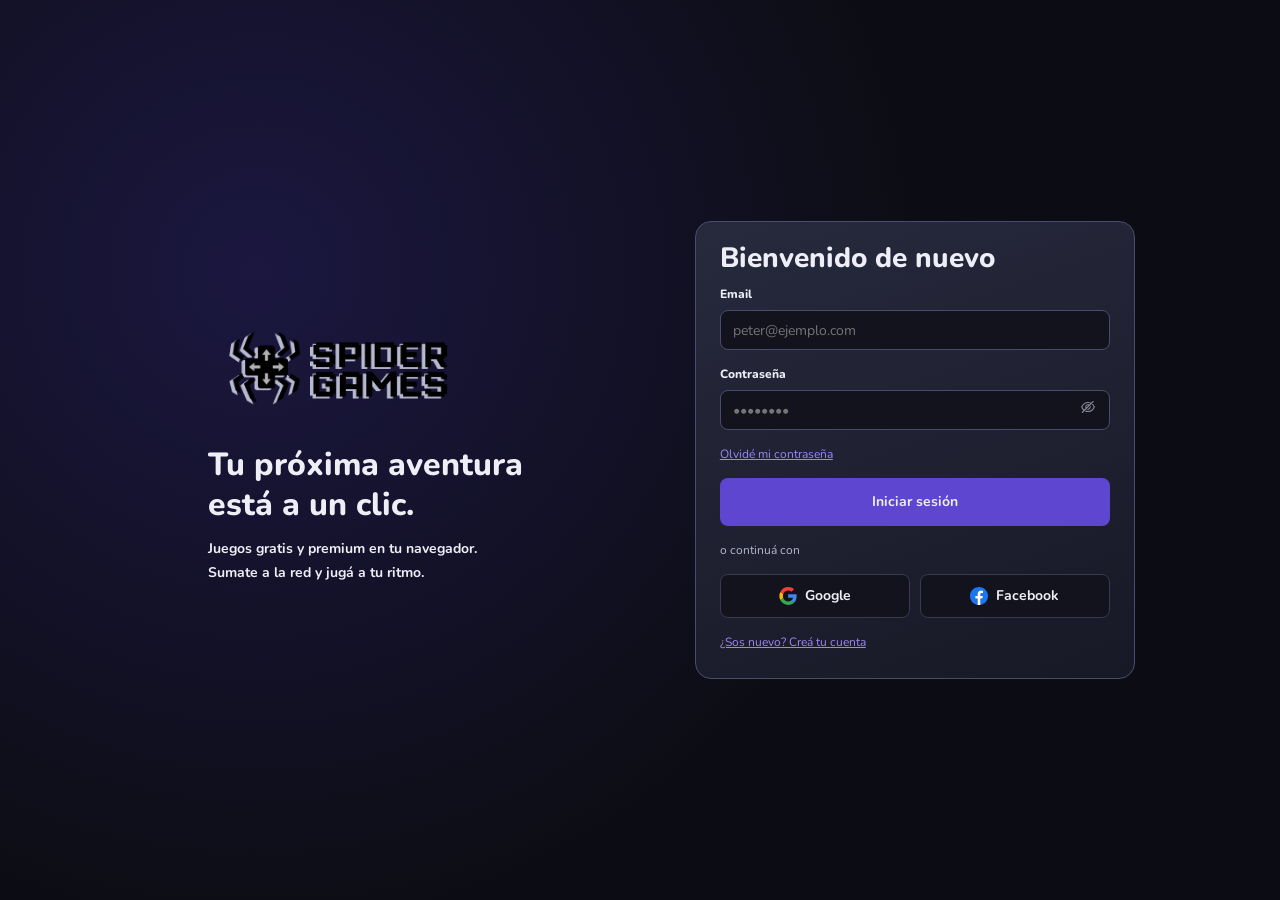
<file: login.html>
<!DOCTYPE html>
<html lang="es">
<head>
    <meta charset="utf-8">
    <meta name="viewport" content="width=device-width,initial-scale=1">
    <title>Iniciar sesión · Spider Games</title>
    <link rel="preconnect" href="https://fonts.googleapis.com">
    <link href="https://fonts.googleapis.com/css2?family=Nunito:wght@400;600;700;800&display=swap" rel="stylesheet">
    
    <link rel="stylesheet" href="css/style.css">
    <link rel="stylesheet" href="css/login.css">
</head>
<body>

    
    <div class="aviso" id="aviso" role="status">
        <div><b></b><span></span></div>
        <button aria-label="Cerrar">✕</button>
    </div>

    
    <div class="pagina-acceso" id="vista-inicio-sesion">
        <div class="marca">
            <img src="assets/logo.png" alt="Spider Games">
            <h2>Tu próxima aventura<br>está a un clic.</h2>
            <p>Juegos gratis y premium en tu navegador.<br>Sumate a la red y jugá a tu ritmo.</p>
        </div>

       
        <form class="tarjeta-formulario" id="formulario-inicio-sesion" novalidate>
            <h1>Bienvenido de nuevo</h1>
            <div class="campo">
                <label for="inicio-email">Email</label>
                <input class="campo-input" id="inicio-email" name="email" type="email" placeholder="peter@ejemplo.com" autocomplete="email">
                <p class="campo-mensaje"></p>
            </div>
            <div class="campo">
                <label for="inicio-contrasena">Contraseña</label>
                <div class="campo-contrasena">
                        <input class="campo-input" id="inicio-contrasena" name="contrasena" type="password" placeholder="••••••••" autocomplete="current-password">
                        <button type="button" class="boton-ver-contrasena" aria-label="Mostrar contraseña"><svg width="16" height="16" viewBox="0 0 16 16" fill="none" xmlns="http://www.w3.org/2000/svg">
                            <path d="M14.722 7.59687C14.1727 6.43968 13.519 5.49593 12.761 4.76562L11.966 5.56062C12.6143 6.18015 13.179 6.99062 13.6673 7.99999C12.3673 10.6906 10.522 11.9687 8.00009 11.9687C7.24311 11.9687 6.54587 11.8522 5.90837 11.6191L5.04697 12.4805C5.93238 12.8893 6.91676 13.0937 8.00009 13.0937C11.0032 13.0937 13.2438 11.5297 14.722 8.40156C14.7814 8.27575 14.8122 8.13834 14.8122 7.99921C14.8122 7.86008 14.7814 7.72267 14.722 7.59687ZM13.7287 2.58687L13.0626 1.91999C13.051 1.90837 13.0372 1.89915 13.022 1.89286C13.0068 1.88657 12.9906 1.88333 12.9742 1.88333C12.9577 1.88333 12.9415 1.88657 12.9263 1.89286C12.9111 1.89915 12.8973 1.90837 12.8857 1.91999L11.1768 3.62812C10.2346 3.14687 9.17571 2.90624 8.00009 2.90624C4.99697 2.90624 2.75634 4.4703 1.27822 7.59843C1.2188 7.72424 1.18799 7.86164 1.18799 8.00077C1.18799 8.1399 1.2188 8.27731 1.27822 8.40312C1.86874 9.64687 2.57967 10.6438 3.41103 11.3939L1.75759 13.0469C1.73417 13.0703 1.72101 13.1021 1.72101 13.1352C1.72101 13.1684 1.73417 13.2001 1.75759 13.2236L2.42462 13.8906C2.44806 13.914 2.47984 13.9272 2.51298 13.9272C2.54612 13.9272 2.5779 13.914 2.60134 13.8906L13.7287 2.76374C13.7403 2.75213 13.7495 2.73835 13.7558 2.72317C13.7621 2.708 13.7653 2.69173 13.7653 2.6753C13.7653 2.65888 13.7621 2.64261 13.7558 2.62744C13.7495 2.61226 13.7403 2.59848 13.7287 2.58687ZM2.3329 7.99999C3.63447 5.30937 5.47978 4.03124 8.00009 4.03124C8.85228 4.03124 9.62712 4.17749 10.3301 4.47484L9.23165 5.57327C8.71145 5.29572 8.1158 5.19271 7.5326 5.27944C6.94939 5.36617 6.4095 5.63805 5.99258 6.05498C5.57565 6.4719 5.30377 7.01179 5.21704 7.595C5.1303 8.17821 5.23331 8.77385 5.51087 9.29405L4.20743 10.5975C3.48603 9.96077 2.86415 9.09812 2.3329 7.99999ZM6.18759 7.99999C6.18786 7.72447 6.25313 7.45289 6.37808 7.20733C6.50303 6.96177 6.68414 6.74914 6.9067 6.58673C7.12926 6.42431 7.387 6.31668 7.65898 6.27259C7.93095 6.2285 8.20949 6.24918 8.47197 6.33296L6.27056 8.53437C6.21538 8.36162 6.18739 8.18134 6.18759 7.99999Z" fill="#B7B9CF"/>
                            <path d="M7.93762 9.75C7.88355 9.75 7.83027 9.7475 7.77746 9.74265L6.95215 10.568C7.44854 10.7581 7.98937 10.8003 8.50926 10.6896C9.02915 10.5789 9.50583 10.3199 9.8817 9.94407C10.2576 9.56821 10.5165 9.09152 10.6272 8.57164C10.7379 8.05175 10.6957 7.51092 10.5056 7.01453L9.68027 7.83984C9.68512 7.89265 9.68762 7.94593 9.68762 8C9.68774 8.22984 9.64256 8.45746 9.55466 8.66984C9.46676 8.88221 9.33786 9.07518 9.17533 9.23771C9.0128 9.40023 8.81983 9.52913 8.60746 9.61704C8.39508 9.70494 8.16747 9.75012 7.93762 9.75Z" fill="#B7B9CF"/>
                            </svg>
                        </button>
                    </div>
                <p class="campo-mensaje"></p>
            </div>
            <a class="enlace" href="#">Olvidé mi contraseña</a>
            <button class="boton boton-primario boton-grande" type="submit">Iniciar sesión</button>
            <span class="separador-o">o continuá con</span>
            <div class="botones-sociales">
                <button type="button" class="boton boton-social" data-red-social="Google"><b class="icono-google"><svg width="18" height="18" viewBox="0 0 24 25" fill="none" xmlns="http://www.w3.org/2000/svg">
                        <path d="M23.9888 12.7339C23.9888 11.7097 23.9071 10.9622 23.7304 10.1871H12.2393V14.81H18.9843C18.8484 15.9589 18.114 17.689 16.4821 18.8516L16.4592 19.0064L20.0925 21.8712L20.3442 21.8968C22.656 19.7237 23.9888 16.5264 23.9888 12.7339Z" fill="#4285F4"/>
                        <path d="M12.2393 24.9141C15.5438 24.9141 18.3179 23.8067 20.3442 21.8967L16.4821 18.8516C15.4486 19.5852 14.0615 20.0973 12.2393 20.0973C9.00273 20.0973 6.25576 17.9243 5.27654 14.9208L5.13301 14.9332L1.35507 17.909L1.30566 18.0488C3.31829 22.1181 7.45238 24.9141 12.2393 24.9141Z" fill="#34A853"/>
                        <path d="M5.27634 14.9208C5.01797 14.1457 4.86844 13.3152 4.86844 12.457C4.86844 11.5988 5.01797 10.7684 5.26275 9.99331L5.25591 9.82823L1.43062 6.80457L1.30547 6.86516C0.475969 8.5538 0 10.4501 0 12.457C0 14.464 0.475969 16.3602 1.30547 18.0488L5.27634 14.9208Z" fill="#FBBC05"/>
                        <path d="M12.2393 4.8167C14.5374 4.8167 16.0877 5.8271 16.9717 6.67147L20.4258 3.23884C18.3044 1.23187 15.5438 0 12.2393 0C7.45238 0 3.31829 2.7959 1.30566 6.86517L5.26295 9.99332C6.25576 6.98979 9.00273 4.8167 12.2393 4.8167Z" fill="#EB4335"/>
                        </svg>
                    </b> Google</button>
                <button type="button" class="boton boton-social" data-red-social="Facebook"><b class="icono-facebook"><svg width="18" height="18" viewBox="0 0 24 24" fill="none" xmlns="http://www.w3.org/2000/svg">
                        <path d="M24 12C24 5.37262 18.6274 0 12 0C5.37262 0 0 5.37262 0 12C0 17.9895 4.38825 22.954 10.125 23.8542V15.4688H7.07812V12H10.125V9.35625C10.125 6.34875 11.9166 4.6875 14.6576 4.6875C15.9705 4.6875 17.3438 4.92188 17.3438 4.92188V7.875H15.8306C14.3399 7.875 13.875 8.80003 13.875 9.74906V12H17.2031L16.6711 15.4688H13.875V23.8542C19.6117 22.954 24 17.9896 24 12Z" fill="#1877F2"/>
                        <path d="M16.6711 15.4688L17.2031 12H13.875V9.74906C13.875 8.79994 14.3399 7.875 15.8306 7.875H17.3438V4.92188C17.3438 4.92188 15.9705 4.6875 14.6575 4.6875C11.9166 4.6875 10.125 6.34875 10.125 9.35625V12H7.07812V15.4688H10.125V23.8542C10.7453 23.9514 11.3722 24.0001 12 24C12.6278 24.0001 13.2547 23.9514 13.875 23.8542V15.4688H16.6711Z" fill="white"/>
                        </svg>
                    </b> Facebook</button>
            </div>
          
            <a class="enlace" href="#registro">¿Sos nuevo? Creá tu cuenta</a>
        </form>
    </div>

   
    <div class="pagina-acceso" id="vista-registro" hidden>
        <div class="marca">
            <img src="assets/logo.png" alt="Spider Games">
            <h2>Tu próxima aventura<br>está a un clic</h2>
            <p>Juegos gratis y premium en tu navegador.<br>Sumate a la red y jugá a tu ritmo.</p>
        </div>

        <form class="tarjeta-formulario" id="formulario-registro" novalidate>
            <h1>Creá tu cuenta</h1>
            <div class="campo">
                <label for="registro-nombre">Nombre y apellido</label>
                <input class="campo-input" id="registro-nombre" name="nombre" autocomplete="name">
                <p class="campo-mensaje"></p>
            </div>
            <!-- Dos campos en la misma fila -->
            <div class="fila-campos fila-nickname-edad">
                <div class="campo">
                    <label for="registro-nickname">Nickname (opcional)</label>
                    <input class="campo-input" id="registro-nickname" name="nickname">
                    <p class="campo-mensaje"></p>
                </div>
                <div class="campo">
                    <label for="registro-edad">Edad</label>
                    <input class="campo-input" id="registro-edad" name="edad" type="number" inputmode="numeric">
                    <p class="campo-mensaje"></p>
                </div>
            </div>
            <div class="campo">
                <label for="registro-email">Email</label>
                <input class="campo-input" id="registro-email" name="email" type="email" placeholder="peter@ejemplo.com" autocomplete="email">
                <p class="campo-mensaje"></p>
            </div>
            <div class="fila-campos">
                <div class="campo">
                    <label for="registro-contrasena">Contraseña</label>
                    <div class="campo-contrasena">
                        <input class="campo-input" id="registro-contrasena" name="contrasena" type="password" placeholder="••••••••" autocomplete="new-password">
                        <button type="button" class="boton-ver-contrasena" aria-label="Mostrar contraseña"><svg width="16" height="16" viewBox="0 0 16 16" fill="none" xmlns="http://www.w3.org/2000/svg">
                            <path d="M14.722 7.59687C14.1727 6.43968 13.519 5.49593 12.761 4.76562L11.966 5.56062C12.6143 6.18015 13.179 6.99062 13.6673 7.99999C12.3673 10.6906 10.522 11.9687 8.00009 11.9687C7.24311 11.9687 6.54587 11.8522 5.90837 11.6191L5.04697 12.4805C5.93238 12.8893 6.91676 13.0937 8.00009 13.0937C11.0032 13.0937 13.2438 11.5297 14.722 8.40156C14.7814 8.27575 14.8122 8.13834 14.8122 7.99921C14.8122 7.86008 14.7814 7.72267 14.722 7.59687ZM13.7287 2.58687L13.0626 1.91999C13.051 1.90837 13.0372 1.89915 13.022 1.89286C13.0068 1.88657 12.9906 1.88333 12.9742 1.88333C12.9577 1.88333 12.9415 1.88657 12.9263 1.89286C12.9111 1.89915 12.8973 1.90837 12.8857 1.91999L11.1768 3.62812C10.2346 3.14687 9.17571 2.90624 8.00009 2.90624C4.99697 2.90624 2.75634 4.4703 1.27822 7.59843C1.2188 7.72424 1.18799 7.86164 1.18799 8.00077C1.18799 8.1399 1.2188 8.27731 1.27822 8.40312C1.86874 9.64687 2.57967 10.6438 3.41103 11.3939L1.75759 13.0469C1.73417 13.0703 1.72101 13.1021 1.72101 13.1352C1.72101 13.1684 1.73417 13.2001 1.75759 13.2236L2.42462 13.8906C2.44806 13.914 2.47984 13.9272 2.51298 13.9272C2.54612 13.9272 2.5779 13.914 2.60134 13.8906L13.7287 2.76374C13.7403 2.75213 13.7495 2.73835 13.7558 2.72317C13.7621 2.708 13.7653 2.69173 13.7653 2.6753C13.7653 2.65888 13.7621 2.64261 13.7558 2.62744C13.7495 2.61226 13.7403 2.59848 13.7287 2.58687ZM2.3329 7.99999C3.63447 5.30937 5.47978 4.03124 8.00009 4.03124C8.85228 4.03124 9.62712 4.17749 10.3301 4.47484L9.23165 5.57327C8.71145 5.29572 8.1158 5.19271 7.5326 5.27944C6.94939 5.36617 6.4095 5.63805 5.99258 6.05498C5.57565 6.4719 5.30377 7.01179 5.21704 7.595C5.1303 8.17821 5.23331 8.77385 5.51087 9.29405L4.20743 10.5975C3.48603 9.96077 2.86415 9.09812 2.3329 7.99999ZM6.18759 7.99999C6.18786 7.72447 6.25313 7.45289 6.37808 7.20733C6.50303 6.96177 6.68414 6.74914 6.9067 6.58673C7.12926 6.42431 7.387 6.31668 7.65898 6.27259C7.93095 6.2285 8.20949 6.24918 8.47197 6.33296L6.27056 8.53437C6.21538 8.36162 6.18739 8.18134 6.18759 7.99999Z" fill="#B7B9CF"/>
                            <path d="M7.93762 9.75C7.88355 9.75 7.83027 9.7475 7.77746 9.74265L6.95215 10.568C7.44854 10.7581 7.98937 10.8003 8.50926 10.6896C9.02915 10.5789 9.50583 10.3199 9.8817 9.94407C10.2576 9.56821 10.5165 9.09152 10.6272 8.57164C10.7379 8.05175 10.6957 7.51092 10.5056 7.01453L9.68027 7.83984C9.68512 7.89265 9.68762 7.94593 9.68762 8C9.68774 8.22984 9.64256 8.45746 9.55466 8.66984C9.46676 8.88221 9.33786 9.07518 9.17533 9.23771C9.0128 9.40023 8.81983 9.52913 8.60746 9.61704C8.39508 9.70494 8.16747 9.75012 7.93762 9.75Z" fill="#B7B9CF"/>
                            </svg>
                        </button>
                    </div><p class="texto-ayuda">Usá al menos 8 caracteres.</p>
                    <p class="campo-mensaje"></p>
                </div>
                <div class="campo">
                    <label for="registro-repetir-contrasena">Repetir contraseña</label>
                    <div class="campo-contrasena">
                        <input class="campo-input" id="registro-repetir-contrasena" name="repetirContrasena" type="password" placeholder="••••••••" autocomplete="new-password">
                        <button type="button" class="boton-ver-contrasena" aria-label="Mostrar contraseña"><svg width="16" height="16" viewBox="0 0 16 16" fill="none" xmlns="http://www.w3.org/2000/svg">
                            <path d="M14.722 7.59687C14.1727 6.43968 13.519 5.49593 12.761 4.76562L11.966 5.56062C12.6143 6.18015 13.179 6.99062 13.6673 7.99999C12.3673 10.6906 10.522 11.9687 8.00009 11.9687C7.24311 11.9687 6.54587 11.8522 5.90837 11.6191L5.04697 12.4805C5.93238 12.8893 6.91676 13.0937 8.00009 13.0937C11.0032 13.0937 13.2438 11.5297 14.722 8.40156C14.7814 8.27575 14.8122 8.13834 14.8122 7.99921C14.8122 7.86008 14.7814 7.72267 14.722 7.59687ZM13.7287 2.58687L13.0626 1.91999C13.051 1.90837 13.0372 1.89915 13.022 1.89286C13.0068 1.88657 12.9906 1.88333 12.9742 1.88333C12.9577 1.88333 12.9415 1.88657 12.9263 1.89286C12.9111 1.89915 12.8973 1.90837 12.8857 1.91999L11.1768 3.62812C10.2346 3.14687 9.17571 2.90624 8.00009 2.90624C4.99697 2.90624 2.75634 4.4703 1.27822 7.59843C1.2188 7.72424 1.18799 7.86164 1.18799 8.00077C1.18799 8.1399 1.2188 8.27731 1.27822 8.40312C1.86874 9.64687 2.57967 10.6438 3.41103 11.3939L1.75759 13.0469C1.73417 13.0703 1.72101 13.1021 1.72101 13.1352C1.72101 13.1684 1.73417 13.2001 1.75759 13.2236L2.42462 13.8906C2.44806 13.914 2.47984 13.9272 2.51298 13.9272C2.54612 13.9272 2.5779 13.914 2.60134 13.8906L13.7287 2.76374C13.7403 2.75213 13.7495 2.73835 13.7558 2.72317C13.7621 2.708 13.7653 2.69173 13.7653 2.6753C13.7653 2.65888 13.7621 2.64261 13.7558 2.62744C13.7495 2.61226 13.7403 2.59848 13.7287 2.58687ZM2.3329 7.99999C3.63447 5.30937 5.47978 4.03124 8.00009 4.03124C8.85228 4.03124 9.62712 4.17749 10.3301 4.47484L9.23165 5.57327C8.71145 5.29572 8.1158 5.19271 7.5326 5.27944C6.94939 5.36617 6.4095 5.63805 5.99258 6.05498C5.57565 6.4719 5.30377 7.01179 5.21704 7.595C5.1303 8.17821 5.23331 8.77385 5.51087 9.29405L4.20743 10.5975C3.48603 9.96077 2.86415 9.09812 2.3329 7.99999ZM6.18759 7.99999C6.18786 7.72447 6.25313 7.45289 6.37808 7.20733C6.50303 6.96177 6.68414 6.74914 6.9067 6.58673C7.12926 6.42431 7.387 6.31668 7.65898 6.27259C7.93095 6.2285 8.20949 6.24918 8.47197 6.33296L6.27056 8.53437C6.21538 8.36162 6.18739 8.18134 6.18759 7.99999Z" fill="#B7B9CF"/>
                            <path d="M7.93762 9.75C7.88355 9.75 7.83027 9.7475 7.77746 9.74265L6.95215 10.568C7.44854 10.7581 7.98937 10.8003 8.50926 10.6896C9.02915 10.5789 9.50583 10.3199 9.8817 9.94407C10.2576 9.56821 10.5165 9.09152 10.6272 8.57164C10.7379 8.05175 10.6957 7.51092 10.5056 7.01453L9.68027 7.83984C9.68512 7.89265 9.68762 7.94593 9.68762 8C9.68774 8.22984 9.64256 8.45746 9.55466 8.66984C9.46676 8.88221 9.33786 9.07518 9.17533 9.23771C9.0128 9.40023 8.81983 9.52913 8.60746 9.61704C8.39508 9.70494 8.16747 9.75012 7.93762 9.75Z" fill="#B7B9CF"/>
                            </svg>
                        </button>
                    </div>
                    <p class="campo-mensaje"></p>
                </div>
            </div>
            <!-- "No soy un robot" simulado (login.js) -->
            <div class="captcha" role="checkbox" tabindex="0"><i class="captcha-casilla"></i>No soy un robot</div>
            <p class="campo-mensaje" id="captcha-mensaje"></p>
            <button class="boton boton-primario boton-grande" type="submit">Crear cuenta</button>
            <span class="separador-o">o continuá con</span>
            <div class="botones-sociales">
                <button type="button" class="boton boton-social" data-red-social="Google"><b class="icono-google"><svg width="18" height="18" viewBox="0 0 24 25" fill="none" xmlns="http://www.w3.org/2000/svg">
                        <path d="M23.9888 12.7339C23.9888 11.7097 23.9071 10.9622 23.7304 10.1871H12.2393V14.81H18.9843C18.8484 15.9589 18.114 17.689 16.4821 18.8516L16.4592 19.0064L20.0925 21.8712L20.3442 21.8968C22.656 19.7237 23.9888 16.5264 23.9888 12.7339Z" fill="#4285F4"/>
                        <path d="M12.2393 24.9141C15.5438 24.9141 18.3179 23.8067 20.3442 21.8967L16.4821 18.8516C15.4486 19.5852 14.0615 20.0973 12.2393 20.0973C9.00273 20.0973 6.25576 17.9243 5.27654 14.9208L5.13301 14.9332L1.35507 17.909L1.30566 18.0488C3.31829 22.1181 7.45238 24.9141 12.2393 24.9141Z" fill="#34A853"/>
                        <path d="M5.27634 14.9208C5.01797 14.1457 4.86844 13.3152 4.86844 12.457C4.86844 11.5988 5.01797 10.7684 5.26275 9.99331L5.25591 9.82823L1.43062 6.80457L1.30547 6.86516C0.475969 8.5538 0 10.4501 0 12.457C0 14.464 0.475969 16.3602 1.30547 18.0488L5.27634 14.9208Z" fill="#FBBC05"/>
                        <path d="M12.2393 4.8167C14.5374 4.8167 16.0877 5.8271 16.9717 6.67147L20.4258 3.23884C18.3044 1.23187 15.5438 0 12.2393 0C7.45238 0 3.31829 2.7959 1.30566 6.86517L5.26295 9.99332C6.25576 6.98979 9.00273 4.8167 12.2393 4.8167Z" fill="#EB4335"/>
                        </svg>
                    </b> Google</button>
                <button type="button" class="boton boton-social" data-red-social="Facebook"><b class="icono-facebook"><svg width="18" height="18" viewBox="0 0 24 24" fill="none" xmlns="http://www.w3.org/2000/svg">
                        <path d="M24 12C24 5.37262 18.6274 0 12 0C5.37262 0 0 5.37262 0 12C0 17.9895 4.38825 22.954 10.125 23.8542V15.4688H7.07812V12H10.125V9.35625C10.125 6.34875 11.9166 4.6875 14.6576 4.6875C15.9705 4.6875 17.3438 4.92188 17.3438 4.92188V7.875H15.8306C14.3399 7.875 13.875 8.80003 13.875 9.74906V12H17.2031L16.6711 15.4688H13.875V23.8542C19.6117 22.954 24 17.9896 24 12Z" fill="#1877F2"/>
                        <path d="M16.6711 15.4688L17.2031 12H13.875V9.74906C13.875 8.79994 14.3399 7.875 15.8306 7.875H17.3438V4.92188C17.3438 4.92188 15.9705 4.6875 14.6575 4.6875C11.9166 4.6875 10.125 6.34875 10.125 9.35625V12H7.07812V15.4688H10.125V23.8542C10.7453 23.9514 11.3722 24.0001 12 24C12.6278 24.0001 13.2547 23.9514 13.875 23.8542V15.4688H16.6711Z" fill="white"/>
                        </svg>
                    </b> Facebook</button>
            </div>
            <a class="enlace" href="#login">¿Ya tenés cuenta? Iniciá sesión</a>
        </form>
    </div>

    <!-- animacion de registro exitoso -->
    <div class="registro-exitoso" id="pantalla-registro-exitoso" role="status" hidden>
        <i class="confeti" style="--color-confeti:#7B61FF;--confeti-x:150px;--confeti-y:0px"></i>
        <i class="confeti" style="--color-confeti:#FF6600;--confeti-x:179px;--confeti-y:65px"></i>
        <i class="confeti" style="--color-confeti:#93E4BC;--confeti-x:176px;--confeti-y:148px"></i>
        <i class="confeti" style="--color-confeti:#EDEEF6;--confeti-x:75px;--confeti-y:130px"></i>
        <i class="confeti" style="--color-confeti:#9B86FF;--confeti-x:33px;--confeti-y:187px"></i>
        <i class="confeti" style="--color-confeti:#7B61FF;--confeti-x:-40px;--confeti-y:227px"></i>
        <i class="confeti" style="--color-confeti:#FF6600;--confeti-x:-75px;--confeti-y:130px"></i>
        <i class="confeti" style="--color-confeti:#93E4BC;--confeti-x:-146px;--confeti-y:122px"></i>
        <i class="confeti" style="--color-confeti:#EDEEF6;--confeti-x:-216px;--confeti-y:79px"></i>
        <i class="confeti" style="--color-confeti:#9B86FF;--confeti-x:-150px;--confeti-y:0px"></i>
        <i class="confeti" style="--color-confeti:#7B61FF;--confeti-x:-179px;--confeti-y:-65px"></i>
        <i class="confeti" style="--color-confeti:#FF6600;--confeti-x:-176px;--confeti-y:-148px"></i>
        <i class="confeti" style="--color-confeti:#93E4BC;--confeti-x:-75px;--confeti-y:-130px"></i>
        <i class="confeti" style="--color-confeti:#EDEEF6;--confeti-x:-33px;--confeti-y:-187px"></i>
        <i class="confeti" style="--color-confeti:#9B86FF;--confeti-x:40px;--confeti-y:-227px"></i>
        <i class="confeti" style="--color-confeti:#7B61FF;--confeti-x:75px;--confeti-y:-130px"></i>
        <i class="confeti" style="--color-confeti:#FF6600;--confeti-x:146px;--confeti-y:-122px"></i>
        <i class="confeti" style="--color-confeti:#93E4BC;--confeti-x:216px;--confeti-y:-79px"></i>
       
        <svg viewBox="0 0 100 100"><circle cx="50" cy="50" r="45"/><path d="M30 52l14 14 27-30"/></svg>
        <h2>¡Bienvenido a la red, <span id="nombre-bienvenida"></span>!</h2>
        <p>Tu cuenta está lista. Te llevamos al inicio…</p>
    </div>

    <script src="js/games-data.js"></script>
    <script src="js/menu.js"></script>
    <script src="js/login.js"></script>
</body>
</html>
</file>
<file: css/style.css>
:root {
    --color-primario: #7B61FF;
    --color-primario-sombra-1: #5E46D1;
    --color-primario-sombra-2: #422FA3;
    --color-primario-sombra-3: #281B75;
    --color-primario-luz: #9B86FF;
    --color-primario-luz-2:#BCAFFF;
    --color-fondo: #0C0D14; 
    --color-fondo-oscuro: #12131D;
    --color-secundario: #181926; 
    --color-secundario-luz-1: #27293D;
    --color-secundario-luz-2: #383A54;
    --color-secundario-luz-3: #494D6D;
    --color-acento: #FF6600;  
    --color-texto: #EDEEF6;
    --color-texto-secundario: #B7B9CF; 
    --color-error: #EA6B6B; 
    --color-exito: #93E4BC; 
}

* {
    box-sizing: border-box;
    margin: 0;
}

html {
    scroll-behavior: smooth;
    scrollbar-color: var(--color-secundario-luz-2) var(--color-fondo);
}

body {
    background: var(--color-fondo);
    color: var(--color-texto);
    font: 400 16px/24px Nunito, system-ui, sans-serif;
    min-height: 100vh;
}
body.sin-scroll {
    overflow: hidden;
}

/* links heredan el color del texto y no llevan subrayado */
a {
    color: inherit;
    text-decoration: none;
}

/* imagenes no se pasan del ancho de su contenedor. */
img {
    display: block;
    max-width: 100%;
}

button, input, textarea {
    font: inherit;
    color: inherit;
}
button {
    cursor: pointer;
    border: 0;
    background: none;
}

/* borde violeta cuando se navega con el teclado (accesibilidad) */
:focus-visible {
    outline: 2px solid var(--color-primario-luz);
    outline-offset: 2px;
}

/* contenedor central: limita el ancho máximo y deja márgenes a los costados. */
.contenedor {
    width: 100%;
    max-width: 1200px;
    margin: 0 auto;
    padding: 0 16px;
}

h1, h2, h3 {
    font-weight: 800;
}

.texto-ayuda {
    font-size: 12px;
    line-height: 16px;
    color: var(--color-texto-secundario);
}

main {
    padding-top: 32px;
}

/*
   cada boton tiene su animacion al pasar el mouse
*/

.boton {
    height: 40px;
    padding: 0 16px;
    border-radius: 8px;
    font-weight: 700;
    font-size: 14px;
    display: inline-flex;
    align-items: center;
    justify-content: center;
    gap: 8px;
    transition: .25s;
    position: relative;
    overflow: hidden;
    z-index: 0;
    cursor: pointer;
}
.boton.boton-grande {
    height: 48px;
    padding: 0 24px;
}
/* botón deshabilitado */
.boton:disabled {
    opacity: .45;
    pointer-events: none;
}

.boton-primario {
    background: var(--color-primario-sombra-1);
    color: var(--color-texto);
}
.boton-primario:hover {
    background: var(--color-primario-sombra-2);
    transform: translateY(-3px); /* sube 3px */
    box-shadow: 0 10px 24px var(--color-primario-sombra-3); /* brillo violeta */
}
.boton-primario:active {
    transform: translateY(0);
}

.boton-secundario {
    background: var(--color-secundario-luz-2);
    height: 42px;
    padding: 0 20px;
    gap: 10px;
    border-radius: 8px;
    border: 1px solid var(--color-texto-secundario);
    background: var(--color-secundario-luz-2);
    white-space: nowrap;      
}
.boton-secundario::before {
    content: "";
    position: absolute;
    inset: 0;
    background: var(--color-secundario-luz-3);
    transform: scaleX(0); /* el relleno arranca con ancho 0 */
    transform-origin: left;
    transition: transform .35s;
    z-index: -1;
}
.boton-secundario:hover::before {
    transform: scaleX(1); /* y al pasar el mouse se estira hasta ocupar todo el botón */
}

.boton-social {
    background: var(--color-fondo-oscuro);
    border: 1px solid var(--color-secundario-luz-2);
    flex: 1;
    height: 44px;
}
.boton-social:hover {
    border-color: var(--color-primario-luz);
    background: var(--color-secundario-luz-1);
}
.boton-social:hover b {
    animation: sacudir-icono .5s;
}
.boton-social b {
    font-size: 16px;
    display: grid;
    place-items: center;
}

/* icnos sociales */
@keyframes sacudir-icono {
    25% {
        transform: rotate(-18deg) scale(1.2);
    }
    75% {
        transform: rotate(18deg) scale(1.2);
    }
}

.flecha {
    position: absolute;
    top: 50%;
    margin-top: -28px;
    width: 56px;
    height: 56px;
    border-radius: 10px;
    background: var(--color-secundario-luz-2);
    border: 1px solid var(--color-texto-secundario);
    z-index: 5;
    transition: background .25s, border-color .25s;
    font-size: 30px;
    display: grid;
    place-items: center;
}
.flecha span {
    transition: transform .25s;
}
.flecha:hover {
    background: var(--color-secundario-luz-3);
}
.flecha.flecha-siguiente:hover span {
    transform: translateX(3px);
}
.flecha.flecha-anterior:hover span {
    transform: translateX(-3px);
}
.flecha:disabled {
    opacity: .35;
    pointer-events: none;
}

/* posicion */
.flecha-anterior {
    left: 4px;
}

.flecha-siguiente {
    right: 4px;
}

.encabezado {
    position: sticky; /* se queda fijo arriba al hacer scroll */
    top: 0;
    z-index: 30;
    height: 56px;
    display: flex;
    align-items: center;
    gap: 8px;
    padding: 0 12px;
    background: var(--color-secundario);
    border-bottom: 1px solid var(--color-secundario-luz-2);
}
.encabezado .encabezado-logo img {
    height: 36px;
    width: auto;
}

/* menu */
.boton-icono {
    width: 40px;
    height: 40px;
    border-radius: 8px;
    display: grid;
    place-items: center;
    transition: .2s;
    flex: none;
}
.boton-icono:hover {
    background: var(--color-secundario-luz-1);
}
.boton-icono .icono-abierto {
    display: none;
}
.boton-icono.abierto .icono-cerrado {
    display: none;
}
.boton-icono.abierto .icono-abierto {
    display: block;
}

.buscador {
    position: relative;
    flex: 1;
    max-width: 420px;
    margin: 0 auto;
}
.buscador input {
    width: 100%;
    height: 36px;
    border-radius: 8px;
    border: 1px solid var(--color-secundario-luz-2);
    background: var(--color-secundario-luz-1);
    padding: 0 12px;
    font-size: 13px;
}

/* oculto hasta que JS le agrega .visible. */
.buscador-resultados {
    position: absolute;
    top: 42px;
    left: 0;
    right: 0;
    background: var(--color-secundario);
    border: 1px solid var(--color-secundario-luz-2);
    border-radius: 8px;
    display: none;
    overflow: hidden;
    z-index: 5;
}
.buscador-resultados.visible {
    display: block;
}
.buscador-resultados a {
    display: flex;
    gap: 10px;
    align-items: center;
    padding: 8px 10px;
    font-size: 14px;
}
.buscador-resultados a:hover {
    background: var(--color-secundario-luz-1);
}
.buscador-resultados img {
    width: 28px;
    height: 40px;
    object-fit: cover;
    border-radius: 4px;
}

.usuario {
    position: relative;
    flex: none;
}

.usuario-boton {
    display: flex;
    align-items: center;
    gap: 8px;
    font-weight: 700;
    font-size: 13px;
    height: 40px;
    padding: 0 6px;
}
.usuario-boton span {
    display: none;
}

.avatar {
    width: 28px;
    height: 28px;
    border-radius: 50%;
    background: var(--color-texto-secundario) url("../assets/icons/icono-perfil.jpg") center / cover no-repeat;
    border: 2px solid var(--color-primario-luz);
}

/* está invisible (opacity 0) y aparece con animación al agregar .visible. */
.menu-perfil {
    position: absolute;
    right: 0;
    top: 46px;
    width: 256px;
    background: var(--color-secundario);
    border-radius: 12px;
    padding: 20px 16px;
    box-shadow: 0 20px 50px #06070B;
    opacity: 0;
    transform: scale(.92);
    transform-origin: top right;
    pointer-events: none;
    transition: .2s;
    text-align: center;
    font-size: 12px;
}
.menu-perfil.visible {
    opacity: 1;
    transform: none;
    pointer-events: auto;
}
.menu-perfil .avatar {
    display: block;
    width: 64px;
    height: 64px;
    margin: 0 auto 8px;
    border: 2px solid var(--color-primario-luz);
}
.menu-perfil small {
    color: var(--color-texto-secundario);
    display: block;
    font-size: 12px;
}
.menu-perfil a {
    display: flex;
    align-items: center;
    gap: 12px;
    text-align: left;
    padding: 8px;
    border-radius: 6px;
    color: var(--color-texto-secundario);
}
.menu-perfil a:hover {
    background: var(--color-secundario-luz-1);
    color: var(--color-texto);
}
.menu-perfil .menu-perfil-premium {
    display: flex;
    align-items: center;
    justify-content: center;
    gap: 8px;
    color: var(--color-texto);
    font-weight: 800;
    margin: 14px 0 4px;
}
.menu-perfil hr {
    border: 0;
    border-top: 1px solid var(--color-secundario-luz-2);
    margin: 8px 0;
}
.menu-perfil svg {
    width: 20px;
    height: 20px;
    flex: none;
}

/* Nombre con el lápiz al lado */
.menu-perfil-nombre {
    display: flex;
    align-items: center;
    justify-content: center;
    gap: 10px;
    font-size: 16px;
}

/* queda fuera de la pantalla (translateX -100%) y se desliza al agregar .abierto. */
.menu-lateral {
    position: fixed;
    inset: 56px auto 0 0; 
    width: 280px;
    z-index: 50;
    background: var(--color-secundario);
    scrollbar-color: var(--color-secundario-luz-2) var(--color-secundario);  /* barra, fondo */
    padding: 12px;
    overflow: auto;
    transform: translateX(-100%); 
    transition: transform .35s;
}
.menu-lateral.abierto {
    transform: none;
}
.menu-lateral a {
    display: flex;
    gap: 12px;
    padding: 9px 12px;
    border-radius: 8px;
    font-size: 14px;
    color: var(--color-texto-secundario);
    transition: .2s;
}
.menu-lateral a:hover {
    background: var(--color-secundario-luz-1);
    color: var(--color-texto);
    padding-left: 16px;
}
.menu-lateral h5 {
    font-size: 11px;
    padding: 14px 12px 4px;
    color: var(--color-texto-secundario);
}

.seccion {
    margin-top: 48px;
}

.seccion-encabezado {
    display: flex;
    justify-content: space-between;
    align-items: center;
    gap: 24px;
    padding: 24px 28px;
    border-radius: 12px;
    background: linear-gradient(90deg, var(--color-secundario-luz-1), transparent);
}
.seccion-encabezado h2 {
    font-size: 22px;
    line-height: 30px;
    margin-bottom: 8px; /* entre el título y la descripción */
}
.seccion-encabezado .texto-ayuda {
    font-size: 14px;
    line-height: 22px;   
    max-width: 520px;
}
.seccion-encabezado .seccion-cantidad {
    margin-top: 12px;   
    font-size: 14px;    
    line-height: 16px;
}
.seccion-encabezado .boton {
    flex-shrink: 0;      /* no se achica */
}

.carrusel {
    --separacion-tarjetas: 12px;
    position: relative;
    overflow: hidden; /* oculta las tarjetas que quedan afuera */
    padding: 40px 0 28px;
}
/* Mientras el carrusel "salta" de una copia de las tarjetas a otra (loop infinito),
   se apagan las transiciones para que el salto no se note. */
.carrusel.sin-transicion .carrusel-pista,
.carrusel.sin-transicion .tarjeta-juego,
.carrusel.sin-transicion .tarjeta-info {
    transition: none !important;
}

/* JS la mueve con translateX y transition hace que se deslice suave. */
.carrusel-pista {
    height: 390px; 
    display: flex;
    gap: var(--separacion-tarjetas);
    position: relative;
    transition: transform .6s cubic-bezier(.22, .8, .3, 1); /* desplazamiento sea suave */
    align-items: center;  
}

.tarjeta-juego {
    flex: 0 0 auto;
    width: 170px;
    height: 255px;
    border-radius: 12px;
    overflow: hidden;
    position: relative;
    background: var(--color-secundario-luz-1);
    transition: width .5s, height .5s, box-shadow .5s;   /* sin opacity */
    cursor: pointer;
}
.tarjeta-juego img {
    width: 100%;
    height: 100%;
    object-fit: cover;
    filter: none;
    transition: transform .6s, filter .5s;
}
.tarjeta-juego:hover img {
    transform: scale(1.06);
}
.tarjeta-juego.lejana img {
    filter: brightness(.75);
}
.tarjeta-juego.vecina {
    width: 206px;
    height: 310px;
}
.tarjeta-juego.activa {
    width: 260px;
    height: 390px;
    z-index: 2;
    box-shadow: 0 0 0 2px var(--color-primario-luz), 0 18px 40px #000a;
}

.tarjeta-juego::after {
    content: "";
    position: absolute;
    inset: auto 0 -1px;
    height: 68%;
    background: linear-gradient(180deg,
        rgba(6, 7, 11, 0)    0%,
        rgba(6, 7, 11, .10) 10%,
        rgba(6, 7, 11, .28) 22%,
        rgba(6, 7, 11, .52) 36%,
        rgba(6, 7, 11, .76) 50%,
        rgba(6, 7, 11, .92) 64%,
        rgba(6, 7, 11, .98) 80%,
        rgba(6, 7, 11, 1)  100%);
    pointer-events: none;
    opacity: 0;
    transition: opacity .5s;
}
.tarjeta-juego.activa::after,
.tarjeta-juego:hover::after {
    opacity: 1;
}
.tarjeta-juego.activa::after {
    transition: opacity .3s .3s;
}

.tarjeta-juego .tarjeta-info {
    position: absolute;
    inset: auto 0 0;
    z-index: 1;
    padding: 24px 16px 16px;
    text-align: center;
    display: flex;
    flex-direction: column;
    align-items: center;
    opacity: 0;
    pointer-events: none;
    transition: opacity .15s, padding .5s;   /* se apaga rapido, el padding acompaña a la card */
}
.tarjeta-juego .tarjeta-info h3 {
    font-size: 20px;
    line-height: 24px;
    margin-bottom: 14px;
    display: -webkit-box;
    line-clamp: 2;
    -webkit-line-clamp: 2;
    -webkit-box-orient: vertical;
    overflow: hidden;
    transition: font-size .5s, line-height .5s, margin-bottom .5s;
}
.tarjeta-juego .tarjeta-info .boton {
    width: 100%;
    height: 32px;
    font-size: 14px;
    transition: height .5s, font-size .5s, background .25s, transform .25s, box-shadow .25s;
}

/* cards que no son la activa (al hacer hover): texto y botón más chicos */
.tarjeta-juego:not(.activa) .tarjeta-info {
    padding: 20px 10px 10px;
}
.tarjeta-juego:not(.activa) .tarjeta-info h3 {
    font-size: 14px;
    line-height: 18px;
    margin-bottom: 8px;
}
.tarjeta-juego:not(.activa) .tarjeta-info .boton {
    height: 28px;
    font-size: 12px;
}

.tarjeta-juego:hover .tarjeta-info {
    opacity: 1;
    pointer-events: auto;
}
.tarjeta-juego.activa .tarjeta-info {
    opacity: 1;
    pointer-events: auto;
    transition: opacity .3s .3s, padding .5s;   /* aparece cuando la card ya casi terminó de crecer */
}
.tarjeta-info .boton {
    width: 100%;
    height: 32px;
    font-size: 14px;
}
.tarjeta-corona {
    position: absolute;
    top: 4px;
    right: 4px;
    width: 26px;
    height: 25px;
    background: url("../assets/icons/icono-premium.svg") center / contain no-repeat;
    pointer-events: none;
    z-index: 1;
    transition: width .5s, height .5s;
}
.tarjeta-juego.vecina .tarjeta-corona {
    width: 34px;
    height: 32px;
}
.tarjeta-juego.activa .tarjeta-corona {
    width: 42px;
    height: 40px;
}

.pie-de-pagina {
    margin-top: 48px;
    background: var(--color-secundario);
    border-top: 1px solid var(--color-secundario-luz-2);
    padding: 32px 0 24px;
}

.pie-columnas {
    display: grid;
    grid-template-columns: 1fr 1fr;
    gap: 24px;
    font-size: 14px;
    color: var(--color-texto-secundario);
}
.pie-columnas img {
    height: 36px;
    width: auto;
    margin-bottom: 10px;
}
.pie-columnas h4 {
    color: var(--color-texto);
    font-size: 16px;
    margin-bottom: 8px;
}
.pie-columnas a {
    display: block;
    padding: 2px 0;
}
.pie-columnas a:hover {
    color: var(--color-primario-luz);
}
.pie-columnas small {
    display: block;
}
.pie-columnas .redes {
    display: flex;
    flex-wrap: wrap;       
    gap: 16px;
}
.pie-columnas .redes a {
    padding: 0;
    transition: transform .25s;
}

/* aviso emergente */
.aviso {
    position: fixed;
    left: 50%;
    bottom: 24px;
    z-index: 90;
    width: min(92vw, 360px);
    background: #12131D;
    border: 1px solid var(--color-secundario-luz-2);
    border-radius: 12px;
    padding: 14px 16px;
    display: flex; /* oculto hasta que tiene .visible */
    justify-content: space-between;
    gap: 12px;
    align-items: center;
    box-shadow: 0 16px 40px #000b;
    animation: aparecer-aviso .4s both;
}
.aviso b {
    display: block;
}
.aviso span {
    font-size: 12px;
    color: var(--color-texto-secundario);
}
/* animación de entrada del aviso: sube y aparece. */
@keyframes aparecer-aviso {
    from {
        opacity: 0;
        transform: translate(-50%, 30px);
    }
    to {
        opacity: 1;
        transform: translate(-50%, 0);
    }
}

.aviso {
    display: none; 
}
.aviso.visible {
    display: flex;
}

.campo label {
    display: block;
    font-size: 12px;
    font-weight: 800;
    margin-bottom: 4px;
}

.campo-input {
    width: 100%;
    height: 40px;
    border-radius: 8px;
    border: 1px solid var(--color-secundario-luz-3);
    background: var(--color-fondo-oscuro);
    padding: 0 12px;
    font-size: 14px;
    transition: .2s;
}
.campo-input:focus {
    border-color: var(--color-primario-luz);
    box-shadow: 0 0 0 3px #7b61ff33;
    outline: 0;
}

.campo.con-error .campo-input {
    border-color: var(--color-error);
}

/* texto rojo con el mensaje de error */
.campo-mensaje {
    font-size: 12px;
    color: var(--color-error);
    min-height: 0;
}

/* gira un elemento 360° (lo usan el loader y el "no soy un robot"). */
@keyframes girar {
    to {
        transform: rotate(360deg);
    }
}

/* aparece subiendo un poquito (lo usan los comentarios y la bienvenida). */
@keyframes subir-y-aparecer {
    from {
        opacity: 0;
        transform: translateY(16px);
    }
}


[hidden] {
    display: none !important;
}


@media (min-width: 700px) {
    .contenedor {
        padding: 0 32px;
    }
    .encabezado {
        padding: 0 20px;
    }
    .encabezado .encabezado-logo img {
        height: 48px;
    }
    .usuario-boton span {
        display: inline;
    }
    .seccion-encabezado h2 {
        font-size: 28px;
        line-height: 36px;
    }
    .carrusel {
        
        --separacion-tarjetas: 16px;
    }
    .pie-columnas {
        grid-template-columns: 1.3fr 1fr 1fr 1fr;
    }
    .tarjeta-info h3 {
        font-size: 16px;
        line-height: 20px;
    }
}
</file>
<file: css/home.css>
#pantalla-carga {
    position: fixed;
    inset: 0;
    z-index: 100;
    background: var(--color-fondo);
    display: grid;
    place-items: center;
    align-content: center;
    gap: 28px;
    transition: opacity .6s;
}
#pantalla-carga.terminado {
    opacity: 0;
    pointer-events: none;
}
#pantalla-carga img {
    width: 180px;
    animation: latido 1.6s ease-in-out infinite;
}

/*anillo que se va llenando, lo controla la variable porcentaje-carga, que actualiza loading.js. */
.carga-anillo {
    --porcentaje-carga: 0;
    width: 132px;
    height: 132px;
    border-radius: 50%;
    position: relative;
    display: grid;
    place-items: center;
    background: conic-gradient(var(--color-primario) calc(var(--porcentaje-carga)*1%), var(--color-secundario-luz-1) 0); 
    -webkit-mask: radial-gradient(farthest-side, #0000 calc(100% - 10px), #000 0);
    mask: radial-gradient(farthest-side, #0000 calc(100% - 10px), #000 0);
}


.carga-anillo-contenedor {
    position: relative;
    width: 132px;
    height: 132px;
    display: grid;
    place-items: center;
}
.carga-anillo-contenedor::after {
    content: "";
    position: absolute;
    inset: -10px;
    border-radius: 50%;
    border: 3px solid transparent;
    border-top-color: var(--color-primario);
    animation: girar 1s linear infinite;
}

/* porcentaje */
#carga-porcentaje {
    position: absolute;
    font-size: 32px;
    font-weight: 800;
}

/* barra de progreso */
.carga-barra {
    width: 220px;
    height: 6px;
    background: var(--color-secundario-luz-1);
    border-radius: 9px;
    overflow: hidden;
}

#carga-barra-relleno {
    height: 100%;
    width: 0;
    background: linear-gradient(90deg, var(--color-primario), var(--color-acento));
}


@keyframes latido {
    50% {
        transform: scale(1.06);
        opacity: .7;
    }
}


.destacado {
    position: relative;
    min-height: 480px;
    border-radius: 16px;
    overflow: hidden;
    background: var(--color-secundario);
    display: flex;
    align-items: flex-end;
     margin-top: 32px; 
}
.destacado img {
    position: absolute;
    inset: 0;
    width: 100%;
    height: 100%;
    object-fit: cover;
    object-position: 70% center;
}

.destacado::after {
    content: "";
    position: absolute;
    inset: 0;
    background: linear-gradient(0deg, var(--color-secundario) 5%, #181926aa 45%, transparent 80%);
}
.destacado-texto {
    position: relative;
    z-index: 1;
    display: flex;
    flex-direction: column;
    align-items: flex-start;
    gap: 24px;
    padding: 20px;
}
.destacado-texto .texto-ayuda {
    color: var(--color-primario-luz-2);
    font-size: 14px;
    line-height: 20px;
    font-weight: 700;
    text-transform: uppercase;
    letter-spacing: .02em;
}
.destacado h1 {
    font-size: 32px;
    line-height: 40px;
    font-weight: 600;
    margin: 0;
}
.destacado p {
    color: var(--color-texto-secundario);
    font-size: 16px;
    line-height: 24px;
    max-width: 480px;
    margin: 0;
}




@media (min-width: 700px) {
    .destacado {
        min-height: 480px; 
        align-items: stretch;
        margin-top: 32px;
    }
    
    .destacado img {
        width: 65%; 
        left: auto; 
        right: 0;   
        object-position: right center;
    }

    .destacado-texto {
    padding: 32px 34px;
    max-width: 55%;
    justify-content: space-between; 
    }
    .destacado h1 {
    font-size: 44px;
    line-height: 52px;
    }

    .destacado::after {
        background: linear-gradient(90deg, var(--color-secundario) 35%, transparent 75%);
    }
}
</file>
<file: css/game.css>
.juego-encabezado {
    display: grid;
    gap: 12px;
    margin-top: 32px;
    margin-bottom: 32px;
}

.juego-ruta {
    font-size: 14px;
    color: var(--color-texto-secundario);
}

.juego-encabezado h1 {
    font-size: 28px;
    line-height: 36px;
}

.juego-acciones {
    display: flex;
    gap: 8px;
}



.panel {
    background: linear-gradient(160deg, var(--color-secundario-luz-1), var(--color-secundario));
    border-radius: 16px;
    padding: 32px;
}

.como-jugar {
    display: grid;
    gap: 16px;
}
.como-jugar h3 {
    font-size: 16px;
    margin-bottom: 6px;
}
.como-jugar p, .como-jugar li {
    font-size: 14px;
    color: var(--color-texto-secundario);
}
.como-jugar ol {
    padding-left: 18px;
}



.bloque {
    margin-top: 32px;
}
.bloque h2 {
    font-size: 20px;
    margin-bottom: 8px;
}

.dos-columnas {
    display: grid;
    gap: 16px;
}

.video {
    position: relative;
    border-radius: 12px;
    overflow: hidden;
    cursor: pointer;
}
.video img {
    width: 100%;
    aspect-ratio: 16/9;
    object-fit: cover;
    transition: transform .5s;
}
.video:hover img {
    transform: scale(1.05);
}
.video b {
    position: absolute;
    inset: 0;
    margin: auto;
    width: 56px;
    height: 56px;
    border-radius: 50%;
    background: #fffd;
    color: #181926;
    display: grid;
    place-items: center;
    font-size: 22px;
    transition: .3s;
}
.video:hover b {
    transform: scale(1.15);
}


.comentarios {
    margin-top: 16px;
    display: grid;
    gap: 12px;
}
.comentarios p {
    font-size: 14px;
    background: var(--color-fondo-oscuro);
    padding: 10px 12px;
    border-radius: 8px;
   
}
.comentarios small {
    color: var(--color-texto-secundario);
}

.miniaturas {
    display: grid;
    gap: 12px;
}
.miniaturas img {
    border-radius: 12px;
    width: 100%;
    aspect-ratio: 16/9;
    object-fit: cover;
    cursor: pointer;
}


@media (min-width: 700px) {
    .juego-encabezado {
        grid-template-columns: 1fr auto;
        align-items: end;
    }
    .juego-encabezado h1 {
        font-size: 32px;
        line-height: 44px;
        margin-top: 8px;
    }
    .como-jugar {
        grid-template-columns: 1fr 1.3fr 1fr;
        text-align: center;
    }
    .como-jugar > div + div {
        border-left: 1px solid var(--color-secundario-luz-3);
        padding-left: 16px;
    }
    .dos-columnas {
        grid-template-columns: 1.6fr 1fr;
    }
    
}
</file>
<file: css/blocka.css>
.blocka-juego {
    display: grid;
    justify-items: center;
    gap: 16px;
    padding: 24px;
    border: 1px solid var(--color-secundario-luz-3);
}

/* el ancho se define según la cantidad de piezas (--ancho-tablero). */
.blocka-hud {
    width: min(100%, var(--ancho-tablero, 640px));
    display: flex;
    justify-content: space-between;
    flex-wrap: wrap;
    gap: 12px;
}
.blocka-hud div {
    display: grid;
    gap: 2px;
}
.blocka-hud small {
    font-size: 12px;
    color: var(--color-texto-secundario);
}
.blocka-hud b {
    font-size: 20px;
    font-variant-numeric: tabular-nums;   
}
/* 10 segundos antes del, el tiempo se pone en rojo */
.blocka-hud b.urgente {
    color: var(--color-error);
}

/* el canvas y el cartel que se superpone */
.blocka-tablero {
    position: relative;
    width: min(100%, var(--ancho-tablero, 640px));
}
#blocka-lienzo {
    display: block;
    width: 100%;
    height: auto;                  /* el tamaño real del canvas se escala por css */
    border-radius: 12px;
    background: var(--color-fondo);
    cursor: pointer;
    user-select: none;
}

.blocka-capa {
    position: absolute;
    inset: 0;
    border-radius: 12px;
    background: #0C0D14e6;
    display: grid;
    place-content: center;
    justify-items: center;
    gap: 12px;
    padding: 24px;
    text-align: center;
    animation: blocka-aparecer .3s both;
}
.blocka-capa h2 {
    font-size: 28px;
}
.blocka-capa p {
    color: var(--color-texto-secundario);
    max-width: 380px;
}
.blocka-capa-botones {
    display: flex;
    flex-wrap: wrap;
    justify-content: center;
    gap: 10px;
    margin-top: 6px;
}

/* al ganar */
.blocka-capa.ligera {
    inset: auto 0 0 0;
    border-radius: 0 0 12px 12px;
    background: linear-gradient(0deg, #0C0D14f5 55%, transparent);
    padding-top: 56px;
}

@keyframes blocka-aparecer {
    from { opacity: 0; }
}

.blocka-acciones {
    display: flex;
    flex-wrap: wrap;
    align-items: center;
    justify-content: center;
    gap: 12px 24px;
}

.blocka-piezas {
    display: flex;
    align-items: center;
    gap: 8px;
    font-size: 14px;
    color: var(--color-texto-secundario);
}
.blocka-opcion {
    width: 40px;
    height: 40px;
    border-radius: 8px;
    border: 1px solid var(--color-texto-secundario);
    background: var(--color-secundario-luz-2);
    font-weight: 800;
    transition: .2s;
}
.blocka-opcion:hover {
    background: var(--color-secundario-luz-3);
}
.blocka-opcion[aria-pressed="true"] {
    background: var(--color-primario-sombra-1);
    border-color: var(--color-primario-luz);
    color: var(--color-texto);
}
.blocka-opcion:disabled {
    opacity: .45;
    pointer-events: none;
}

.blocka-sorteo {
    display: grid;
    grid-template-columns: repeat(3, 1fr);
    gap: 10px;
    width: min(100%, 360px);
    margin: 6px 0;
}
.blocka-sorteo img {
    width: 100%;
    aspect-ratio: 3 / 2;
    object-fit: cover;
    border-radius: 8px;
    border: 2px solid transparent;
    opacity: .4;
    transform: scale(.94);
    transition: opacity .2s, transform .2s, border-color .2s;
}
.blocka-sorteo img.resaltada {
    opacity: 1;
    transform: scale(1.05);
    border-color: var(--color-primario-luz);
}
.blocka-sorteo img.elegida {
    transform: scale(1.14);
    border-color: var(--color-acento);
    box-shadow: 0 0 20px #FF660088;
}
.blocka-sorteo.terminado img:not(.elegida) {
    opacity: .2;
}

.blocka-ayuda {
    font-size: 14px;
    color: var(--color-texto-secundario);
    text-align: center;
}
.blocka-ayuda b {
    color: var(--color-texto);
}

.creditos {
    margin-top: 12px;
    font-size: 12px;
}
</file>
<file: css/login.css>
.pagina-acceso {
    min-height: 100vh;
    display: grid;
    align-items: center;
    padding: 24px 16px;
    gap: 24px;
    background: radial-gradient(circle at 20% 30%, #1b1740, transparent 55%), var(--color-fondo);
}

.marca img {
    width: 200px;
    margin-bottom: 24px;
}
.marca h2 {
    font-size: 26px;
    line-height: 34px;
    margin-bottom: 12px;
}
.marca p {
    font-weight: 700;
    font-size: 14px;
}

.tarjeta-formulario {
    width: 100%;
    max-width: 440px;
    margin: 0 auto;
    background: linear-gradient(160deg, var(--color-secundario-luz-1), var(--color-secundario));
    border: 1px solid var(--color-secundario-luz-3);
    border-radius: 16px;
    padding: 24px;
    display: grid;
    gap: 12px;
}
.tarjeta-formulario h1 {
    font-size: 28px;
}

.fila-campos {
    display: grid;
    grid-template-columns: 1fr 1fr;
    gap: 10px;
}
.fila-campos.fila-nickname-edad {
    grid-template-columns: 1fr 84px;
}

.campo-contrasena {
    position: relative;
}
.campo-contrasena .campo-input {
    padding-right: 40px;
}

.boton-ver-contrasena {
    position: absolute;
    right: 4px;
    top: 0;
    width: 36px;
    height: 40px;
    opacity: .7;
}
.boton-ver-contrasena:hover {
    opacity: 1;
}

.enlace {
    color: var(--color-primario-luz);
    text-decoration: underline;
    font-size: 12px;
}

.botones-sociales {
    display: flex;
    gap: 10px;
}

.separador-o {
    font-size: 12px;
    color: var(--color-texto-secundario);
}


.captcha {
    display: flex;
    align-items: center;
    gap: 12px;
    background: #f9f9f9;
    color: #444;
    border-radius: 3px;
    padding: 14px;
    width: 100%;
    font-size: 13px;
    cursor: pointer;
    border: 1px solid #d3d3d3;
}
.captcha-casilla {
    width: 22px;
    height: 22px;
    border: 2px solid #c1c1c1;
    background: #fff;
    border-radius: 2px;
    display: grid;
    place-items: center;
    font-style: normal;
    color: #1a9e4a;
    font-weight: 900;
}
/* Mientras verifica, el cuadrado se convierte en un círculo que gira. */
.captcha.cargando .captcha-casilla {
    border-radius: 50%;
    border-color: #4285F4 #0000;
    animation: girar .7s linear infinite;
}

.temblor {
    animation: temblar .4s;
}

/* Se mueve 8px a la izquierda y a la derecha */
@keyframes temblar {
    20%, 60% {
        transform: translateX(-8px);
    }
    40%, 80% {
        transform: translateX(8px);
    }
}

.registro-exitoso {
    position: fixed;
    inset: 0;
    z-index: 95;
    background: #0C0D14ee;
    display: grid;
    place-content: center;
    justify-items: center;
    gap: 14px;
    text-align: center;
    animation: aparecer .4s both;
    overflow: hidden;
}
.registro-exitoso svg {
    width: 120px;
    height: 120px;
}
/* El círculo y el tilde se dibujan animando stroke-dashoffset. */
.registro-exitoso circle {
    fill: none;
    stroke: var(--color-primario);
    stroke-width: 5;
    stroke-dasharray: 283;
    stroke-dashoffset: 283;
    animation: dibujar-trazo .8s .2s forwards;
    transform-origin: center;
    transform: rotate(-90deg);
}
.registro-exitoso path {
    fill: none;
    stroke: var(--color-exito);
    stroke-width: 7;
    stroke-linecap: round;
    stroke-linejoin: round;
    stroke-dasharray: 60;
    stroke-dashoffset: 60;
    animation: dibujar-trazo .5s .9s forwards;
}
.registro-exitoso h2 {
    font-size: 28px;
    animation: subir-y-aparecer .6s 1.2s both;
}
.registro-exitoso p {
    color: var(--color-texto-secundario);
    animation: subir-y-aparecer .6s 1.4s both;
}

.confeti {
    position: absolute;
    left: 50%;
    top: 50%;
    width: 10px;
    height: 10px;
    border-radius: 3px;
    background: var(--color-confeti);
    animation: explotar-confeti 1.4s 1s ease-out both;
}

@keyframes dibujar-trazo {
    to {
        stroke-dashoffset: 0;
    }
}

@keyframes aparecer {
    from {
        opacity: 0;
    }
}
@keyframes explotar-confeti {
    from {
        transform: translate(0, 0) scale(0);
    }
    20% {
        transform: translate(0, 0) scale(1);
    }
    to {
        transform: translate(var(--confeti-x), var(--confeti-y)) rotate(540deg) scale(.6);
        opacity: 0;
    }
}
.boton-destellos {
    position: relative;
}
.boton-destellos .boton {
    width: 100%;
}
.destello {
    position: absolute;
    left: var(--x);
    top: var(--y);
    width: var(--tam);
    height: var(--tam);
    margin: calc(var(--tam) / -2) 0 0 calc(var(--tam) / -2);
    background: url("../assets/telarana.png") center / contain no-repeat;
    pointer-events: none;
    z-index: 2;
    animation: destello-telarana 1s ease-out both;
    animation-delay: var(--retraso);
}

@keyframes destello-telarana {
    0%   { opacity: 0; transform: scale(0) rotate(0deg); }
    35%  { opacity: 1; transform: scale(1) rotate(60deg); }
    100% { opacity: 0; transform: scale(1.5) rotate(140deg); }
}

@media (min-width: 700px) {
    .pagina-acceso {
        grid-template-columns: 1fr 1fr;
        padding: 48px 8%;
    }
    .marca {
        justify-self: center;
    }
    .marca img {
        width: 260px;
    }
    .marca h2 {
        font-size: 32px;
        line-height: 40px;
    }
}
</file>
